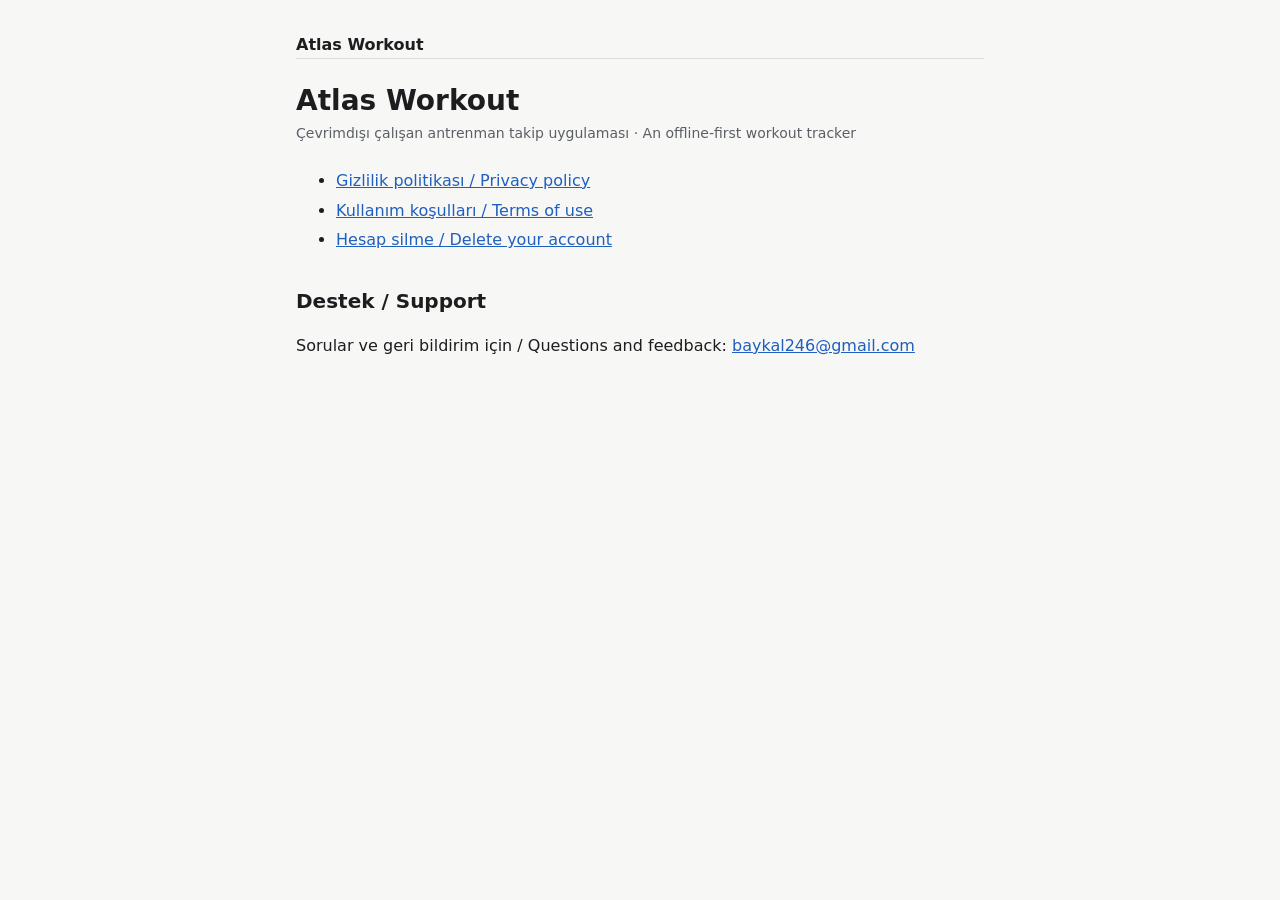
<file: site/index.html>
<!doctype html>
<html lang="tr">
<head>
  <meta charset="utf-8">
  <meta name="viewport" content="width=device-width, initial-scale=1">
  <title>Atlas Workout</title>
  <link rel="stylesheet" href="style.css">
</head>
<body>
<main>
  <header>
    <a class="brand" href="index.html">Atlas Workout</a>
  </header>
  <h1>Atlas Workout</h1>
  <p class="meta">Çevrimdışı çalışan antrenman takip uygulaması · An offline-first workout tracker</p>
  <ul>
    <li><a href="privacy.html">Gizlilik politikası / Privacy policy</a></li>
    <li><a href="terms.html">Kullanım koşulları / Terms of use</a></li>
    <li><a href="delete-account.html">Hesap silme / Delete your account</a></li>
  </ul>
  <h2>Destek / Support</h2>
  <p>Sorular ve geri bildirim için / Questions and feedback:
    <a href="mailto:baykal246@gmail.com">baykal246@gmail.com</a></p>
</main>
</body>
</html>
</file>
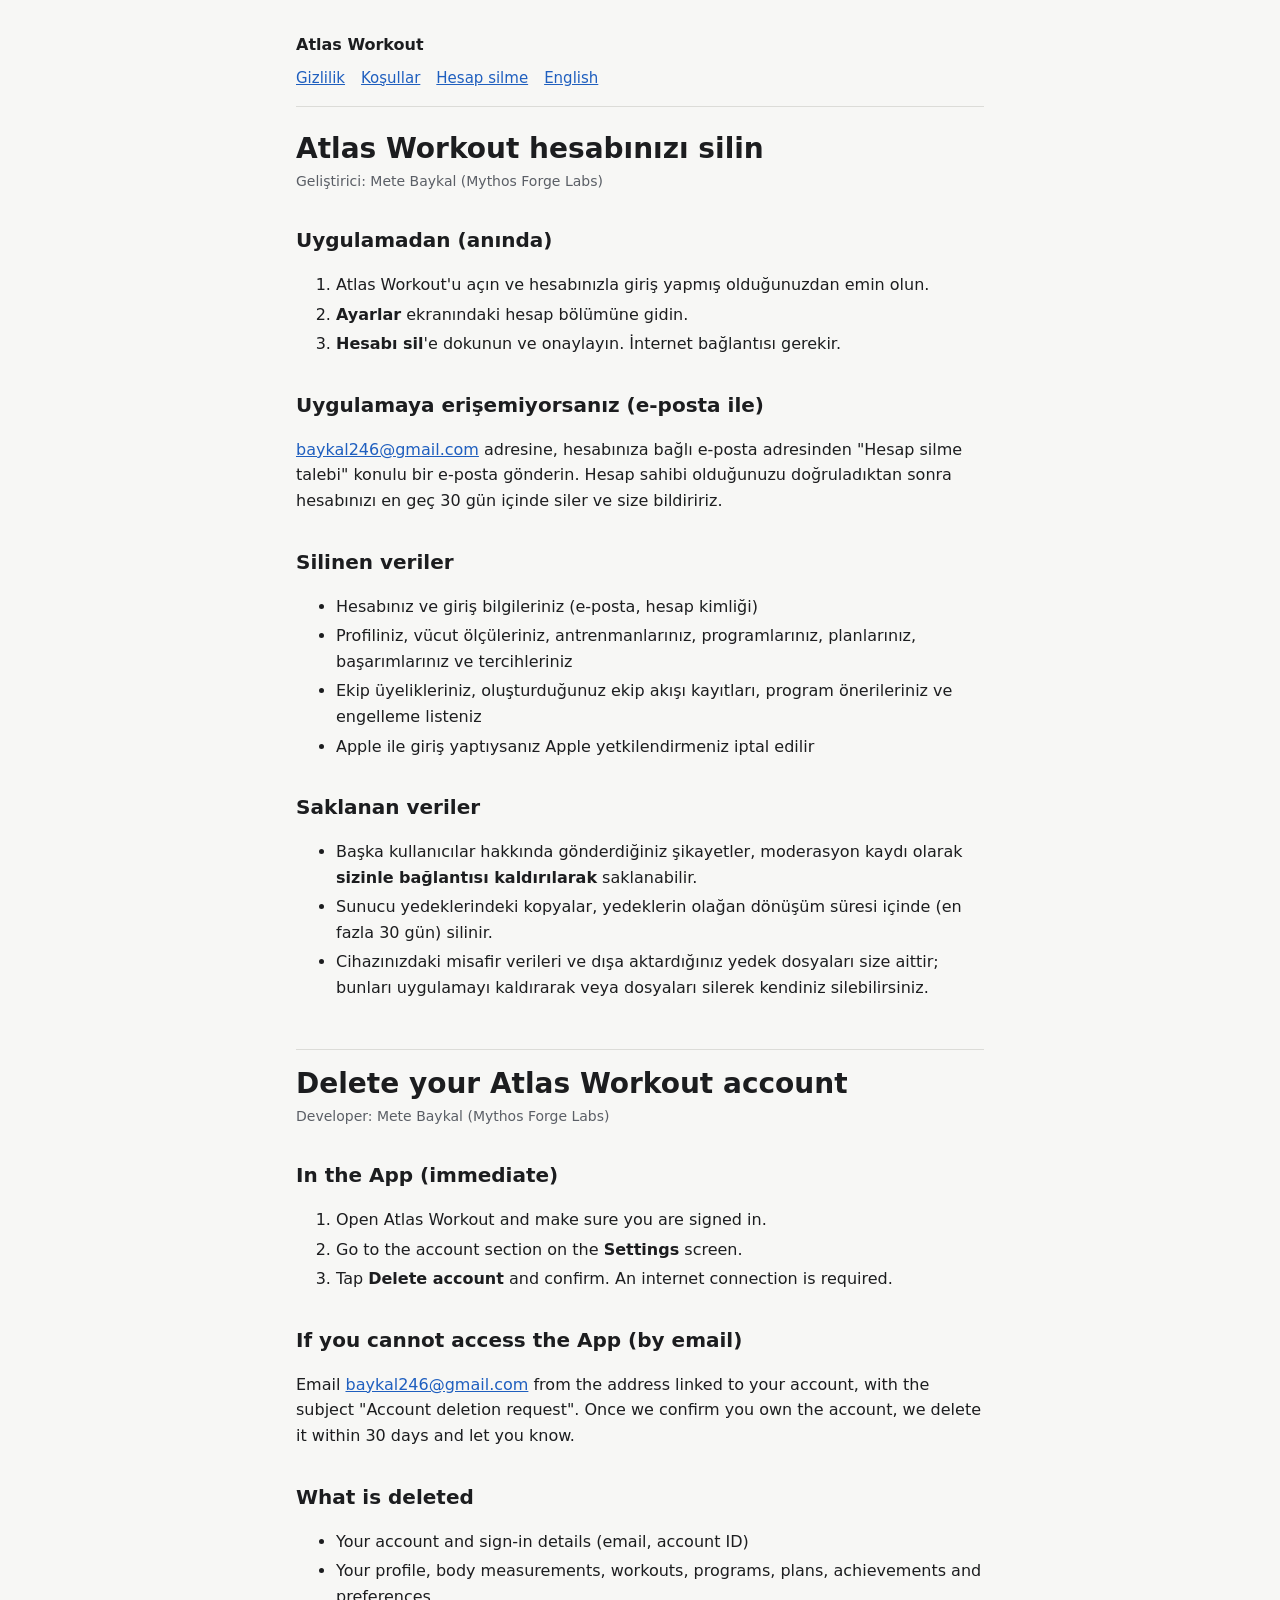
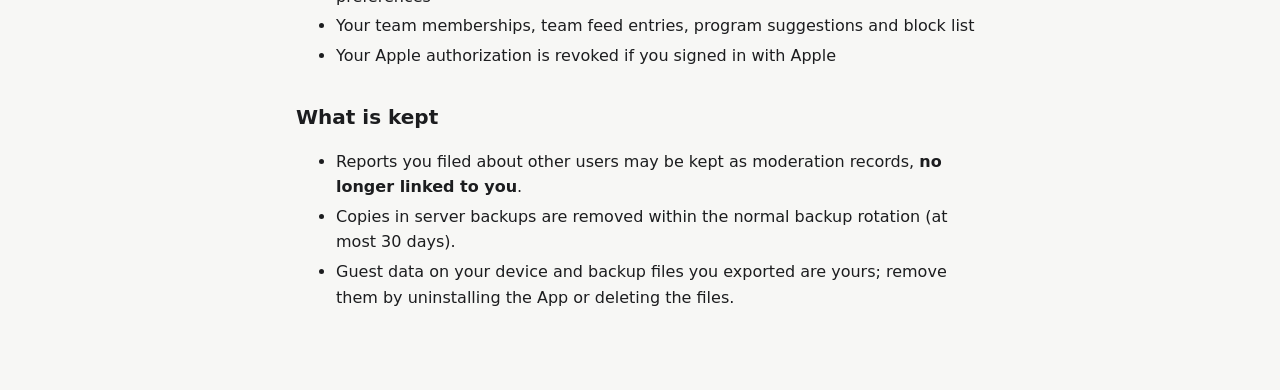
<file: site/delete-account.html>
<!doctype html>
<html lang="tr">
<head>
  <meta charset="utf-8">
  <meta name="viewport" content="width=device-width, initial-scale=1">
  <title>Hesap Silme · Atlas Workout</title>
  <link rel="stylesheet" href="style.css">
</head>
<body>
<main>
  <header>
    <a class="brand" href="index.html">Atlas Workout</a>
    <nav>
      <a href="privacy.html">Gizlilik</a>
      <a href="terms.html">Koşullar</a>
      <a href="delete-account.html">Hesap silme</a>
      <a href="#en">English</a>
    </nav>
  </header>

  <h1>Atlas Workout hesabınızı silin</h1>
  <p class="meta">Geliştirici: Mete Baykal (Mythos Forge Labs)</p>

  <h2>Uygulamadan (anında)</h2>
  <ol>
    <li>Atlas Workout'u açın ve hesabınızla giriş yapmış olduğunuzdan emin olun.</li>
    <li><strong>Ayarlar</strong> ekranındaki hesap bölümüne gidin.</li>
    <li><strong>Hesabı sil</strong>'e dokunun ve onaylayın. İnternet bağlantısı gerekir.</li>
  </ol>

  <h2>Uygulamaya erişemiyorsanız (e-posta ile)</h2>
  <p><a href="mailto:baykal246@gmail.com?subject=Hesap%20silme%20talebi">baykal246@gmail.com</a>
  adresine, hesabınıza bağlı e-posta adresinden "Hesap silme talebi" konulu
  bir e-posta gönderin. Hesap sahibi olduğunuzu doğruladıktan sonra
  hesabınızı en geç 30 gün içinde siler ve size bildiririz.</p>

  <h2>Silinen veriler</h2>
  <ul>
    <li>Hesabınız ve giriş bilgileriniz (e-posta, hesap kimliği)</li>
    <li>Profiliniz, vücut ölçüleriniz, antrenmanlarınız, programlarınız,
    planlarınız, başarımlarınız ve tercihleriniz</li>
    <li>Ekip üyelikleriniz, oluşturduğunuz ekip akışı kayıtları, program
    önerileriniz ve engelleme listeniz</li>
    <li>Apple ile giriş yaptıysanız Apple yetkilendirmeniz iptal edilir</li>
  </ul>

  <h2>Saklanan veriler</h2>
  <ul>
    <li>Başka kullanıcılar hakkında gönderdiğiniz şikayetler, moderasyon
    kaydı olarak <strong>sizinle bağlantısı kaldırılarak</strong> saklanabilir.</li>
    <li>Sunucu yedeklerindeki kopyalar, yedeklerin olağan dönüşüm süresi
    içinde (en fazla 30 gün) silinir.</li>
    <li>Cihazınızdaki misafir verileri ve dışa aktardığınız yedek dosyaları
    size aittir; bunları uygulamayı kaldırarak veya dosyaları silerek
    kendiniz silebilirsiniz.</li>
  </ul>

  <section class="lang" id="en" lang="en">
    <h1>Delete your Atlas Workout account</h1>
    <p class="meta">Developer: Mete Baykal (Mythos Forge Labs)</p>

    <h2>In the App (immediate)</h2>
    <ol>
      <li>Open Atlas Workout and make sure you are signed in.</li>
      <li>Go to the account section on the <strong>Settings</strong> screen.</li>
      <li>Tap <strong>Delete account</strong> and confirm. An internet
      connection is required.</li>
    </ol>

    <h2>If you cannot access the App (by email)</h2>
    <p>Email <a href="mailto:baykal246@gmail.com?subject=Account%20deletion%20request">baykal246@gmail.com</a>
    from the address linked to your account, with the subject "Account
    deletion request". Once we confirm you own the account, we delete it
    within 30 days and let you know.</p>

    <h2>What is deleted</h2>
    <ul>
      <li>Your account and sign-in details (email, account ID)</li>
      <li>Your profile, body measurements, workouts, programs, plans,
      achievements and preferences</li>
      <li>Your team memberships, team feed entries, program suggestions and
      block list</li>
      <li>Your Apple authorization is revoked if you signed in with Apple</li>
    </ul>

    <h2>What is kept</h2>
    <ul>
      <li>Reports you filed about other users may be kept as moderation
      records, <strong>no longer linked to you</strong>.</li>
      <li>Copies in server backups are removed within the normal backup
      rotation (at most 30 days).</li>
      <li>Guest data on your device and backup files you exported are yours;
      remove them by uninstalling the App or deleting the files.</li>
    </ul>
  </section>
</main>
</body>
</html>
</file>
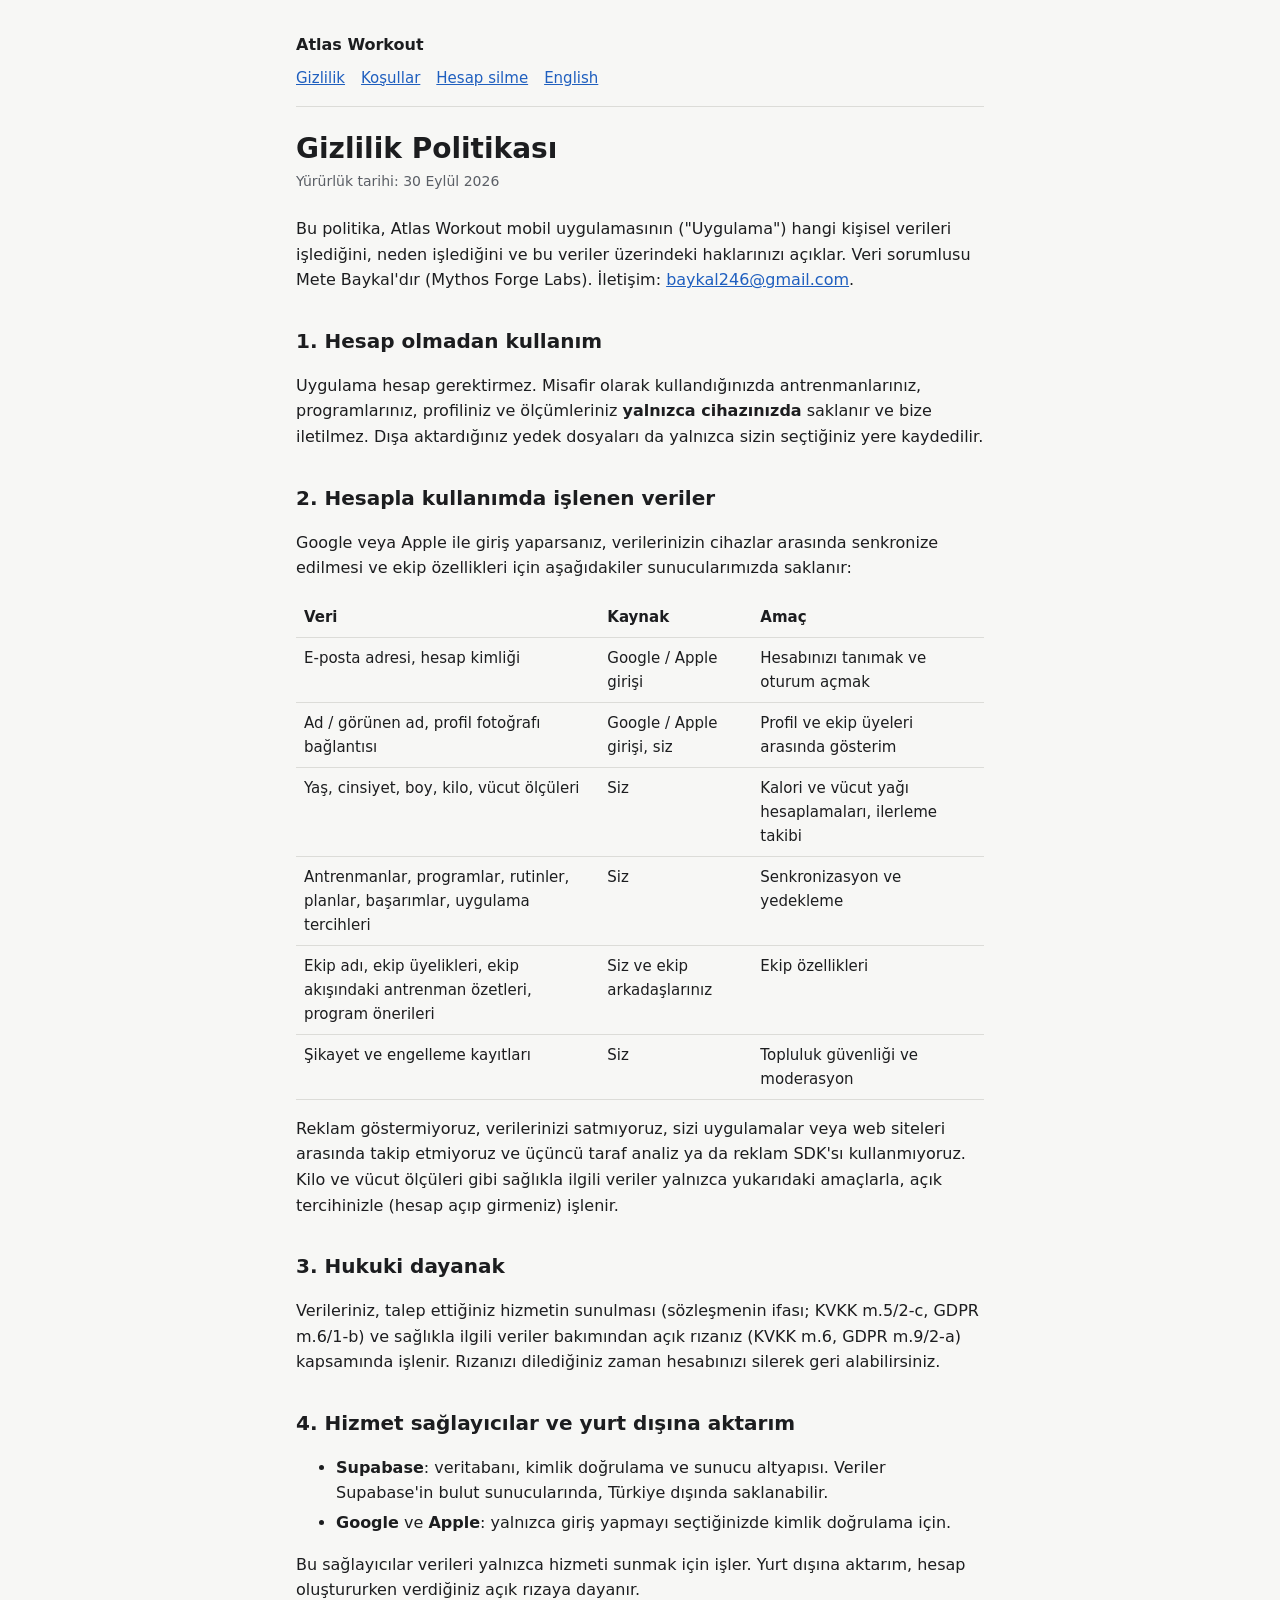
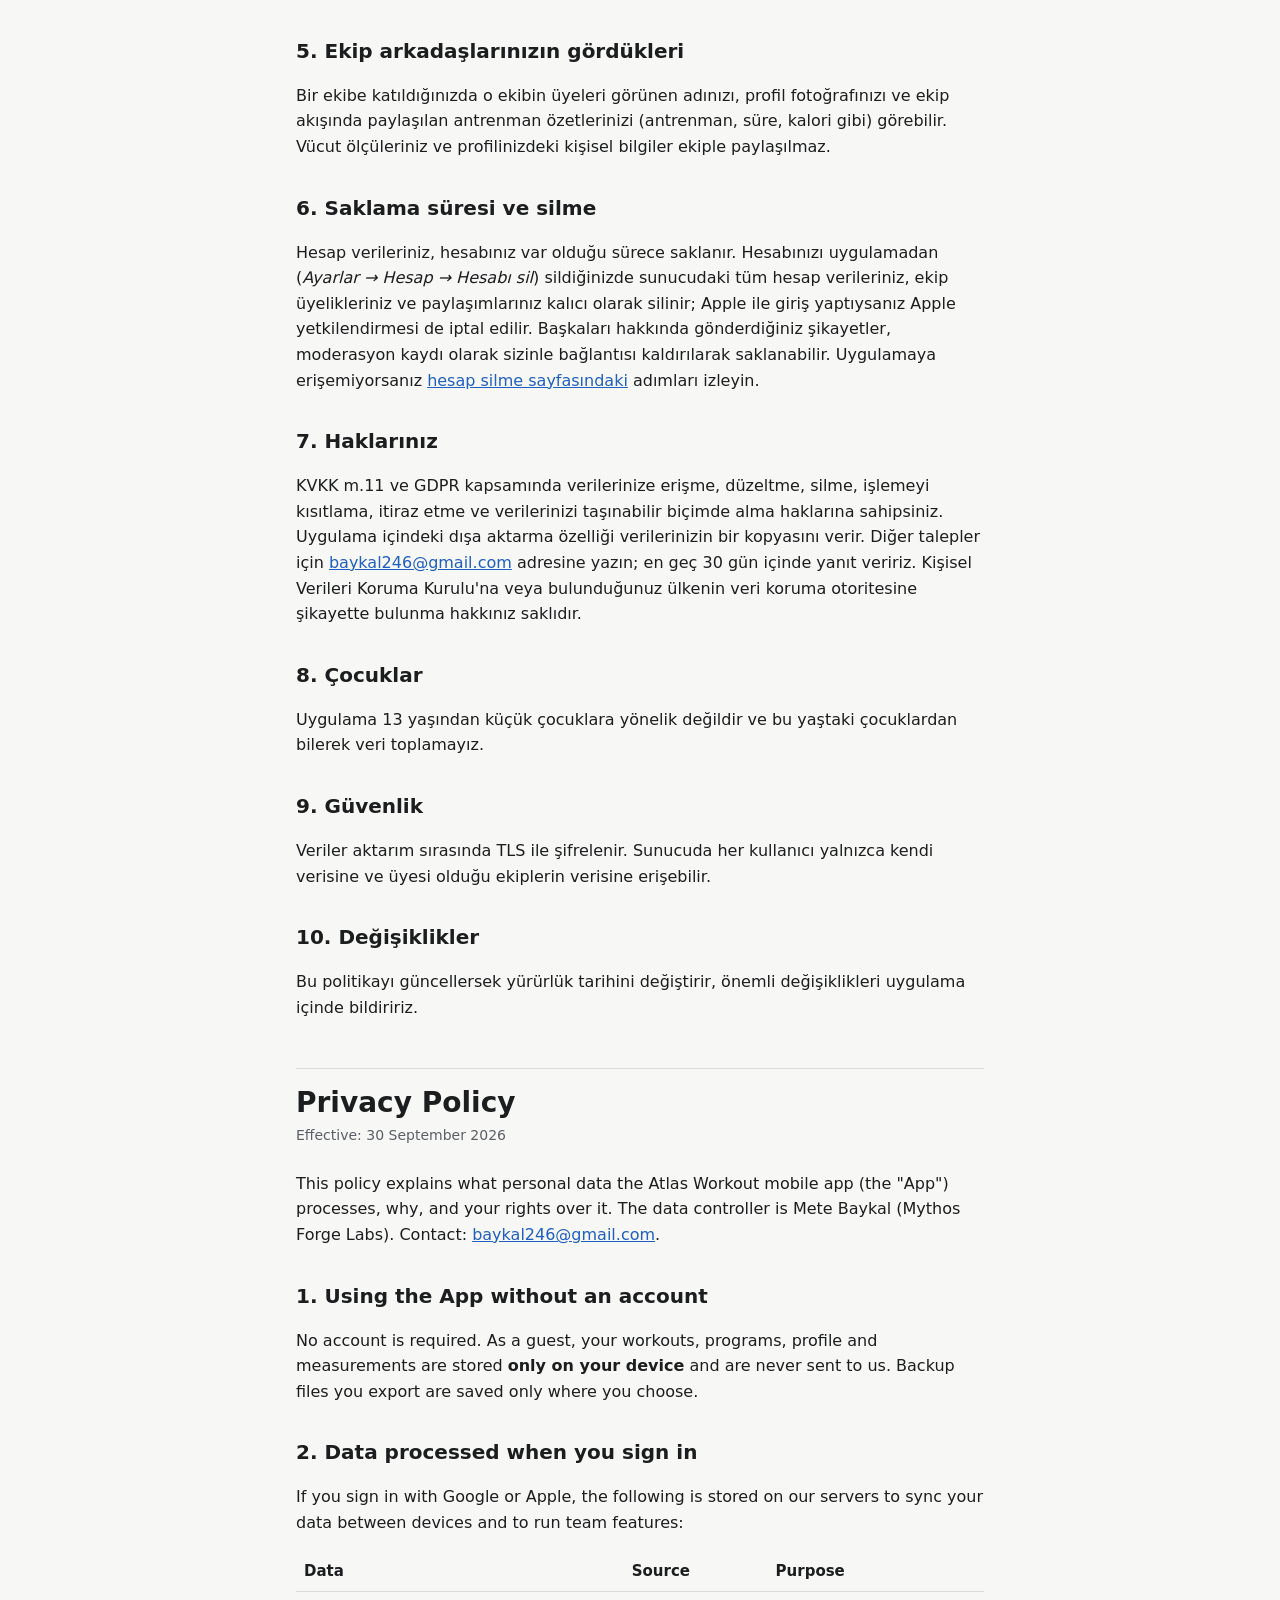
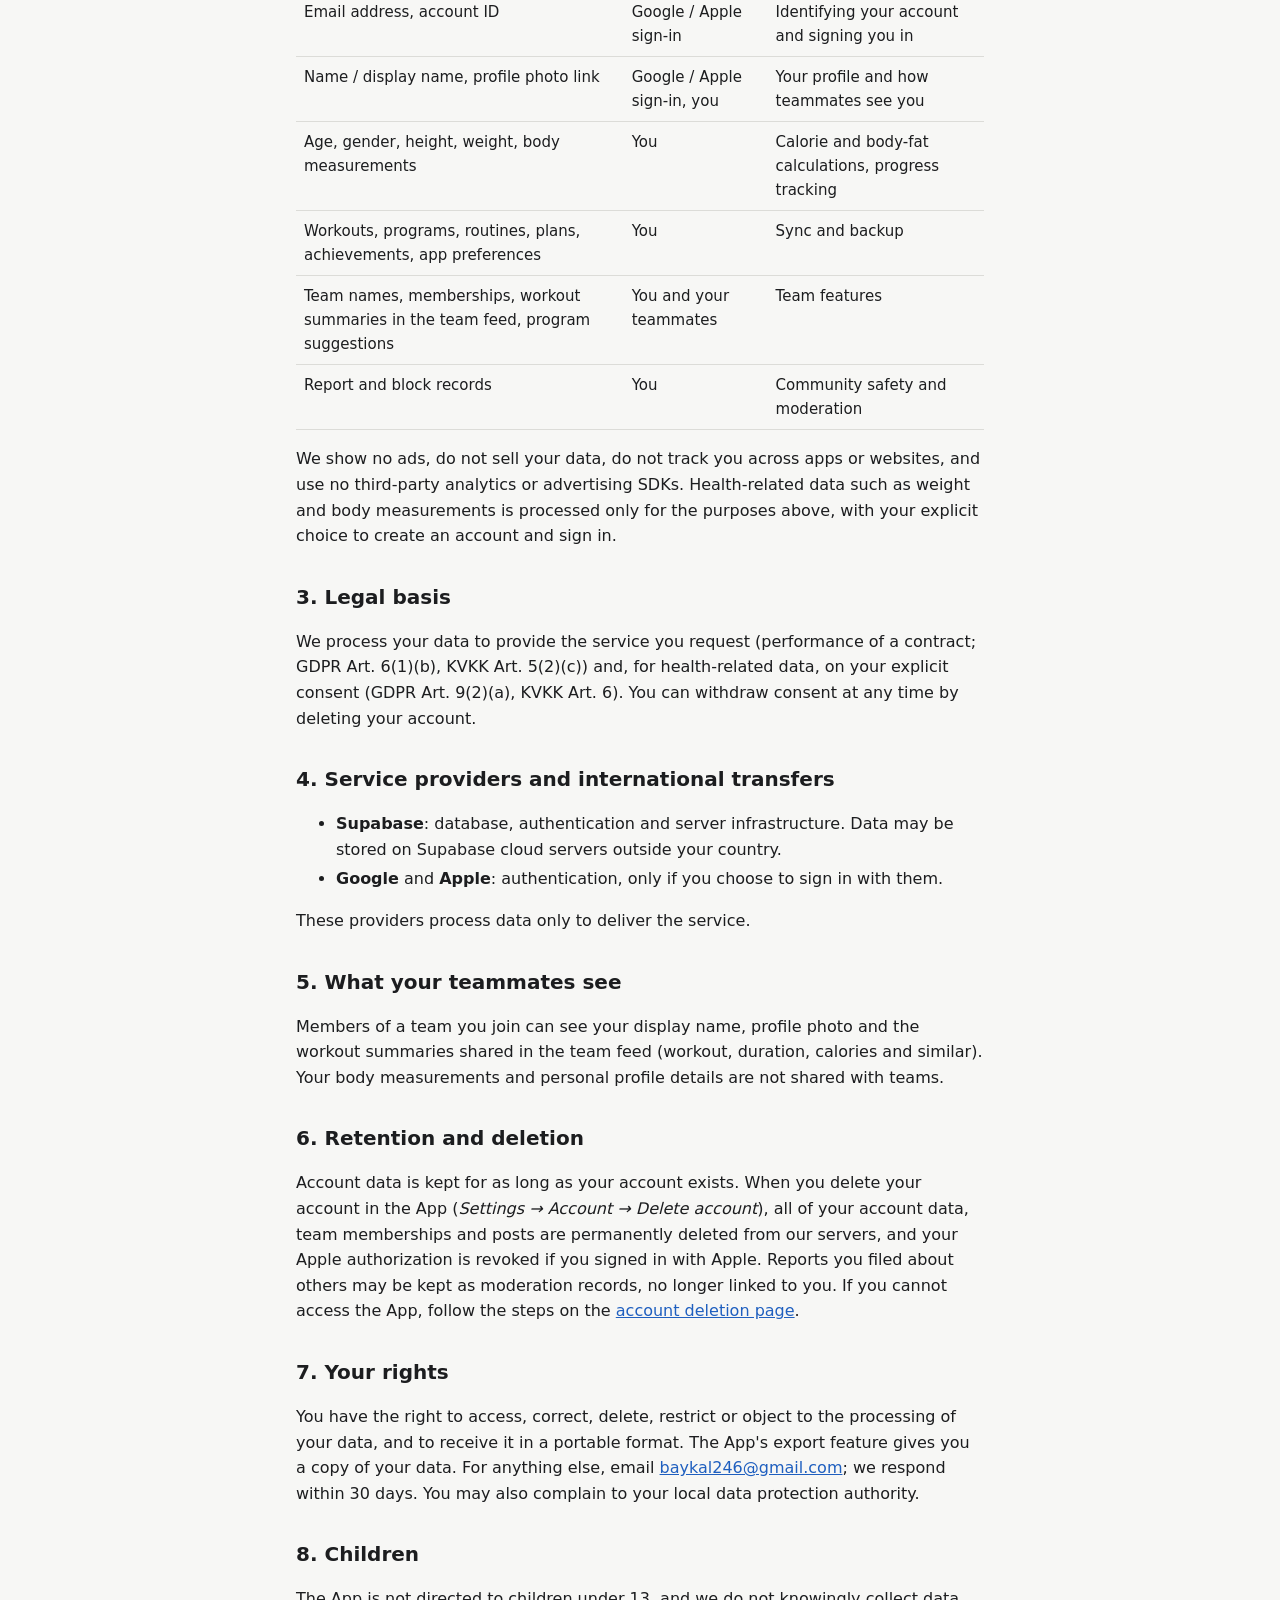
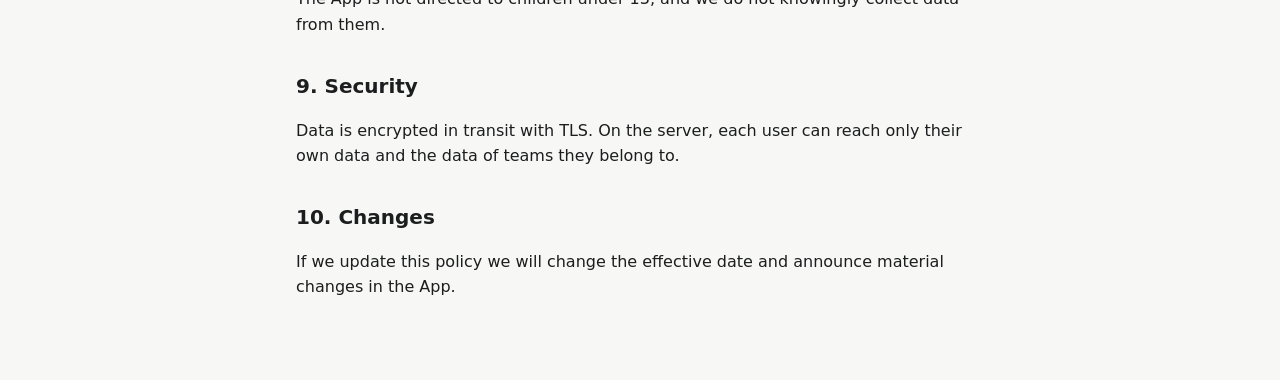
<file: site/privacy.html>
<!doctype html>
<html lang="tr">
<head>
  <meta charset="utf-8">
  <meta name="viewport" content="width=device-width, initial-scale=1">
  <title>Gizlilik Politikası · Atlas Workout</title>
  <link rel="stylesheet" href="style.css">
</head>
<body>
<main>
  <header>
    <a class="brand" href="index.html">Atlas Workout</a>
    <nav>
      <a href="privacy.html">Gizlilik</a>
      <a href="terms.html">Koşullar</a>
      <a href="delete-account.html">Hesap silme</a>
      <a href="#en">English</a>
    </nav>
  </header>

  <h1>Gizlilik Politikası</h1>
  <p class="meta">Yürürlük tarihi: 30 Eylül 2026</p>

  <p>Bu politika, Atlas Workout mobil uygulamasının ("Uygulama") hangi
  kişisel verileri işlediğini, neden işlediğini ve bu veriler üzerindeki
  haklarınızı açıklar. Veri sorumlusu Mete Baykal'dır (Mythos Forge Labs).
  İletişim: <a href="mailto:baykal246@gmail.com">baykal246@gmail.com</a>.</p>

  <h2>1. Hesap olmadan kullanım</h2>
  <p>Uygulama hesap gerektirmez. Misafir olarak kullandığınızda
  antrenmanlarınız, programlarınız, profiliniz ve ölçümleriniz
  <strong>yalnızca cihazınızda</strong> saklanır ve bize iletilmez.
  Dışa aktardığınız yedek dosyaları da yalnızca sizin seçtiğiniz yere
  kaydedilir.</p>

  <h2>2. Hesapla kullanımda işlenen veriler</h2>
  <p>Google veya Apple ile giriş yaparsanız, verilerinizin cihazlar arasında
  senkronize edilmesi ve ekip özellikleri için aşağıdakiler sunucularımızda
  saklanır:</p>
  <table>
    <tr><th>Veri</th><th>Kaynak</th><th>Amaç</th></tr>
    <tr><td>E-posta adresi, hesap kimliği</td><td>Google / Apple girişi</td><td>Hesabınızı tanımak ve oturum açmak</td></tr>
    <tr><td>Ad / görünen ad, profil fotoğrafı bağlantısı</td><td>Google / Apple girişi, siz</td><td>Profil ve ekip üyeleri arasında gösterim</td></tr>
    <tr><td>Yaş, cinsiyet, boy, kilo, vücut ölçüleri</td><td>Siz</td><td>Kalori ve vücut yağı hesaplamaları, ilerleme takibi</td></tr>
    <tr><td>Antrenmanlar, programlar, rutinler, planlar, başarımlar, uygulama tercihleri</td><td>Siz</td><td>Senkronizasyon ve yedekleme</td></tr>
    <tr><td>Ekip adı, ekip üyelikleri, ekip akışındaki antrenman özetleri, program önerileri</td><td>Siz ve ekip arkadaşlarınız</td><td>Ekip özellikleri</td></tr>
    <tr><td>Şikayet ve engelleme kayıtları</td><td>Siz</td><td>Topluluk güvenliği ve moderasyon</td></tr>
  </table>
  <p>Reklam göstermiyoruz, verilerinizi satmıyoruz, sizi uygulamalar veya
  web siteleri arasında takip etmiyoruz ve üçüncü taraf analiz ya da
  reklam SDK'sı kullanmıyoruz. Kilo ve vücut ölçüleri gibi sağlıkla ilgili
  veriler yalnızca yukarıdaki amaçlarla, açık tercihinizle (hesap açıp
  girmeniz) işlenir.</p>

  <h2>3. Hukuki dayanak</h2>
  <p>Verileriniz, talep ettiğiniz hizmetin sunulması (sözleşmenin ifası;
  KVKK m.5/2-c, GDPR m.6/1-b) ve sağlıkla ilgili veriler bakımından açık
  rızanız (KVKK m.6, GDPR m.9/2-a) kapsamında işlenir. Rızanızı dilediğiniz
  zaman hesabınızı silerek geri alabilirsiniz.</p>

  <h2>4. Hizmet sağlayıcılar ve yurt dışına aktarım</h2>
  <ul>
    <li><strong>Supabase</strong>: veritabanı, kimlik doğrulama ve sunucu
    altyapısı. Veriler Supabase'in bulut sunucularında, Türkiye dışında
    saklanabilir.</li>
    <li><strong>Google</strong> ve <strong>Apple</strong>: yalnızca giriş
    yapmayı seçtiğinizde kimlik doğrulama için.</li>
  </ul>
  <p>Bu sağlayıcılar verileri yalnızca hizmeti sunmak için işler. Yurt
  dışına aktarım, hesap oluştururken verdiğiniz açık rızaya dayanır.</p>

  <h2>5. Ekip arkadaşlarınızın gördükleri</h2>
  <p>Bir ekibe katıldığınızda o ekibin üyeleri görünen adınızı, profil
  fotoğrafınızı ve ekip akışında paylaşılan antrenman özetlerinizi
  (antrenman, süre, kalori gibi) görebilir. Vücut ölçüleriniz ve
  profilinizdeki kişisel bilgiler ekiple paylaşılmaz.</p>

  <h2>6. Saklama süresi ve silme</h2>
  <p>Hesap verileriniz, hesabınız var olduğu sürece saklanır. Hesabınızı
  uygulamadan (<em>Ayarlar → Hesap → Hesabı sil</em>) sildiğinizde
  sunucudaki tüm hesap verileriniz, ekip üyelikleriniz ve paylaşımlarınız
  kalıcı olarak silinir; Apple ile giriş yaptıysanız Apple yetkilendirmesi
  de iptal edilir. Başkaları hakkında gönderdiğiniz şikayetler, moderasyon
  kaydı olarak sizinle bağlantısı kaldırılarak saklanabilir. Uygulamaya
  erişemiyorsanız <a href="delete-account.html">hesap silme sayfasındaki</a>
  adımları izleyin.</p>

  <h2>7. Haklarınız</h2>
  <p>KVKK m.11 ve GDPR kapsamında verilerinize erişme, düzeltme, silme,
  işlemeyi kısıtlama, itiraz etme ve verilerinizi taşınabilir biçimde
  alma haklarına sahipsiniz. Uygulama içindeki dışa aktarma özelliği
  verilerinizin bir kopyasını verir. Diğer talepler için
  <a href="mailto:baykal246@gmail.com">baykal246@gmail.com</a> adresine yazın; en geç
  30 gün içinde yanıt veririz. Kişisel Verileri Koruma Kurulu'na veya
  bulunduğunuz ülkenin veri koruma otoritesine şikayette bulunma hakkınız
  saklıdır.</p>

  <h2>8. Çocuklar</h2>
  <p>Uygulama 13 yaşından küçük çocuklara yönelik değildir ve bu yaştaki
  çocuklardan bilerek veri toplamayız.</p>

  <h2>9. Güvenlik</h2>
  <p>Veriler aktarım sırasında TLS ile şifrelenir. Sunucuda her kullanıcı
  yalnızca kendi verisine ve üyesi olduğu ekiplerin verisine erişebilir.</p>

  <h2>10. Değişiklikler</h2>
  <p>Bu politikayı güncellersek yürürlük tarihini değiştirir, önemli
  değişiklikleri uygulama içinde bildiririz.</p>

  <section class="lang" id="en" lang="en">
    <h1>Privacy Policy</h1>
    <p class="meta">Effective: 30 September 2026</p>

    <p>This policy explains what personal data the Atlas Workout mobile app
    (the "App") processes, why, and your rights over it. The data controller
    is Mete Baykal (Mythos Forge Labs). Contact:
    <a href="mailto:baykal246@gmail.com">baykal246@gmail.com</a>.</p>

    <h2>1. Using the App without an account</h2>
    <p>No account is required. As a guest, your workouts, programs, profile
    and measurements are stored <strong>only on your device</strong> and are
    never sent to us. Backup files you export are saved only where you
    choose.</p>

    <h2>2. Data processed when you sign in</h2>
    <p>If you sign in with Google or Apple, the following is stored on our
    servers to sync your data between devices and to run team features:</p>
    <table>
      <tr><th>Data</th><th>Source</th><th>Purpose</th></tr>
      <tr><td>Email address, account ID</td><td>Google / Apple sign-in</td><td>Identifying your account and signing you in</td></tr>
      <tr><td>Name / display name, profile photo link</td><td>Google / Apple sign-in, you</td><td>Your profile and how teammates see you</td></tr>
      <tr><td>Age, gender, height, weight, body measurements</td><td>You</td><td>Calorie and body-fat calculations, progress tracking</td></tr>
      <tr><td>Workouts, programs, routines, plans, achievements, app preferences</td><td>You</td><td>Sync and backup</td></tr>
      <tr><td>Team names, memberships, workout summaries in the team feed, program suggestions</td><td>You and your teammates</td><td>Team features</td></tr>
      <tr><td>Report and block records</td><td>You</td><td>Community safety and moderation</td></tr>
    </table>
    <p>We show no ads, do not sell your data, do not track you across apps
    or websites, and use no third-party analytics or advertising SDKs.
    Health-related data such as weight and body measurements is processed
    only for the purposes above, with your explicit choice to create an
    account and sign in.</p>

    <h2>3. Legal basis</h2>
    <p>We process your data to provide the service you request (performance
    of a contract; GDPR Art. 6(1)(b), KVKK Art. 5(2)(c)) and, for
    health-related data, on your explicit consent (GDPR Art. 9(2)(a), KVKK
    Art. 6). You can withdraw consent at any time by deleting your
    account.</p>

    <h2>4. Service providers and international transfers</h2>
    <ul>
      <li><strong>Supabase</strong>: database, authentication and server
      infrastructure. Data may be stored on Supabase cloud servers outside
      your country.</li>
      <li><strong>Google</strong> and <strong>Apple</strong>: authentication,
      only if you choose to sign in with them.</li>
    </ul>
    <p>These providers process data only to deliver the service.</p>

    <h2>5. What your teammates see</h2>
    <p>Members of a team you join can see your display name, profile photo
    and the workout summaries shared in the team feed (workout, duration,
    calories and similar). Your body measurements and personal profile
    details are not shared with teams.</p>

    <h2>6. Retention and deletion</h2>
    <p>Account data is kept for as long as your account exists. When you
    delete your account in the App (<em>Settings → Account → Delete
    account</em>), all of your account data, team memberships and posts are
    permanently deleted from our servers, and your Apple authorization is
    revoked if you signed in with Apple. Reports you filed about others may
    be kept as moderation records, no longer linked to you. If you cannot
    access the App, follow the steps on the
    <a href="delete-account.html">account deletion page</a>.</p>

    <h2>7. Your rights</h2>
    <p>You have the right to access, correct, delete, restrict or object to
    the processing of your data, and to receive it in a portable format. The
    App's export feature gives you a copy of your data. For anything else,
    email <a href="mailto:baykal246@gmail.com">baykal246@gmail.com</a>; we respond within
    30 days. You may also complain to your local data protection
    authority.</p>

    <h2>8. Children</h2>
    <p>The App is not directed to children under 13, and we do not knowingly
    collect data from them.</p>

    <h2>9. Security</h2>
    <p>Data is encrypted in transit with TLS. On the server, each user can
    reach only their own data and the data of teams they belong to.</p>

    <h2>10. Changes</h2>
    <p>If we update this policy we will change the effective date and
    announce material changes in the App.</p>
  </section>
</main>
</body>
</html>
</file>
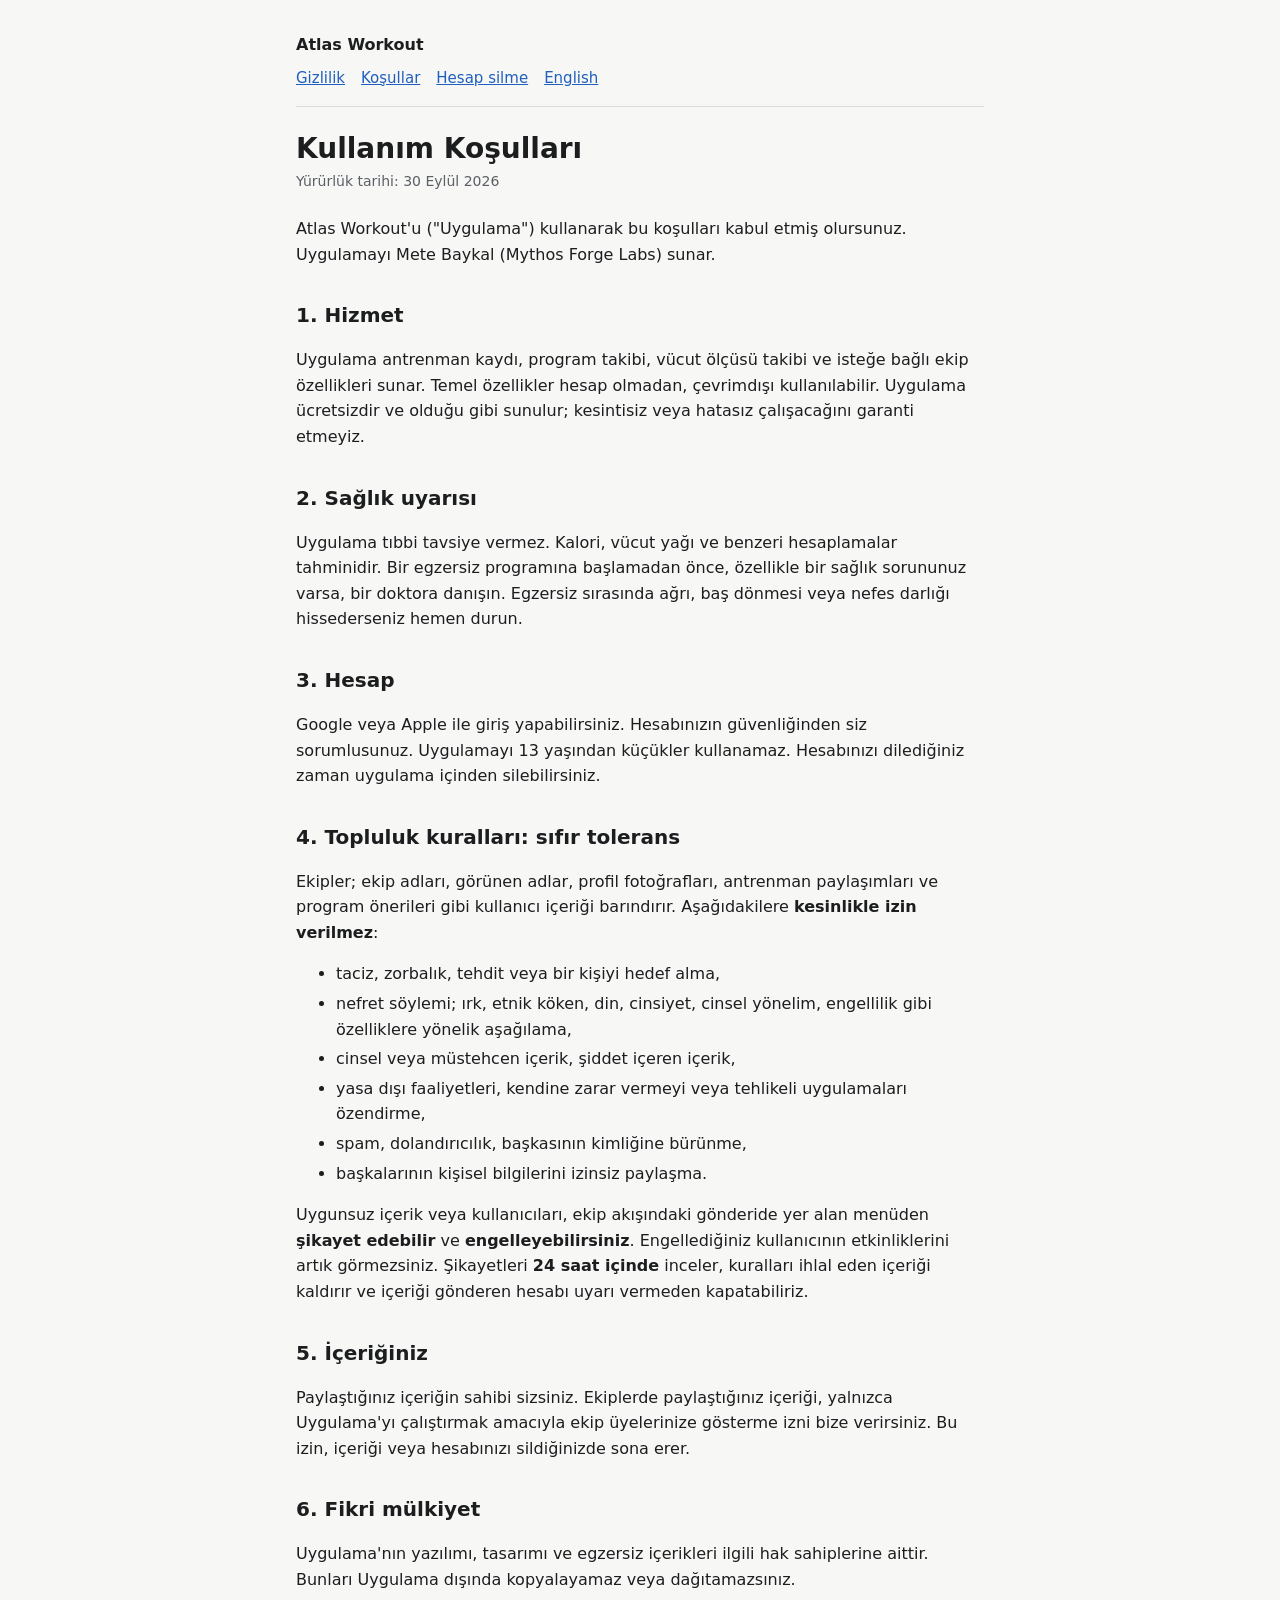
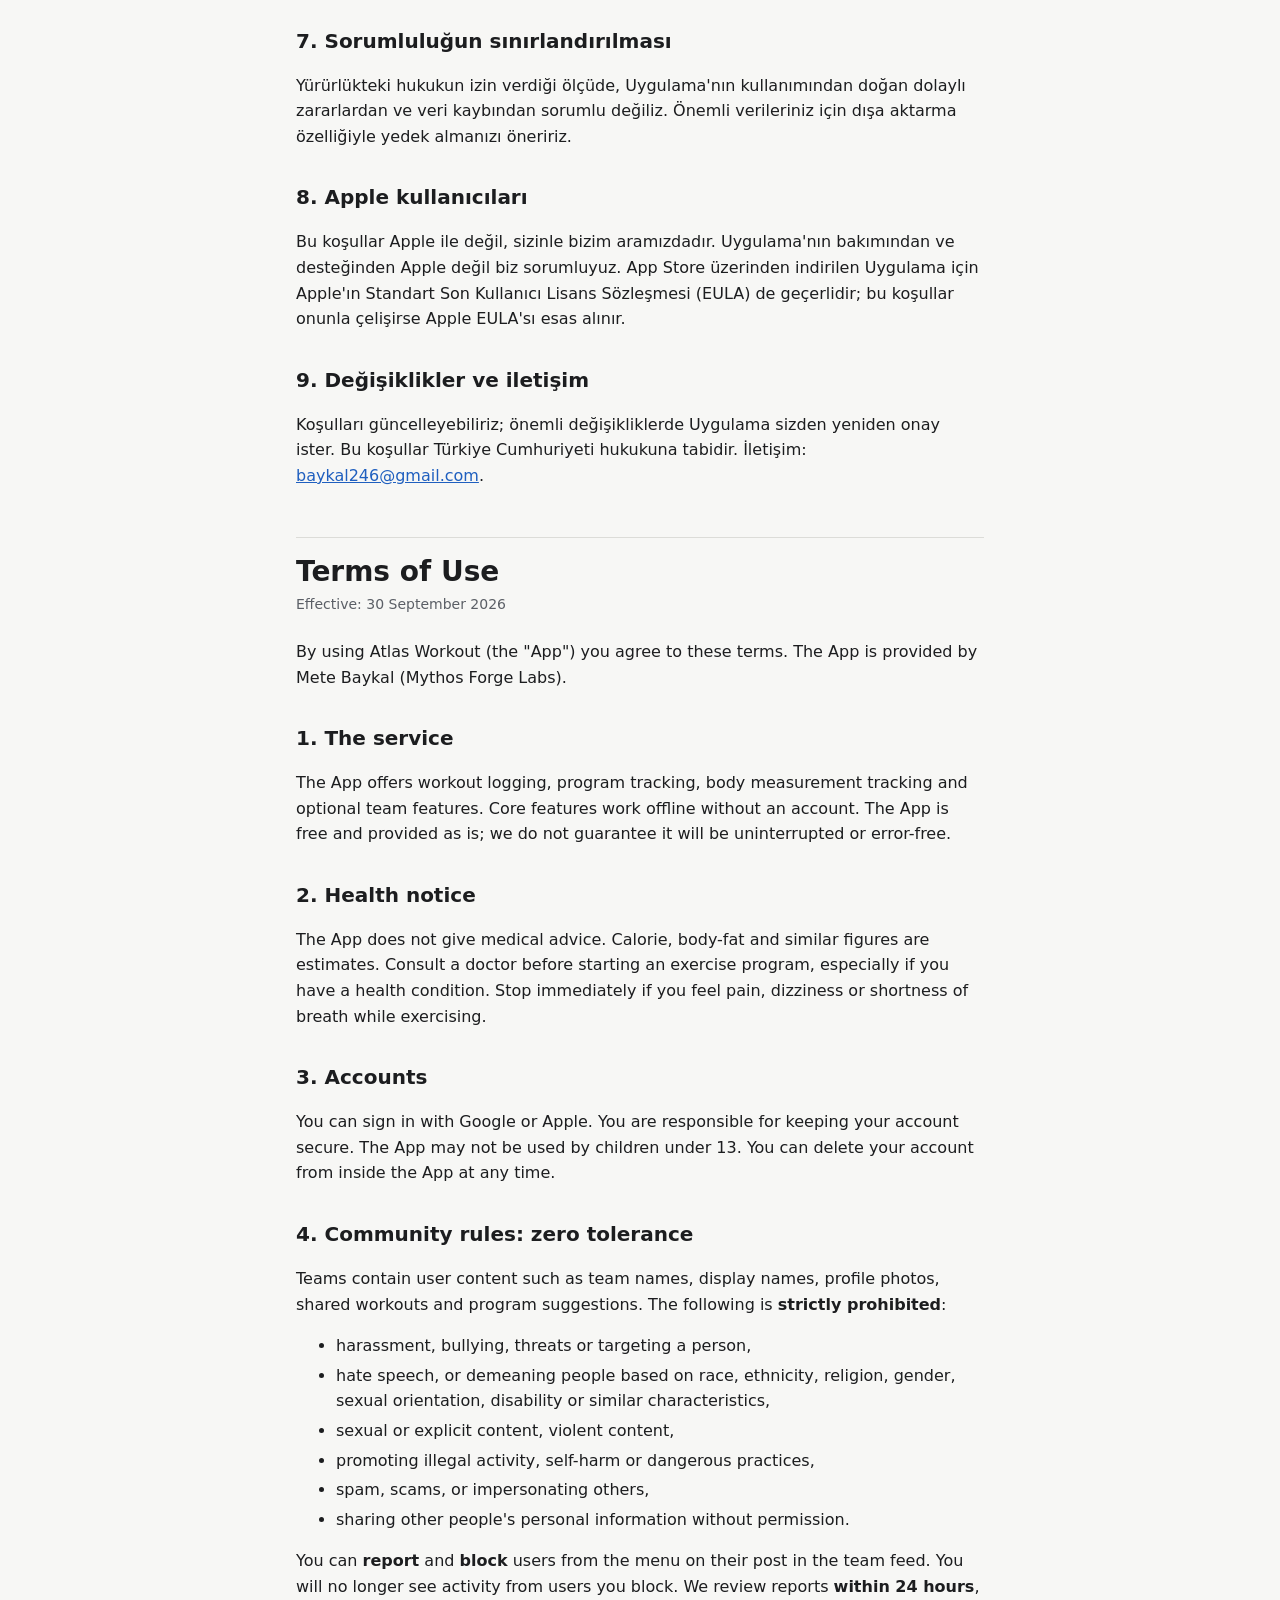
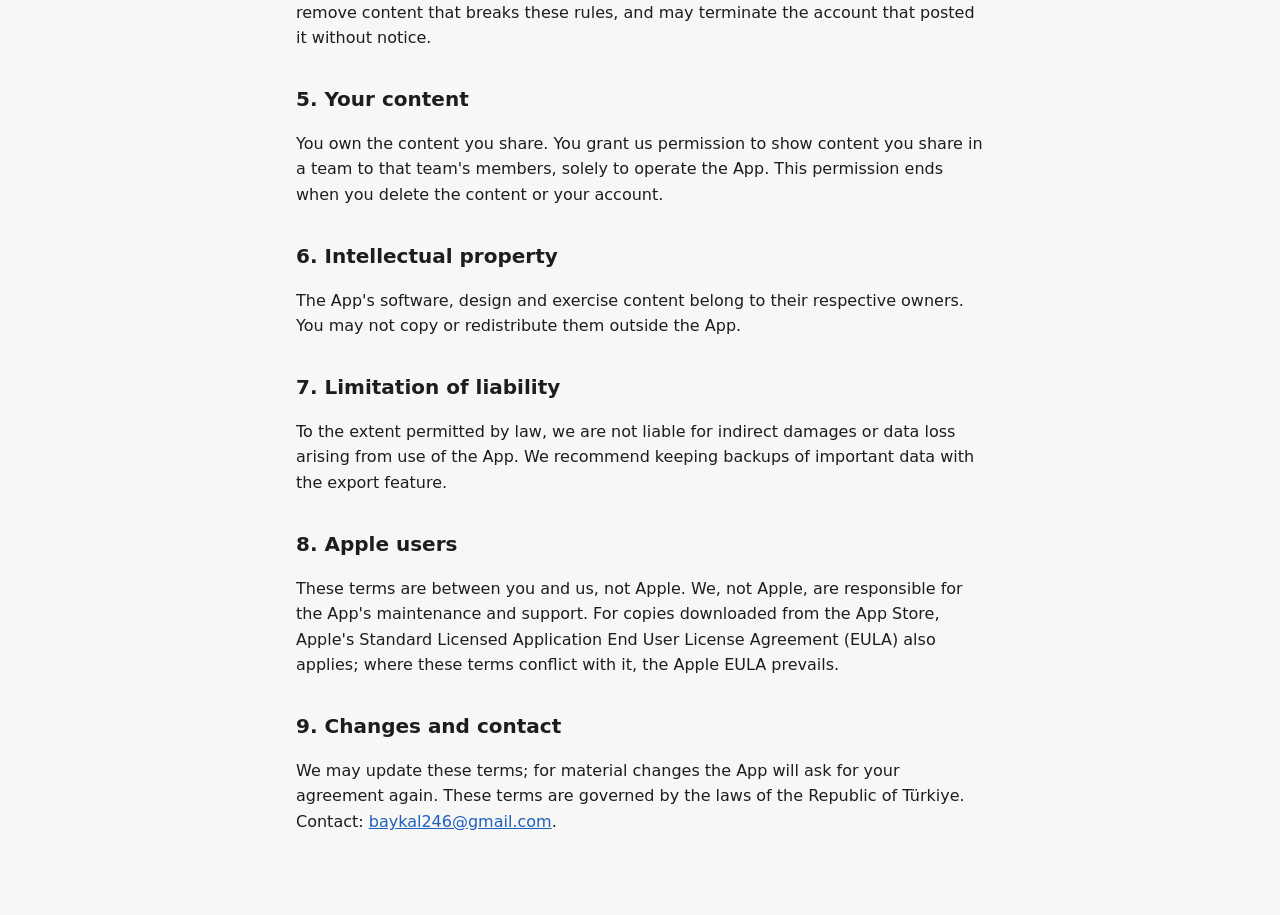
<file: site/terms.html>
<!doctype html>
<html lang="tr">
<head>
  <meta charset="utf-8">
  <meta name="viewport" content="width=device-width, initial-scale=1">
  <title>Kullanım Koşulları · Atlas Workout</title>
  <link rel="stylesheet" href="style.css">
</head>
<body>
<main>
  <header>
    <a class="brand" href="index.html">Atlas Workout</a>
    <nav>
      <a href="privacy.html">Gizlilik</a>
      <a href="terms.html">Koşullar</a>
      <a href="delete-account.html">Hesap silme</a>
      <a href="#en">English</a>
    </nav>
  </header>

  <h1>Kullanım Koşulları</h1>
  <p class="meta">Yürürlük tarihi: 30 Eylül 2026</p>

  <p>Atlas Workout'u ("Uygulama") kullanarak bu koşulları kabul etmiş
  olursunuz. Uygulamayı Mete Baykal (Mythos Forge Labs) sunar.</p>

  <h2>1. Hizmet</h2>
  <p>Uygulama antrenman kaydı, program takibi, vücut ölçüsü takibi ve
  isteğe bağlı ekip özellikleri sunar. Temel özellikler hesap olmadan,
  çevrimdışı kullanılabilir. Uygulama ücretsizdir ve olduğu gibi sunulur;
  kesintisiz veya hatasız çalışacağını garanti etmeyiz.</p>

  <h2>2. Sağlık uyarısı</h2>
  <p>Uygulama tıbbi tavsiye vermez. Kalori, vücut yağı ve benzeri
  hesaplamalar tahminidir. Bir egzersiz programına başlamadan önce,
  özellikle bir sağlık sorununuz varsa, bir doktora danışın. Egzersiz
  sırasında ağrı, baş dönmesi veya nefes darlığı hissederseniz hemen durun.</p>

  <h2>3. Hesap</h2>
  <p>Google veya Apple ile giriş yapabilirsiniz. Hesabınızın güvenliğinden
  siz sorumlusunuz. Uygulamayı 13 yaşından küçükler kullanamaz. Hesabınızı
  dilediğiniz zaman uygulama içinden silebilirsiniz.</p>

  <h2>4. Topluluk kuralları: sıfır tolerans</h2>
  <p>Ekipler; ekip adları, görünen adlar, profil fotoğrafları, antrenman
  paylaşımları ve program önerileri gibi kullanıcı içeriği barındırır.
  Aşağıdakilere <strong>kesinlikle izin verilmez</strong>:</p>
  <ul>
    <li>taciz, zorbalık, tehdit veya bir kişiyi hedef alma,</li>
    <li>nefret söylemi; ırk, etnik köken, din, cinsiyet, cinsel yönelim,
    engellilik gibi özelliklere yönelik aşağılama,</li>
    <li>cinsel veya müstehcen içerik, şiddet içeren içerik,</li>
    <li>yasa dışı faaliyetleri, kendine zarar vermeyi veya tehlikeli
    uygulamaları özendirme,</li>
    <li>spam, dolandırıcılık, başkasının kimliğine bürünme,</li>
    <li>başkalarının kişisel bilgilerini izinsiz paylaşma.</li>
  </ul>
  <p>Uygunsuz içerik veya kullanıcıları, ekip akışındaki gönderide yer alan
  menüden <strong>şikayet edebilir</strong> ve <strong>engelleyebilirsiniz</strong>.
  Engellediğiniz kullanıcının etkinliklerini artık görmezsiniz. Şikayetleri
  <strong>24 saat içinde</strong> inceler, kuralları ihlal eden içeriği
  kaldırır ve içeriği gönderen hesabı uyarı vermeden kapatabiliriz.</p>

  <h2>5. İçeriğiniz</h2>
  <p>Paylaştığınız içeriğin sahibi sizsiniz. Ekiplerde paylaştığınız
  içeriği, yalnızca Uygulama'yı çalıştırmak amacıyla ekip üyelerinize
  gösterme izni bize verirsiniz. Bu izin, içeriği veya hesabınızı
  sildiğinizde sona erer.</p>

  <h2>6. Fikri mülkiyet</h2>
  <p>Uygulama'nın yazılımı, tasarımı ve egzersiz içerikleri ilgili hak
  sahiplerine aittir. Bunları Uygulama dışında kopyalayamaz veya
  dağıtamazsınız.</p>

  <h2>7. Sorumluluğun sınırlandırılması</h2>
  <p>Yürürlükteki hukukun izin verdiği ölçüde, Uygulama'nın kullanımından
  doğan dolaylı zararlardan ve veri kaybından sorumlu değiliz. Önemli
  verileriniz için dışa aktarma özelliğiyle yedek almanızı öneririz.</p>

  <h2>8. Apple kullanıcıları</h2>
  <p>Bu koşullar Apple ile değil, sizinle bizim aramızdadır. Uygulama'nın
  bakımından ve desteğinden Apple değil biz sorumluyuz. App Store üzerinden
  indirilen Uygulama için Apple'ın Standart Son Kullanıcı Lisans Sözleşmesi
  (EULA) de geçerlidir; bu koşullar onunla çelişirse Apple EULA'sı esas
  alınır.</p>

  <h2>9. Değişiklikler ve iletişim</h2>
  <p>Koşulları güncelleyebiliriz; önemli değişikliklerde Uygulama sizden
  yeniden onay ister. Bu koşullar Türkiye Cumhuriyeti hukukuna tabidir.
  İletişim: <a href="mailto:baykal246@gmail.com">baykal246@gmail.com</a>.</p>

  <section class="lang" id="en" lang="en">
    <h1>Terms of Use</h1>
    <p class="meta">Effective: 30 September 2026</p>

    <p>By using Atlas Workout (the "App") you agree to these terms. The App
    is provided by Mete Baykal (Mythos Forge Labs).</p>

    <h2>1. The service</h2>
    <p>The App offers workout logging, program tracking, body measurement
    tracking and optional team features. Core features work offline without
    an account. The App is free and provided as is; we do not guarantee it
    will be uninterrupted or error-free.</p>

    <h2>2. Health notice</h2>
    <p>The App does not give medical advice. Calorie, body-fat and similar
    figures are estimates. Consult a doctor before starting an exercise
    program, especially if you have a health condition. Stop immediately if
    you feel pain, dizziness or shortness of breath while exercising.</p>

    <h2>3. Accounts</h2>
    <p>You can sign in with Google or Apple. You are responsible for keeping
    your account secure. The App may not be used by children under 13. You
    can delete your account from inside the App at any time.</p>

    <h2>4. Community rules: zero tolerance</h2>
    <p>Teams contain user content such as team names, display names, profile
    photos, shared workouts and program suggestions. The following is
    <strong>strictly prohibited</strong>:</p>
    <ul>
      <li>harassment, bullying, threats or targeting a person,</li>
      <li>hate speech, or demeaning people based on race, ethnicity,
      religion, gender, sexual orientation, disability or similar
      characteristics,</li>
      <li>sexual or explicit content, violent content,</li>
      <li>promoting illegal activity, self-harm or dangerous practices,</li>
      <li>spam, scams, or impersonating others,</li>
      <li>sharing other people's personal information without
      permission.</li>
    </ul>
    <p>You can <strong>report</strong> and <strong>block</strong> users from
    the menu on their post in the team feed. You will no longer see activity
    from users you block. We review reports <strong>within 24 hours</strong>,
    remove content that breaks these rules, and may terminate the account
    that posted it without notice.</p>

    <h2>5. Your content</h2>
    <p>You own the content you share. You grant us permission to show
    content you share in a team to that team's members, solely to operate
    the App. This permission ends when you delete the content or your
    account.</p>

    <h2>6. Intellectual property</h2>
    <p>The App's software, design and exercise content belong to their
    respective owners. You may not copy or redistribute them outside the
    App.</p>

    <h2>7. Limitation of liability</h2>
    <p>To the extent permitted by law, we are not liable for indirect damages
    or data loss arising from use of the App. We recommend keeping backups
    of important data with the export feature.</p>

    <h2>8. Apple users</h2>
    <p>These terms are between you and us, not Apple. We, not Apple, are
    responsible for the App's maintenance and support. For copies downloaded
    from the App Store, Apple's Standard Licensed Application End User
    License Agreement (EULA) also applies; where these terms conflict with
    it, the Apple EULA prevails.</p>

    <h2>9. Changes and contact</h2>
    <p>We may update these terms; for material changes the App will ask for
    your agreement again. These terms are governed by the laws of the
    Republic of Türkiye. Contact:
    <a href="mailto:baykal246@gmail.com">baykal246@gmail.com</a>.</p>
  </section>
</main>
</body>
</html>
</file>
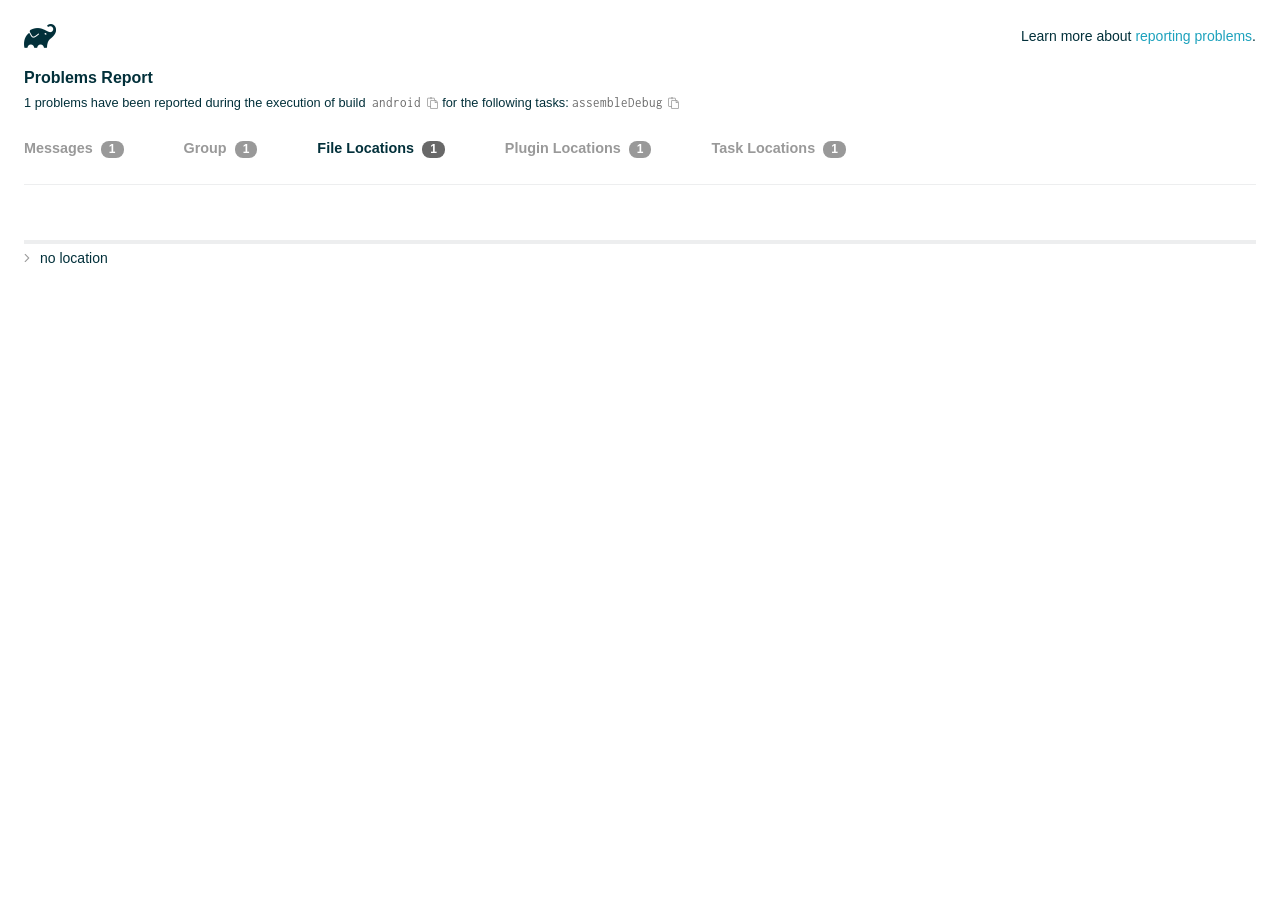
<file: android/build/reports/problems/problems-report.html>
<!DOCTYPE html>

<html lang="en">
<head>
    <!-- Required meta tags -->
    <meta charset="utf-8">
    <meta name="viewport" content="width=device-width, initial-scale=1, shrink-to-fit=no">

                    <style type="text/css">
                /*! normalize.css v7.0.0 | MIT License | github.com/necolas/normalize.css */
html {
    line-height: 1.15;
    -ms-text-size-adjust: 100%;
    -webkit-text-size-adjust: 100%
}

body {
    margin: 0
}

article, aside, footer, header, nav, section {
    display: block
}

h1 {
    font-size: 2em;
    margin: .67em 0
}

figcaption, figure, main {
    display: block
}

figure {
    margin: 1em 40px
}

hr {
    box-sizing: content-box;
    height: 0;
    overflow: visible
}

pre {
    font-family: monospace, monospace;
    font-size: 1em
}

a {
    background-color: transparent;
    -webkit-text-decoration-skip: objects
}

abbr[title] {
    border-bottom: none;
    text-decoration: underline;
    text-decoration: underline dotted
}

b, strong {
    font-weight: inherit
}

b, strong {
    font-weight: bolder
}

code, kbd, samp {
    font-family: monospace, monospace;
    font-size: 1em
}

dfn {
    font-style: italic
}

mark {
    background-color: #ff0;
    color: #000
}

small {
    font-size: 80%
}

sub, sup {
    font-size: 75%;
    line-height: 0;
    position: relative;
    vertical-align: baseline
}

sub {
    bottom: -.25em
}

sup {
    top: -.5em
}

audio, video {
    display: inline-block
}

audio:not([controls]) {
    display: none;
    height: 0
}

img {
    border-style: none
}

svg:not(:root) {
    overflow: hidden
}

button, input, optgroup, select, textarea {
    font-family: sans-serif;
    font-size: 100%;
    line-height: 1.15;
    margin: 0
}

button, input {
    overflow: visible
}

button, select {
    text-transform: none
}

[type=reset], [type=submit], button, html [type=button] {
    -webkit-appearance: button
}

[type=button]::-moz-focus-inner, [type=reset]::-moz-focus-inner, [type=submit]::-moz-focus-inner, button::-moz-focus-inner {
    border-style: none;
    padding: 0
}

[type=button]:-moz-focusring, [type=reset]:-moz-focusring, [type=submit]:-moz-focusring, button:-moz-focusring {
    outline: 1px dotted ButtonText
}

fieldset {
    padding: .35em .75em .625em
}

legend {
    box-sizing: border-box;
    color: inherit;
    display: table;
    max-width: 100%;
    padding: 0;
    white-space: normal
}

progress {
    display: inline-block;
    vertical-align: baseline
}

textarea {
    overflow: auto
}

[type=checkbox], [type=radio] {
    box-sizing: border-box;
    padding: 0
}

[type=number]::-webkit-inner-spin-button, [type=number]::-webkit-outer-spin-button {
    height: auto
}

[type=search] {
    -webkit-appearance: textfield;
    outline-offset: -2px
}

[type=search]::-webkit-search-cancel-button, [type=search]::-webkit-search-decoration {
    -webkit-appearance: none
}

::-webkit-file-upload-button {
    -webkit-appearance: button;
    font: inherit
}

details, menu {
    display: block
}

summary {
    display: list-item
}

canvas {
    display: inline-block
}

template {
    display: none
}

[hidden] {
    display: none
}

/* configuration cache styles */

.report-wrapper {
    margin: 0;
    padding: 0 24px;
}

.gradle-logo {
    width: 32px;
    height: 24px;
    background-image: url("[data-uri]");
    background-size: contain;
}

.header {
    display: flex;
    flex-wrap: wrap;
    position: fixed;
    top: 0;
    left: 0;
    width: 100%;
    padding: 24px 24px 0 24px;
    background-color: white;
    z-index: 1;
}

.learn-more {
    margin-left: auto;
    align-self: center;
    font-size: 0.875rem;
    font-weight: normal;
}

.title {
    display: flex;
    align-items: center;
    padding: 18px 0 24px 0;
    flex: 1 0 100%;
}

.content {
    font-size: 0.875rem;
    padding: 240px 0 48px;
    overflow-x: auto;
    white-space: nowrap;
}

.content ol:first-of-type {
    margin: 0;
}

.tree-btn {
    cursor: pointer;
    display: inline-block;
    width: 16px;
    height: 16px;
    background-size: contain;
    background-repeat: no-repeat;
    vertical-align: middle;
    margin-top: -0.2em;
}

.tree-btn.collapsed {
    background-image: url('data:image/svg+xml;utf8,<svg xmlns="http://www.w3.org/2000/svg" viewBox="0 0 192 512"><path d="M166.9 264.5l-117.8 116c-4.7 4.7-12.3 4.7-17 0l-7.1-7.1c-4.7-4.7-4.7-12.3 0-17L127.3 256 25.1 155.6c-4.7-4.7-4.7-12.3 0-17l7.1-7.1c4.7-4.7 12.3-4.7 17 0l117.8 116c4.6 4.7 4.6 12.3-.1 17z" fill="%23999999" stroke="%23999999"/></svg>');
}

.tree-btn.expanded {
    background-image: url('data:image/svg+xml;utf8,<svg xmlns="http://www.w3.org/2000/svg" viewBox="0 0 256 512"><path d="M119.5 326.9L3.5 209.1c-4.7-4.7-4.7-12.3 0-17l7.1-7.1c4.7-4.7 12.3-4.7 17 0L128 287.3l100.4-102.2c4.7-4.7 12.3-4.7 17 0l7.1 7.1c4.7 4.7 4.7 12.3 0 17L136.5 327c-4.7 4.6-12.3 4.6-17-.1z" fill="%23999999" stroke="%23999999"/></svg>');
}

ul .tree-btn {
    margin-right: 3px;
}

.leaf-icon {
    display: inline-block;
    width: 16px;
    height: 16px;
    background-image: url('data:image/svg+xml;utf8,<svg xmlns="http://www.w3.org/2000/svg" viewBox="0 0 256 512"><path d="M32 256 H224" stroke="%23999999" stroke-width="48" stroke-linecap="round"/></svg>');
    background-size: contain;
    background-repeat: no-repeat;
    vertical-align: middle;
    margin-top: -0.2em;
}

.invisible-text {
    user-select: all; /* Allow the text to be selectable */
    color: transparent; /* Hide the text */
    text-indent: -9999px; /* Move the text out of view */
    position: relative;
    white-space: pre; /* Preserve meaningful whitespace in the invisible text for copying */
}

.text-for-copy {
    display: inline-block;
}

.enum-icon {
    display: inline-block;
    width: 16px;
    height: 16px;
    background-image: url('data:image/svg+xml;utf8,<svg xmlns="http://www.w3.org/2000/svg" viewBox="0 0 1024 1024"><circle cx="512" cy="512" r="200" /></svg>');
    background-size: contain;
    background-repeat: no-repeat;
    vertical-align: middle;
    margin-inline-start: 0.5ex;
    margin-inline-end: 0.5ex;
    margin-top: -0.2em;
}

.error-icon {
    display: inline-block;
    width: 16px;
    height: 16px;
    background-image: url('data:image/svg+xml;utf8,<svg xmlns="http://www.w3.org/2000/svg" viewBox="0 0 320 512"><path d="M193.94 256L296.5 153.44l21.15-21.15c3.12-3.12 3.12-8.19 0-11.31l-22.63-22.63c-3.12-3.12-8.19-3.12-11.31 0L160 222.06 36.29 98.34c-3.12-3.12-8.19-3.12-11.31 0L2.34 120.97c-3.12 3.12-3.12 8.19 0 11.31L126.06 256 2.34 379.71c-3.12 3.12-3.12 8.19 0 11.31l22.63 22.63c3.12 3.12 8.19 3.12 11.31 0L160 289.94 262.56 392.5l21.15 21.15c3.12 3.12 8.19 3.12 11.31 0l22.63-22.63c3.12-3.12 3.12-8.19 0-11.31L193.94 256z" fill="%23FC461E" stroke="%23FC461E"/></svg>');
    background-size: contain;
    background-repeat: no-repeat;
    vertical-align: middle;
    margin-inline-start: 0.5ex;
    margin-inline-end: 0.5ex;
    margin-top: -0.2em;
}

.advice-icon {
    display: inline-block;
    width: 16px;
    height: 16px;
    background-image: url('data:image/svg+xml;utf8,<svg width="800px" height="800px" viewBox="-4.93 0 122.88 122.88" version="1.1" id="Layer_1" xmlns="http://www.w3.org/2000/svg" xmlns:xlink="http://www.w3.org/1999/xlink"  style="enable-background:new 0 0 113.01 122.88" xml:space="preserve"><g><path d="M44.13,102.06c-1.14,0.03-2.14-0.81-2.3-1.96c-0.17-1.2,0.64-2.31,1.82-2.54c-1.3-7.37-4.85-11.43-8.6-15.72 c-2.92-3.34-5.95-6.81-8.34-11.92c-2.35-5.03-3.64-10.23-3.6-15.63c0.05-5.4,1.42-10.96,4.4-16.71c0.02-0.04,0.04-0.07,0.06-0.11 l0,0c3.91-6.62,9.38-11.04,15.47-13.52c5.11-2.09,10.66-2.8,16.1-2.3c5.42,0.5,10.73,2.2,15.37,4.94 c5.9,3.49,10.75,8.67,13.42,15.21c1.44,3.54,2.42,7.49,2.54,11.82c0.12,4.31-0.62,8.96-2.61,13.88 c-2.66,6.59-6.18,10.68-9.47,14.51c-3.03,3.53-5.85,6.81-7.42,11.84c0.89,0.21,1.59,0.94,1.73,1.9c0.17,1.24-0.7,2.39-1.94,2.56 l-0.77,0.11c-0.14,1.09-0.23,2.26-0.27,3.51l0.25-0.04c1.24-0.17,2.39,0.7,2.56,1.94c0.17,1.24-0.7,2.39-1.94,2.56l-0.78,0.11 c0.01,0.15,0.02,0.3,0.03,0.45l0,0c0.07,0.88,0.08,1.73,0.03,2.54l0.13-0.02c1.25-0.15,2.38,0.74,2.54,1.98 c0.15,1.25-0.74,2.38-1.98,2.54l-1.68,0.21c-1.2,3.11-3.34,5.48-5.87,6.94c-1.74,1.01-3.67,1.59-5.61,1.71 c-1.97,0.12-3.96-0.25-5.78-1.13c-2.08-1.02-3.94-2.71-5.29-5.14c-0.65-0.33-1.13-0.97-1.23-1.75c-0.04-0.31-0.01-0.61,0.07-0.89 c-0.39-1.16-0.68-2.43-0.87-3.83l-0.07,0.01c-1.24,0.17-2.39-0.7-2.56-1.94c-0.17-1.24,0.7-2.39,1.94-2.56l0.54-0.08 C44.19,104.32,44.18,103.16,44.13,102.06L44.13,102.06z M2.18,58.86C1.01,58.89,0.04,57.98,0,56.81c-0.04-1.17,0.88-2.14,2.05-2.18 l8.7-0.3c1.17-0.04,2.14,0.88,2.18,2.05c0.04,1.17-0.88,2.14-2.05,2.18L2.18,58.86L2.18,58.86z M110.68,50.25 c1.16-0.12,2.2,0.73,2.32,1.89c0.12,1.16-0.73,2.2-1.89,2.32l-8.66,0.91c-1.16,0.12-2.2-0.73-2.32-1.89 c-0.12-1.16,0.73-2.2,1.89-2.32L110.68,50.25L110.68,50.25z M94.91,14.78c0.65-0.97,1.96-1.23,2.93-0.58 c0.97,0.65,1.23,1.96,0.58,2.93l-4.84,7.24c-0.65,0.97-1.96,1.23-2.93,0.58c-0.97-0.65-1.23-1.96-0.58-2.93L94.91,14.78 L94.91,14.78z M57.63,2.06c0.03-1.17,1-2.09,2.16-2.06c1.17,0.03,2.09,1,2.06,2.16l-0.22,8.7c-0.03,1.17-1,2.09-2.16,2.06 c-1.17-0.03-2.09-1-2.06-2.16L57.63,2.06L57.63,2.06z M13.88,15.53c-0.86-0.8-0.9-2.14-0.11-2.99c0.8-0.86,2.14-0.9,2.99-0.11 l6.37,5.94c0.86,0.8,0.9,2.14,0.11,2.99c-0.8,0.86-2.14,0.9-2.99,0.11L13.88,15.53L13.88,15.53z M47.88,96.95l18.49-2.63 c1.59-6.7,5.05-10.73,8.8-15.08c3.08-3.58,6.36-7.4,8.76-13.34c1.76-4.35,2.41-8.43,2.31-12.19c-0.1-3.75-0.96-7.21-2.24-10.34 c-2.3-5.63-6.51-10.11-11.65-13.15c-4.11-2.43-8.8-3.94-13.59-4.37c-4.77-0.44-9.64,0.19-14.13,2.02 c-5.26,2.15-9.99,5.97-13.39,11.72c-2.64,5.12-3.86,10.02-3.9,14.73c-0.04,4.74,1.11,9.33,3.2,13.8c2.13,4.56,4.97,7.8,7.69,10.92 C42.47,83.9,46.48,88.49,47.88,96.95L47.88,96.95z M65.62,99.02l-17.27,2.45c0.05,1.1,0.07,2.25,0.05,3.47l17.05-2.42 C65.47,101.29,65.52,100.12,65.62,99.02L65.62,99.02z M48.49,109.52c0.12,0.92,0.3,1.76,0.53,2.54l16.55-2.04 c0.11-0.86,0.13-1.77,0.05-2.74l0,0l0-0.02l-0.01-0.17L48.49,109.52L48.49,109.52z M51.37,116.36c0.64,0.67,1.35,1.19,2.1,1.55 c1.15,0.56,2.42,0.79,3.67,0.72c1.29-0.08,2.57-0.47,3.74-1.15c1.1-0.64,2.09-1.53,2.88-2.65L51.37,116.36L51.37,116.36z"/></g></svg>');
    background-size: contain;
    background-repeat: no-repeat;
    vertical-align: middle;
    margin-inline-start: 0.5ex;
    margin-inline-end: 0.5ex;
    margin-top: -0.2em;
}

.warning-icon {
    display: inline-block;
    width: 13px;
    height: 13px;
    background-image: url('data:image/svg+xml;utf8,<svg xmlns="http://www.w3.org/2000/svg" viewBox="0 0 576 512"><path d="M270.2 160h35.5c3.4 0 6.1 2.8 6 6.2l-7.5 196c-.1 3.2-2.8 5.8-6 5.8h-20.5c-3.2 0-5.9-2.5-6-5.8l-7.5-196c-.1-3.4 2.6-6.2 6-6.2zM288 388c-15.5 0-28 12.5-28 28s12.5 28 28 28 28-12.5 28-28-12.5-28-28-28zm281.5 52L329.6 24c-18.4-32-64.7-32-83.2 0L6.5 440c-18.4 31.9 4.6 72 41.6 72H528c36.8 0 60-40 41.5-72zM528 480H48c-12.3 0-20-13.3-13.9-24l240-416c6.1-10.6 21.6-10.7 27.7 0l240 416c6.2 10.6-1.5 24-13.8 24z" fill="%23DEAD22" stroke="%23DEAD22"/></svg>');
    background-size: contain;
    background-repeat: no-repeat;
    vertical-align: middle;
    margin-inline-start: 0.3ex;
    margin-inline-end: 1.1ex;
    margin-top: -0.1em;
}

.documentation-button {
    cursor: pointer;
    display: inline-block;
    width: 13px;
    height: 13px;
    background-image: url('data:image/svg+xml;utf8,<svg xmlns="http://www.w3.org/2000/svg" viewBox="0 0 512 512"><path d="M256 340c-15.464 0-28 12.536-28 28s12.536 28 28 28 28-12.536 28-28-12.536-28-28-28zm7.67-24h-16c-6.627 0-12-5.373-12-12v-.381c0-70.343 77.44-63.619 77.44-107.408 0-20.016-17.761-40.211-57.44-40.211-29.144 0-44.265 9.649-59.211 28.692-3.908 4.98-11.054 5.995-16.248 2.376l-13.134-9.15c-5.625-3.919-6.86-11.771-2.645-17.177C185.658 133.514 210.842 116 255.67 116c52.32 0 97.44 29.751 97.44 80.211 0 67.414-77.44 63.849-77.44 107.408V304c0 6.627-5.373 12-12 12zM256 40c118.621 0 216 96.075 216 216 0 119.291-96.61 216-216 216-119.244 0-216-96.562-216-216 0-119.203 96.602-216 216-216m0-32C119.043 8 8 119.083 8 256c0 136.997 111.043 248 248 248s248-111.003 248-248C504 119.083 392.957 8 256 8z" fill="%23999999" stroke="%23999999"/></svg>');
    background-size: contain;
    background-repeat: no-repeat;
    vertical-align: middle;
    margin-inline-start: 0.5ex;
    margin-inline-end: 0.5ex;
    margin-top: -0.2em;
}

.documentation-button::selection {
    color: transparent;
}

.documentation-button:hover {
    color: transparent;
}

.copy-button {
    cursor: pointer;
    display: inline-block;
    width: 12px;
    height: 12px;
    background-image: url('data:image/svg+xml;utf8,<svg xmlns="http://www.w3.org/2000/svg" viewBox="0 0 448 512"><path d="M433.941 193.941l-51.882-51.882A48 48 0 0 0 348.118 128H320V80c0-26.51-21.49-48-48-48h-66.752C198.643 13.377 180.858 0 160 0s-38.643 13.377-45.248 32H48C21.49 32 0 53.49 0 80v288c0 26.51 21.49 48 48 48h80v48c0 26.51 21.49 48 48 48h224c26.51 0 48-21.49 48-48V227.882a48 48 0 0 0-14.059-33.941zm-22.627 22.627a15.888 15.888 0 0 1 4.195 7.432H352v-63.509a15.88 15.88 0 0 1 7.431 4.195l51.883 51.882zM160 30c9.941 0 18 8.059 18 18s-8.059 18-18 18-18-8.059-18-18 8.059-18 18-18zM48 384c-8.822 0-16-7.178-16-16V80c0-8.822 7.178-16 16-16h66.752c6.605 18.623 24.389 32 45.248 32s38.643-13.377 45.248-32H272c8.822 0 16 7.178 16 16v48H176c-26.51 0-48 21.49-48 48v208H48zm352 96H176c-8.822 0-16-7.178-16-16V176c0-8.822 7.178-16 16-16h144v72c0 13.2 10.8 24 24 24h72v208c0 8.822-7.178 16-16 16z" fill="%23999999" stroke="%23999999"/></svg>');
    background-size: contain;
    background-repeat: no-repeat;
    vertical-align: middle;
    margin-inline-start: 0.5ex;
    margin-top: -0.2em;
}

.groups{
    display: flex;
    border-bottom: 1px solid #EDEEEF;
    flex: 1 0 100%;
}

.uncategorized {
    display: flex;
    border-top: 4px solid #EDEEEF;
    flex: 1 0 100%;
}

.group-selector {
    padding: 0 52px 24px 0;
    font-size: 0.9rem;
    font-weight: bold;
    color: #999999;
    cursor: pointer;
}

.group-selector__count {
    margin: 0 8px;
    border-radius: 8px;
    background-color: #999;
    color: #fff;
    padding: 1px 8px 2px;
    font-size: 0.75rem;
}

.group-selector--active {
    color: #02303A;
    cursor: auto;
}

.group-selector--active .group-selector__count {
    background-color: #686868;
}

.group-selector--disabled {
    cursor: not-allowed;
}

.accordion-header {
    cursor: pointer;
}

.container {
    padding-left: 0.5em;
    padding-right: 0.5em;
}

.stacktrace {
    border-radius: 4px;
    overflow-x: auto;
    padding: 0.5rem;
    margin-bottom: 0;
    min-width: 1000px;
}

/* Lato (bold, regular) */
@font-face {
    font-display: swap;
    font-family: Lato;
    font-weight: 500;
    font-style: normal;
    src: url("https://assets.gradle.com/lato/fonts/lato-semibold/lato-semibold.woff2") format("woff2"),
    url("https://assets.gradle.com/lato/fonts/lato-semibold/lato-semibold.woff") format("woff");
}

@font-face {
    font-display: swap;
    font-family: Lato;
    font-weight: bold;
    font-style: normal;
    src: url("https://assets.gradle.com/lato/fonts/lato-bold/lato-bold.woff2") format("woff2"),
    url("https://assets.gradle.com/lato/fonts/lato-bold/lato-bold.woff") format("woff");
}

* {
    -webkit-box-sizing: border-box;
    -moz-box-sizing: border-box;
    box-sizing: border-box;
}

html,
body {
    margin: 0;
    padding: 0;
}

html {
    font-family: "Lato", "Helvetica Neue", Arial, sans-serif;
    font-size: 16px;
    font-weight: 400;
    line-height: 1.5;
}

body {
    color: #02303A;
    background-color: #ffffff;
    -webkit-text-size-adjust: 100%;
    -ms-text-size-adjust: 100%;
    -webkit-font-smoothing: antialiased;
}


/* typography */
h1, h2, h3, h4, h5, h6 {
    color: #02303A;
    text-rendering: optimizeLegibility;
    margin: 0;
}

h1 {
    font-size: 1rem;
}

h2 {
    font-size: 0.9rem;
}

h3 {
    font-size: 1.125rem;
}

h4, h5, h6 {
    font-size: 0.875rem;
}

h1 code {
    font-weight: bold;
}

ul, ol, dl {
    list-style-position: outside;
    line-height: 1.6;
    padding: 0;
    margin: 0 0 0 20px;
    list-style-type: none;
}

li {
    line-height: 2;
}

a {
    color: #1DA2BD;
    text-decoration: none;
    transition: all 0.3s ease, visibility 0s;
}

a:hover {
    color: #35c1e4;
}

/* code */
code, pre {
    font-family: Inconsolata, Monaco, "Courier New", monospace;
    font-style: normal;
    font-variant-ligatures: normal;
    font-variant-caps: normal;
    font-variant-numeric: normal;
    font-variant-east-asian: normal;
    font-weight: normal;
    font-stretch: normal;
    color: #686868;
}

*:not(pre) > code {
    letter-spacing: 0;
    padding: 0.1em 0.5ex;
    text-rendering: optimizeSpeed;
    word-spacing: -0.15em;
    word-wrap: break-word;
}

pre {
    font-size: 0.75rem;
    line-height: 1.8;
    margin-top: 0;
    margin-bottom: 1.5em;
    padding: 1rem;
}

pre code {
    background-color: transparent;
    color: inherit;
    line-height: 1.8;
    font-size: 100%;
    padding: 0;
}

a code {
    color: #1BA8CB;
}

pre.code, pre.programlisting, pre.screen, pre.tt {
    background-color: #f7f7f8;
    border-radius: 4px;
    font-size: 1em;
    line-height: 1.45;
    margin-bottom: 1.25em;
    overflow-x: auto;
    padding: 1rem;
}

li em, p em {
    padding: 0 1px;
}

code em, tt em {
    text-decoration: none;
}

code + .copy-button {
    margin-inline-start: 0.2ex;
}

.java-exception {
    font-size: 0.75rem;
    padding-left: 24px;
}

.java-exception ul {
    margin: 0;
    line-height: inherit;
}

.java-exception code {
    white-space: pre;
}

.java-exception-part-toggle {
    user-select: none;
    cursor: pointer;
    border-radius: 2px;
    padding: 0.1em 0.2em;
    background: azure;
    color: #686868;
}

                </style>
    <!-- Inconsolata is used as a default monospace font in the report. -->
    <link rel="stylesheet" href="https://fonts.googleapis.com/css?family=Inconsolata:400,700" />

    <title>Gradle Configuration Cache</title>
</head>
<body>

<div id="playground"></div>

<div class="report" id="report">
    Loading...
</div>

<script type="text/javascript">
function configurationCacheProblems() { return (
// begin-report-data
{"diagnostics":[{"locations":[{"pluginId":"kotlin-android"}],"problem":[{"text":"Deprecated 'org.jetbrains.kotlin.android' plugin usage"}],"severity":"WARNING","problemDetails":[{"text":"The 'org.jetbrains.kotlin.android' plugin in project ':app' is no longer required for Kotlin support since AGP 9.0."}],"contextualLabel":"Deprecated 'org.jetbrains.kotlin.android' plugin usage","documentationLink":"https://kotl.in/gradle/agp-built-in-kotlin","problemId":[{"name":"kgp:deprecation","displayName":"Kotlin Gradle Plugin Deprecation"},{"name":"kotlin","displayName":"Kotlin"},{"name":"deprecated-kotlin-android-plugin","displayName":"Deprecated 'org.jetbrains.kotlin.android' plugin usage"}],"solutions":[[{"text":"Remove both `android.builtInKotlin=true` and `android.newDsl=false` from `gradle.properties`, then migrate to built-in Kotlin."}]]}],"problemsReport":{"totalProblemCount":1,"buildName":"android","requestedTasks":"assembleDebug","documentationLink":"https://docs.gradle.org/9.1.0/userguide/reporting_problems.html","documentationLinkCaption":"Problem report","summaries":[]}}
// end-report-data
);}
</script>
                <script type="text/javascript">
                !function(n,t){"object"==typeof exports&&"object"==typeof module?module.exports=t():"function"==typeof define&&define.amd?define([],t):"object"==typeof exports?exports["configuration-cache-report"]=t():n["configuration-cache-report"]=t()}(this,(()=>(({70:function(){void 0===ArrayBuffer.isView&&(ArrayBuffer.isView=function(n){return null!=n&&null!=n.__proto__&&n.__proto__.__proto__===Int8Array.prototype.__proto__}),void 0===Math.imul&&(Math.imul=function(n,t){return(4294901760&n)*(65535&t)+(65535&n)*(0|t)|0}),this["configuration-cache-report"]=function(n){"use strict";var t,r,i,e,u,o,f,s,c,a,h,l,_,v,d,g,w,b,p,m,k,q,y,B,C,x,j,P,I,S,z,T,E,L,N,A,M,F,D,O,R,H,$,G,U,V,Q,Z,Y,W,K,X,J,nn,tn,rn,en,un,on,fn,sn,cn,an,hn,ln,_n,vn,dn,gn,wn,bn,pn,mn,kn,qn,yn,Bn,Cn,xn,jn,Pn,In,Sn,zn,Tn,En,Ln,Nn,An,Mn=Math.imul,Fn=ArrayBuffer.isView;function Dn(n,t){if(!(t>=0))throw _u(ce("Requested element count "+t+" is less than zero."));return function(n,t){if(!(t>=0))throw _u(ce("Requested element count "+t+" is less than zero."));if(0===t)return Ct();if(t>=n.length)return function(n){switch(n.length){case 0:return Ct();case 1:return qr(n[0]);default:return function(n){return Hr(function(n){return new It(n,!1)}(n))}(n)}}(n);if(1===t)return qr(n[0]);var r=0,i=Rr(),e=0,u=n.length;n:for(;e<u;){var o=n[e];if(e=e+1|0,i.d(o),(r=r+1|0)===t)break n}return i}(n,rt(n.length-t|0,0))}function On(n,t,r,i,e,u,o){return t=t===A?", ":t,r=r===A?"":r,i=i===A?"":i,e=e===A?-1:e,u=u===A?"...":u,o=o===A?null:o,function(n,t,r,i,e,u,o,f){r=r===A?", ":r,i=i===A?"":i,e=e===A?"":e,u=u===A?-1:u,o=o===A?"...":o,f=f===A?null:f,t.e(i);var s=0,c=0,a=n.length;n:for(;c<a;){var h=n[c];if(c=c+1|0,(s=s+1|0)>1&&t.e(r),!(u<0||s<=u))break n;Jt(t,h,f)}return u>=0&&s>u&&t.e(o),t.e(e),t}(n,Bi(),t,r,i,e,u,o).toString()}function Rn(n){return n.length-1|0}function Hn(n,t){if(null==t){var r=0,i=n.length-1|0;if(r<=i)do{var e=r;if(r=r+1|0,null==n[e])return e}while(r<=i)}else{var u=0,o=n.length-1|0;if(u<=o)do{var f=u;if(u=u+1|0,le(t,n[f]))return f}while(u<=o)}return-1}function $n(n,t,r,i,e,u,o){return t=t===A?", ":t,r=r===A?"":r,i=i===A?"":i,e=e===A?-1:e,u=u===A?"...":u,o=o===A?null:o,Gn(n,Bi(),t,r,i,e,u,o).toString()}function Gn(n,t,r,i,e,u,o,f){r=r===A?", ":r,i=i===A?"":i,e=e===A?"":e,u=u===A?-1:u,o=o===A?"...":o,f=f===A?null:f,t.e(i);var s=0,c=n.f();n:for(;c.g();){var a=c.h();if((s=s+1|0)>1&&t.e(r),!(u<0||s<=u))break n;Jt(t,a,f)}return u>=0&&s>u&&t.e(o),t.e(e),t}function Un(n){if(n.i())throw xu("List is empty.");return n.j(0)}function Vn(n){return new tt(n)}function Qn(n){if(Ke(n,Di)){var t;switch(n.k()){case 0:t=Ct();break;case 1:t=qr(Ke(n,Fi)?n.j(0):n.f().h());break;default:t=Zn(n)}return t}return xt(Xn(n))}function Zn(n){return Hr(n)}function Yn(n){if(Ke(n,Di)&&n.k()<=1)return Qn(n);var t=Xn(n);return function(n){var t=(n.k()/2|0)-1|0;if(t<0)return br();var r=jt(n),i=0;if(i<=t)do{var e=i;i=i+1|0;var u=n.j(e);n.f4(e,n.j(r)),n.f4(r,u),r=r-1|0}while(e!==t)}(t),t}function Wn(n,t){if(!(t>=0))throw _u(ce("Requested element count "+t+" is less than zero."));return function(n,t){if(!(t>=0))throw _u(ce("Requested element count "+t+" is less than zero."));if(0===t)return Ct();if(Ke(n,Di)){if(t>=n.k())return Qn(n);if(1===t)return qr(function(n){if(Ke(n,Fi))return Un(n);var t=n.f();if(!t.g())throw xu("Collection is empty.");return t.h()}(n))}var r=0,i=Rr(),e=n.f();n:for(;e.g();){var u=e.h();if(i.d(u),(r=r+1|0)===t)break n}return xt(i)}(n,rt(n.k()-t|0,0))}function Kn(n,t){if(!(t>=0))throw _u(ce("Requested element count "+t+" is less than zero."));if(0===t)return Ct();var r=n.k();if(t>=r)return Qn(n);if(1===t)return qr(Jn(n));var i=Rr();if(Ke(n,bi)){var e=r-t|0;if(e<r)do{var u=e;e=e+1|0,i.d(n.j(u))}while(e<r)}else for(var o=n.l(r-t|0);o.g();){var f=o.h();i.d(f)}return i}function Xn(n){return Ke(n,Di)?Zn(n):nt(n,Or())}function Jn(n){if(n.i())throw xu("List is empty.");return n.j(jt(n))}function nt(n,t){for(var r=n.f();r.g();){var i=r.h();t.d(i)}return t}function tt(n){this.n_1=n}function rt(n,t){return n<t?t:n}function it(n,t){return n>t?t:n}function et(n,t){return Kt().q(n,t,-1)}function ut(n,t){return new Ft(n,t)}function ot(n){var t=n.f();if(!t.g())return Ct();var r=t.h();if(!t.g())return qr(r);var i=Or();for(i.d(r);t.g();)i.d(t.h());return i}function ft(n){this.r_1=n}function st(n,t){this.s_1=n,this.t_1=t}function ct(){}function at(n){this.x_1=n,this.w_1=0}function ht(n,t){this.a1_1=n,at.call(this,n),_t().b1(t,this.a1_1.k()),this.w_1=t}function lt(){t=this}function _t(){return null==t&&new lt,t}function vt(){_t(),ct.call(this)}function dt(n){this.h1_1=n}function gt(n,t){return t===n?"(this Map)":Vi(t)}function wt(n,t){var r;n:{for(var i=n.o().f();i.g();){var e=i.h();if(le(e.j1(),t)){r=e;break n}}r=null}return r}function bt(){r=this}function pt(){return null==r&&new bt,r}function mt(n){this.q1_1=n,ct.call(this)}function kt(){pt(),this.n1_1=null,this.o1_1=null}function qt(){i=this}function yt(){return null==i&&new qt,i}function Bt(n){return n.length>0?ou(n):Ct()}function Ct(){return null==e&&new Pt,e}function xt(n){switch(n.k()){case 0:return Ct();case 1:return qr(n.j(0));default:return n}}function jt(n){return n.k()-1|0}function Pt(){e=this,this.z1_1=new ke(-1478467534,-1720727600)}function It(n,t){this.b2_1=n,this.c2_1=t}function St(){u=this}function zt(){return null==u&&new St,u}function Tt(n,t){return Ke(n,Di)?n.k():t}function Et(n,t){if(Ke(t,Di))return n.m(t);for(var r=!1,i=t.f();i.g();){var e=i.h();n.d(e)&&(r=!0)}return r}function Lt(){}function Nt(n,t){this.h2_1=n,this.g2_1=n.i2_1.l(function(n,t){if(!(0<=t&&t<=n.k()))throw du("Position index "+t+" must be in range ["+Ve(0,n.k())+"].");return n.k()-t|0}(n,t))}function At(n){vt.call(this),this.i2_1=n}function Mt(n){this.k2_1=n,this.j2_1=n.l2_1.f()}function Ft(n,t){this.l2_1=n,this.m2_1=t}function Dt(n){for(;n.n2_1.g();){var t=n.n2_1.h();if(n.q2_1.t2_1(t)===n.q2_1.s2_1)return n.p2_1=t,n.o2_1=1,br()}n.o2_1=0}function Ot(n){this.q2_1=n,this.n2_1=n.r2_1.f(),this.o2_1=-1,this.p2_1=null}function Rt(n,t,r){t=t===A||t,this.r2_1=n,this.s2_1=t,this.t2_1=r}function Ht(){return null==o&&new $t,o}function $t(){o=this,this.u2_1=new ke(1993859828,793161749)}function Gt(n,t,r){return Ut(Ut(n,r)-Ut(t,r)|0,r)}function Ut(n,t){var r=n%t|0;return r>=0?r:r+t|0}function Vt(){f=this,this.p_1=new Zt(1,0)}function Qt(){return null==f&&new Vt,f}function Zt(n,t){Qt(),Xt.call(this,n,t,1)}function Yt(n,t,r){Lt.call(this),this.d3_1=r,this.e3_1=t,this.f3_1=this.d3_1>0?n<=t:n>=t,this.g3_1=this.f3_1?n:this.e3_1}function Wt(){s=this}function Kt(){return null==s&&new Wt,s}function Xt(n,t,r){if(Kt(),0===r)throw _u("Step must be non-zero.");if(r===mr().MIN_VALUE)throw _u("Step must be greater than Int.MIN_VALUE to avoid overflow on negation.");this.z2_1=n,this.a3_1=function(n,t,r){var i;if(r>0)i=n>=t?t:t-Gt(t,n,r)|0;else{if(!(r<0))throw _u("Step is zero.");i=n<=t?t:t+Gt(n,t,0|-r)|0}return i}(n,t,r),this.b3_1=r}function Jt(n,t,r){null!=r?n.e(r(t)):null==t||nu(t)?n.e(t):t instanceof Mi?n.i3(t.h3_1):n.e(Vi(t))}function nr(n,t,r){if(n===t)return!0;if(!(r=r!==A&&r))return!1;var i=xi(n),e=xi(t);return i===e||le(new Mi(ne(Li(i).toLowerCase(),0)),new Mi(ne(Li(e).toLowerCase(),0)))}function tr(n){return re(n)-1|0}function rr(n,t,r,i){return r=r===A?0:r,(i=i!==A&&i)||"string"!=typeof n?ir(n,t,r,re(n),i):n.indexOf(t,r)}function ir(n,t,r,i,e,u){var o=(u=u!==A&&u)?et(it(r,tr(n)),rt(i,0)):Ve(rt(r,0),it(i,re(n)));if("string"==typeof n&&"string"==typeof t){var f=o.z2_1,s=o.a3_1,c=o.b3_1;if(c>0&&f<=s||c<0&&s<=f)do{var a=f;if(f=f+c|0,Ti(t,0,n,a,re(t),e))return a}while(a!==s)}else{var h=o.z2_1,l=o.a3_1,_=o.b3_1;if(_>0&&h<=l||_<0&&l<=h)do{var v=h;if(h=h+_|0,fr(t,0,n,v,re(t),e))return v}while(v!==l)}return-1}function er(n){var t=0,r=re(n)-1|0,i=!1;n:for(;t<=r;){var e=ji(ne(n,i?r:t));if(i){if(!e)break n;r=r-1|0}else e?t=t+1|0:i=!0}return ie(n,t,r+1|0)}function ur(n,t){return ce(ie(n,t.y2(),t.c3()+1|0))}function or(n,t,r,i,e){r=r===A?0:r,i=i!==A&&i,sr(e=e===A?0:e);var u,o,f=ou(t);return new hr(n,r,e,(u=f,o=i,function(n,t){var r=function(n,t,r,i){if(!i&&1===t.k()){var e=function(n){if(Ke(n,Fi))return function(n){var t;switch(n.k()){case 0:throw xu("List is empty.");case 1:t=n.j(0);break;default:throw _u("List has more than one element.")}return t}(n);var t=n.f();if(!t.g())throw xu("Collection is empty.");var r=t.h();if(t.g())throw _u("Collection has more than one element.");return r}(t),u=rr(n,e,r);return u<0?null:_r(u,e)}var o=Ve(rt(r,0),re(n));if("string"==typeof n){var f=o.z2_1,s=o.a3_1,c=o.b3_1;if(c>0&&f<=s||c<0&&s<=f)do{var a,h=f;f=f+c|0;n:{for(var l=t.f();l.g();){var _=l.h();if(Ti(_,0,n,h,_.length,i)){a=_;break n}}a=null}if(null!=a)return _r(h,a)}while(h!==s)}else{var v=o.z2_1,d=o.a3_1,g=o.b3_1;if(g>0&&v<=d||g<0&&d<=v)do{var w,b=v;v=v+g|0;n:{for(var p=t.f();p.g();){var m=p.h();if(fr(m,0,n,b,m.length,i)){w=m;break n}}w=null}if(null!=w)return _r(b,w)}while(b!==d)}return null}(n,u,t,o);return null==r?null:_r(r.t3_1,r.u3_1.length)}))}function fr(n,t,r,i,e,u){if(i<0||t<0||t>(re(n)-e|0)||i>(re(r)-e|0))return!1;var o=0;if(o<e)do{var f=o;if(o=o+1|0,!nr(ne(n,t+f|0),ne(r,i+f|0),u))return!1}while(o<e);return!0}function sr(n){if(!(n>=0))throw _u(ce("Limit must be non-negative, but was "+n))}function cr(n){if(n.l3_1<0)n.j3_1=0,n.m3_1=null;else{var t;if(n.o3_1.r3_1>0?(n.n3_1=n.n3_1+1|0,t=n.n3_1>=n.o3_1.r3_1):t=!1,t||n.l3_1>re(n.o3_1.p3_1))n.m3_1=Ve(n.k3_1,tr(n.o3_1.p3_1)),n.l3_1=-1;else{var r=n.o3_1.s3_1(n.o3_1.p3_1,n.l3_1);if(null==r)n.m3_1=Ve(n.k3_1,tr(n.o3_1.p3_1)),n.l3_1=-1;else{var i=r.v3(),e=r.w3();n.m3_1=function(n,t){return t<=mr().MIN_VALUE?Qt().p_1:Ve(n,t-1|0)}(n.k3_1,i),n.k3_1=i+e|0,n.l3_1=n.k3_1+(0===e?1:0)|0}}n.j3_1=1}}function ar(n){this.o3_1=n,this.j3_1=-1,this.k3_1=function(n,t,r){if(0>r)throw _u("Cannot coerce value to an empty range: maximum "+r+" is less than minimum 0.");return n<0?0:n>r?r:n}(n.q3_1,0,re(n.p3_1)),this.l3_1=this.k3_1,this.m3_1=null,this.n3_1=0}function hr(n,t,r,i){this.p3_1=n,this.q3_1=t,this.r3_1=r,this.s3_1=i}function lr(n,t){this.t3_1=n,this.u3_1=t}function _r(n,t){return new lr(n,t)}function vr(){}function dr(){}function gr(){}function wr(){c=this}function br(){return null==c&&new wr,c}function pr(){a=this,this.MIN_VALUE=-2147483648,this.MAX_VALUE=2147483647,this.SIZE_BYTES=4,this.SIZE_BITS=32}function mr(){return null==a&&new pr,a}function kr(n){for(var t=[],r=n.f();r.g();)t.push(r.h());return t}function qr(n){return 0===(t=[n]).length?Or():Hr(new It(t,!0));var t}function yr(n){return n<0&&function(){throw Pu("Index overflow has happened.")}(),n}function Br(n){return void 0!==n.toArray?n.toArray():kr(n)}function Cr(n){return function(n,t){for(var r=0,i=n.length;r<i;){var e=n[r];r=r+1|0,t.d(e)}return t}(t=[n],(r=t.length,i=de(ve(ni)),function(n,t,r){Mr.call(r),ni.call(r),r.y5_1=function(n){return Kr(n,0,de(ve(Xr)))}(n)}(r,0,i),i));var t,r,i}function xr(){ct.call(this)}function jr(n){this.j4_1=n,this.h4_1=0,this.i4_1=-1}function Pr(n,t){this.n4_1=n,jr.call(this,n),_t().b1(t,this.n4_1.k()),this.h4_1=t}function Ir(){xr.call(this),this.o4_1=0}function Sr(n){this.r4_1=n}function zr(n){this.s4_1=n}function Tr(n,t){this.t4_1=n,this.u4_1=t}function Er(){Mr.call(this)}function Lr(n){this.x4_1=n,Mr.call(this)}function Nr(n){this.e5_1=n,xr.call(this)}function Ar(){kt.call(this),this.c5_1=null,this.d5_1=null}function Mr(){xr.call(this)}function Fr(){h=this;var n=Rr();n.c_1=!0,this.i5_1=n}function Dr(){return null==h&&new Fr,h}function Or(){return n=de(ve(Gr)),t=[],Gr.call(n,t),n;var n,t}function Rr(n){return t=de(ve(Gr)),r=[],Gr.call(t,r),t;var t,r}function Hr(n){return function(n,t){var r;return r=Br(n),Gr.call(t,r),t}(n,de(ve(Gr)))}function $r(n,t){return _t().e1(t,n.k()),t}function Gr(n){Dr(),Ir.call(this),this.b_1=n,this.c_1=!1}function Ur(n,t,r,i,e){if(r===i)return n;var u=(r+i|0)/2|0,o=Ur(n,t,r,u,e),f=Ur(n,t,u+1|0,i,e),s=o===t?n:t,c=r,a=u+1|0,h=r;if(h<=i)do{var l=h;if(h=h+1|0,c<=u&&a<=i){var _=o[c],v=f[a];e.compare(_,v)<=0?(s[l]=_,c=c+1|0):(s[l]=v,a=a+1|0)}else c<=u?(s[l]=o[c],c=c+1|0):(s[l]=f[a],a=a+1|0)}while(l!==i);return s}function Vr(n,t){return(3&n)-(3&t)|0}function Qr(){_=this}function Zr(n){this.n5_1=n,Er.call(this)}function Yr(n){return function(n,t){Ar.call(t),Xr.call(t),t.t5_1=n,t.u5_1=n.w5()}(new ui((null==_&&new Qr,_)),n),n}function Wr(){return Yr(de(ve(Xr)))}function Kr(n,t,r){if(Yr(r),!(n>=0))throw _u(ce("Negative initial capacity: "+n));if(!(t>=0))throw _u(ce("Non-positive load factor: "+t));return r}function Xr(){this.v5_1=null}function Jr(n,t){return Mr.call(t),ni.call(t),t.y5_1=n,t}function ni(){}function ti(n,t){var r=ii(n,n.h6_1.m5(t));if(null==r)return null;var i=r;if(null!=i&&Xe(i))return ri(i,n,t);var e=i;return n.h6_1.l5(e.j1(),t)?e:null}function ri(n,t,r){var i;n:{for(var e=0,u=n.length;e<u;){var o=n[e];if(e=e+1|0,t.h6_1.l5(o.j1(),r)){i=o;break n}}i=null}return i}function ii(n,t){var r=n.i6_1[t];return void 0===r?null:r}function ei(n){this.g6_1=n,this.z5_1=-1,this.a6_1=Object.keys(n.i6_1),this.b6_1=-1,this.c6_1=null,this.d6_1=!1,this.e6_1=-1,this.f6_1=null}function ui(n){this.h6_1=n,this.i6_1=this.k6(),this.j6_1=0}function oi(){}function fi(n){this.n6_1=n,this.l6_1=null,this.m6_1=null,this.m6_1=this.n6_1.y6_1.v6_1}function si(){v=this;var n,t=(_i(0,0,n=de(ve(vi))),n);t.x6_1=!0,this.e7_1=t}function ci(){return null==v&&new si,v}function ai(n,t,r){this.d7_1=n,Tr.call(this,t,r),this.b7_1=null,this.c7_1=null}function hi(n){this.y6_1=n,Er.call(this)}function li(){return Yr(n=de(ve(vi))),vi.call(n),n.w6_1=Wr(),n;var n}function _i(n,t,r){return Kr(n,t,r),vi.call(r),r.w6_1=Wr(),r}function vi(){ci(),this.v6_1=null,this.x6_1=!1}function di(){d=this;var n=gi(0),t=n.y5_1;(t instanceof vi?t:pe()).j5(),this.f7_1=n}function gi(n){return function(n,t){return function(n,t,r){Jr(function(n,t){return _i(n,t,de(ve(vi)))}(n,t),r),wi.call(r)}(n,0,t),t}(n,de(ve(wi)))}function wi(){null==d&&new di}function bi(){}function pi(){}function mi(n){pi.call(this),this.k7_1=n}function ki(){qi.call(this)}function qi(){pi.call(this),this.m7_1=""}function yi(){if(!w){w=!0;var n="undefined"!=typeof process&&process.versions&&!!process.versions.node;g=n?new mi(process.stdout):new ki}}function Bi(){return n=de(ve(Ci)),Ci.call(n,""),n;var n}function Ci(n){this.o7_1=void 0!==n?n:""}function xi(n){var t=Li(n).toUpperCase();return t.length>1?n:ne(t,0)}function ji(n){return function(n){return 9<=n&&n<=13||28<=n&&n<=32||160===n||n>4096&&(5760===n||8192<=n&&n<=8202||8232===n||8233===n||8239===n||8287===n||12288===n)}(n)}function Pi(){b=this,this.q7_1=new RegExp("[\\\\^$*+?.()|[\\]{}]","g"),this.r7_1=new RegExp("[\\\\$]","g"),this.s7_1=new RegExp("\\$","g")}function Ii(){return null==b&&new Pi,b}function Si(n,t){Ii(),this.v7_1=n,this.w7_1=function(n){if(Ke(n,Di)){var t;switch(n.k()){case 0:t=Ht();break;case 1:t=Cr(Ke(n,Fi)?n.j(0):n.f().h());break;default:t=nt(n,gi(n.k()))}return t}return function(n){switch(n.k()){case 0:return Ht();case 1:return Cr(n.f().h());default:return n}}(nt(n,(r=de(ve(wi)),Jr(li(),r),wi.call(r),r)));var r}(t),this.x7_1=new RegExp(n,$n(t,"","gu",A,A,A,zi)),this.y7_1=null,this.z7_1=null}function zi(n){return n.d8_1}function Ti(n,t,r,i,e,u){return fr(n,t,r,i,e,u=u!==A&&u)}function Ei(n,t){return n-t|0}function Li(n){return String.fromCharCode(n)}function Ni(){p=this,this.e8_1=0,this.f8_1=65535,this.g8_1=55296,this.h8_1=56319,this.i8_1=56320,this.j8_1=57343,this.k8_1=55296,this.l8_1=57343,this.m8_1=2,this.n8_1=16}function Ai(){return null==p&&new Ni,p}function Mi(n){Ai(),this.h3_1=n}function Fi(){}function Di(){}function Oi(){}function Ri(){}function Hi(){}function $i(){}function Gi(){m=this}function Ui(n,t){null==m&&new Gi,this.p8_1=n,this.q8_1=t}function Vi(n){var t=null==n?null:ce(n);return null==t?"null":t}function Qi(n){return new Zi(n)}function Zi(n){this.t8_1=n,this.s8_1=0}function Yi(){return Ji(),k}function Wi(){return Ji(),q}function Ki(){return Ji(),y}function Xi(){return Ji(),B}function Ji(){x||(x=!0,k=new ArrayBuffer(8),q=new Float64Array(Yi()),new Float32Array(Yi()),y=new Int32Array(Yi()),Wi()[0]=-1,B=0!==Ki()[0]?1:0,C=1-Xi()|0)}function ne(n,t){var r;if(te(n)){var i,e=n.charCodeAt(t);if(Ai(),e<0?i=!0:(Ai(),i=e>65535),i)throw _u("Invalid Char code: "+e);r=Ue(e)}else r=n.y3(t);return r}function te(n){return"string"==typeof n}function re(n){return te(n)?n.length:n.x3()}function ie(n,t,r){return te(n)?n.substring(t,r):n.z3(t,r)}function ee(n){return ce(n)}function ue(n,t){var r;switch(typeof n){case"number":r="number"==typeof t?oe(n,t):t instanceof ke?oe(n,t.w8()):fe(n,t);break;case"string":case"boolean":r=fe(n,t);break;default:r=function(n,t){return n.a4(t)}(n,t)}return r}function oe(n,t){var r;if(n<t)r=-1;else if(n>t)r=1;else if(n===t){var i;if(0!==n)i=0;else{var e=1/n;i=e===1/t?0:e<0?-1:1}r=i}else r=n!=n?t!=t?0:1:-1;return r}function fe(n,t){return n<t?-1:n>t?1:0}function se(n){if(!("kotlinHashCodeValue$"in n)){var t=4294967296*Math.random()|0,r=new Object;r.value=t,r.enumerable=!1,Object.defineProperty(n,"kotlinHashCodeValue$",r)}return n.kotlinHashCodeValue$}function ce(n){return null==n?"null":function(n){return!!Ye(n)||Fn(n)}(n)?"[...]":n.toString()}function ae(n){if(null==n)return 0;var t;switch(typeof n){case"object":t="function"==typeof n.hashCode?n.hashCode():se(n);break;case"function":t=se(n);break;case"number":t=function(n){return Ji(),(0|n)===n?Ge(n):(Wi()[0]=n,Mn(Ki()[(Ji(),C)],31)+Ki()[Xi()]|0)}(n);break;case"boolean":t=n?1:0;break;default:t=he(String(n))}return t}function he(n){var t=0,r=0,i=n.length-1|0;if(r<=i)do{var e=r;r=r+1|0;var u=n.charCodeAt(e);t=Mn(t,31)+u|0}while(e!==i);return t}function le(n,t){return null==n?null==t:null!=t&&("object"==typeof n&&"function"==typeof n.equals?n.equals(t):n!=n?t!=t:"number"==typeof n&&"number"==typeof t?n===t&&(0!==n||1/n==1/t):n===t)}function _e(n,t){null!=Error.captureStackTrace?Error.captureStackTrace(n,t):n.stack=(new Error).stack}function ve(n){return n.prototype}function de(n){return Object.create(n)}function ge(n,t,r){Error.call(n),function(n,t,r){var i=eu(Object.getPrototypeOf(n));if(!(1&i)){var e;if(null==t){var u;if(null!==t){var o=null==r?null:r.toString();u=null==o?A:o}else u=A;e=u}else e=t;n.message=e}2&i||(n.cause=r),n.name=Object.getPrototypeOf(n).constructor.name}(n,t,r)}function we(n){var t;return null==n?function(){throw Eu()}():t=n,t}function be(){throw Nu()}function pe(){throw Mu()}function me(){j=this,this.x8_1=new ke(0,-2147483648),this.y8_1=new ke(-1,2147483647),this.z8_1=8,this.a9_1=64}function ke(n,t){null==j&&new me,gr.call(this),this.u8_1=n,this.v8_1=t}function qe(){return $e(),P}function ye(){return $e(),I}function Be(){return $e(),S}function Ce(){return $e(),T}function xe(){return $e(),E}function je(n,t){if($e(),Te(n,t))return 0;var r=Ne(n),i=Ne(t);return r&&!i?-1:!r&&i?1:Ne(Ie(n,t))?-1:1}function Pe(n,t){$e();var r=n.v8_1>>>16|0,i=65535&n.v8_1,e=n.u8_1>>>16|0,u=65535&n.u8_1,o=t.v8_1>>>16|0,f=65535&t.v8_1,s=t.u8_1>>>16|0,c=0,a=0,h=0,l=0;return c=(c=c+((a=(a=a+((h=(h=h+((l=l+(u+(65535&t.u8_1)|0)|0)>>>16|0)|0)+(e+s|0)|0)>>>16|0)|0)+(i+f|0)|0)>>>16|0)|0)+(r+o|0)|0,new ke((h&=65535)<<16|(l&=65535),(c&=65535)<<16|(a&=65535))}function Ie(n,t){return $e(),Pe(n,t.e9())}function Se(n,t){if($e(),Ae(n))return qe();if(Ae(t))return qe();if(Te(n,Ce()))return Me(t)?Ce():qe();if(Te(t,Ce()))return Me(n)?Ce():qe();if(Ne(n))return Ne(t)?Se(Fe(n),Fe(t)):Fe(Se(Fe(n),t));if(Ne(t))return Fe(Se(n,Fe(t)));if(De(n,xe())&&De(t,xe()))return Oe(ze(n)*ze(t));var r=n.v8_1>>>16|0,i=65535&n.v8_1,e=n.u8_1>>>16|0,u=65535&n.u8_1,o=t.v8_1>>>16|0,f=65535&t.v8_1,s=t.u8_1>>>16|0,c=65535&t.u8_1,a=0,h=0,l=0,_=0;return l=l+((_=_+Mn(u,c)|0)>>>16|0)|0,_&=65535,h=(h=h+((l=l+Mn(e,c)|0)>>>16|0)|0)+((l=(l&=65535)+Mn(u,s)|0)>>>16|0)|0,l&=65535,a=(a=(a=a+((h=h+Mn(i,c)|0)>>>16|0)|0)+((h=(h&=65535)+Mn(e,s)|0)>>>16|0)|0)+((h=(h&=65535)+Mn(u,f)|0)>>>16|0)|0,h&=65535,a=a+(((Mn(r,c)+Mn(i,s)|0)+Mn(e,f)|0)+Mn(u,o)|0)|0,new ke(l<<16|_,(a&=65535)<<16|h)}function ze(n){return $e(),4294967296*n.v8_1+function(n){return $e(),n.u8_1>=0?n.u8_1:4294967296+n.u8_1}(n)}function Te(n,t){return $e(),n.v8_1===t.v8_1&&n.u8_1===t.u8_1}function Ee(n,t){if($e(),t<2||36<t)throw mu("radix out of range: "+t);if(Ae(n))return"0";if(Ne(n)){if(Te(n,Ce())){var r=Le(t),i=n.d9(r),e=Ie(Se(i,r),n).g9();return Ee(i,t)+e.toString(t)}return"-"+Ee(Fe(n),t)}for(var u=2===t?31:t<=10?9:t<=21?7:t<=35?6:5,o=Oe(Math.pow(t,u)),f=n,s="";;){var c=f.d9(o),a=Ie(f,Se(c,o)).g9().toString(t);if(Ae(f=c))return a+s;for(;a.length<u;)a="0"+a;s=a+s}}function Le(n){return $e(),new ke(n,n<0?-1:0)}function Ne(n){return $e(),n.v8_1<0}function Ae(n){return $e(),0===n.v8_1&&0===n.u8_1}function Me(n){return $e(),!(1&~n.u8_1)}function Fe(n){return $e(),n.e9()}function De(n,t){return $e(),je(n,t)<0}function Oe(n){if($e(),(t=n)!=t)return qe();if(n<=-0x8000000000000000)return Ce();if(n+1>=0x8000000000000000)return $e(),z;if(n<0)return Fe(Oe(-n));var t,r=4294967296;return new ke(n%r|0,n/r|0)}function Re(n,t){return $e(),je(n,t)>0}function He(n,t){return $e(),je(n,t)>=0}function $e(){L||(L=!0,P=Le(0),I=Le(1),S=Le(-1),z=new ke(-1,2147483647),T=new ke(0,-2147483648),E=Le(16777216))}function Ge(n){return n instanceof ke?n.g9():function(n){return n>2147483647?2147483647:n<-2147483648?-2147483648:0|n}(n)}function Ue(n){var t;return t=function(n){return n<<16>>16}(Ge(n)),function(n){return 65535&n}(t)}function Ve(n,t){return new Zt(n,t)}function Qe(n,t,r,i){return Ze("class",n,t,r,i,null)}function Ze(n,t,r,i,e,u){return{kind:n,simpleName:t,associatedObjectKey:r,associatedObjects:i,suspendArity:e,$kClass$:A,iid:u}}function Ye(n){return Array.isArray(n)}function We(n,t,r,i,e,u,o,f){null!=i&&(n.prototype=Object.create(i.prototype),n.prototype.constructor=n);var s=r(t,u,o,null==f?[]:f);n.$metadata$=s,null!=e&&((null!=s.iid?n:n.prototype).$imask$=function(n){for(var t=1,r=[],i=0,e=n.length;i<e;){var u=n[i];i=i+1|0;var o=t,f=u.prototype.$imask$,s=null==f?u.$imask$:f;null!=s&&(r.push(s),o=s.length);var c=u.$metadata$.iid,a=null==c?null:(l=void 0,v=1<<(31&(h=c)),(l=new Int32Array(1+(h>>5)|0))[_=h>>5]=l[_]|v,l);null!=a&&(r.push(a),o=Math.max(o,a.length)),o>t&&(t=o)}var h,l,_,v;return function(n,t){for(var r=0,i=new Int32Array(n);r<n;){for(var e=r,u=0,o=0,f=t.length;o<f;){var s=t[o];o=o+1|0,e<s.length&&(u|=s[e])}i[e]=u,r=r+1|0}return i}(t,r)}(e))}function Ke(n,t){return function(n,t){var r=n.$imask$;return null!=r&&function(n,t){var r=t>>5;if(r>n.length)return!1;var i=1<<(31&t);return!(0===(n[r]&i))}(r,t)}(n,t.$metadata$.iid)}function Xe(n){return!!Ye(n)&&!n.$type$}function Je(n){var t;switch(typeof n){case"string":case"number":case"boolean":case"function":t=!0;break;default:t=n instanceof Object}return t}function nu(n){return"string"==typeof n||Ke(n,vr)}function tu(n,t,r,i){return Ze("interface",n,t,r,i,(null==N&&(N=0),N=ru()+1|0,ru()))}function ru(){if(null!=N)return N;!function(){throw Du("lateinit property iid has not been initialized")}()}function iu(n,t,r,i){return Ze("object",n,t,r,i,null)}function eu(n){var t=n.constructor,r=null==t?null:t.$metadata$,i=null==r?null:r.errorInfo;if(null!=i)return i;var e,u=0;if(uu(n,"message")&&(u|=1),uu(n,"cause")&&(u|=2),3!==u){var o=(e=n,Object.getPrototypeOf(e));o!=Error.prototype&&(u|=eu(o))}return null!=r&&(r.errorInfo=u),u}function uu(n,t){return n.hasOwnProperty(t)}function ou(n){return new Gr(n)}function fu(n,t,r){for(var i=new Int32Array(r),e=0,u=0,o=0,f=0,s=n.length;f<s;){var c=ne(n,f);f=f+1|0;var a=t[c];if(u|=(31&a)<<o,a<32){var h=e;e=h+1|0,i[h]=u,u=0,o=0}else o=o+5|0}return i}function su(n,t){for(var r=0,i=n.length-1|0,e=-1,u=0;r<=i;)if(t>(u=n[e=(r+i|0)/2|0]))r=e+1|0;else{if(t===u)return e;i=e-1|0}return e-(t<u?1:0)|0}function cu(){M=this;var n="ABCDEFGHIJKLMNOPQRSTUVWXYZabcdefghijklmnopqrstuvwxyz0123456789+/",t=new Int32Array(128),r=0,i=re(n)-1|0;if(r<=i)do{var e=r;r=r+1|0,t[ne(n,e)]=e}while(r<=i);var u=fu("[base64]/DxENVNU+B9zCwBwBPPCkDPNnBPqDYY1R8B7FkFgTgwGgwUwmBgKwBuBScmEP/BPPPPPPrBP8B7F1B/ErBqC6B7BiBmBfQsBUwCw/KwqIwLwETPcPjQgJxFgBlBsD",t,222),o=new Int32Array(u.length),f=0,s=u.length-1|0;if(f<=s)do{var c=f;f=f+1|0,o[c]=0===c?u[c]:o[c-1|0]+u[c]|0}while(f<=s);this.h9_1=o,this.i9_1=fu("[base64]/BPPPPPPBPf4FrBjEhBpC3B5BKaWPrBOwCk/KsCuLqDHPbPxPsFtEaaqDL",t,222),this.j9_1=fu("[base64]//v+85BkwvoIsgoyI4yguI0whiwEowri4CoghsJowgqYowgm4DkwgsY/nwnzPowhmYkg6wI8yggZswikwHgxgmIoxgqYkwgk4DkxgmIkgoioBsgssoBgzgyI8g9gL8g9kI0wgwJoxgkoC0wgioFkw/[base64]//3q16B///q1qBH/qlqq9Bholqq9B1i00a1q10qD1op1HkwmigEigiy6Cptogq1Bixo1kDq7/j00B2qgoBWGFm1lz50B6s5q1+BGWhggzhwBFFhgk4//Bo2jigE8wguI8wguI8wgugUog1qoB4qjmIwwi2KgkYHHH4lBgiFWkgIWoghssMmz5smrBZ3q1y50B5sm7gzBtz1smzB5smz50BqzqtmzB5sgzqzBF2/9//5BowgoIwmnkzPkwgk4C8ys65BkgoqI0wgy6FghquZo2giY0ghiIsgh24B4ghsQ8QF/v1q1OFs0O8iCHHF1qggz/B8wg6Iznv+//B08QgohsjK0QGFk7hsQ4gB",t,222)}function au(){return null==M&&new cu,M}function hu(){F=this,this.k9_1=new Int32Array([170,186,688,704,736,837,890,7468,7544,7579,8305,8319,8336,8560,9424,11388,42652,42864,43e3,43868]),this.l9_1=new Int32Array([1,1,9,2,5,1,1,63,1,37,1,1,13,16,26,2,2,1,2,4])}function lu(){return null==F&&new hu,F}function _u(n){var t=function(n,t){return yu(n,t),vu.call(t),t}(n,de(ve(vu)));return _e(t,_u),t}function vu(){_e(this,vu)}function du(n){var t=function(n,t){return yu(n,t),gu.call(t),t}(n,de(ve(gu)));return _e(t,du),t}function gu(){_e(this,gu)}function wu(n){var t=function(n,t){return yu(n,t),bu.call(t),t}(n,de(ve(bu)));return _e(t,wu),t}function bu(){_e(this,bu)}function pu(n,t){return ge(t,n),ku.call(t),t}function mu(n){var t=pu(n,de(ve(ku)));return _e(t,mu),t}function ku(){_e(this,ku)}function qu(n){return function(n){ge(n),ku.call(n)}(n),Bu.call(n),n}function yu(n,t){return pu(n,t),Bu.call(t),t}function Bu(){_e(this,Bu)}function Cu(){var n,t=(qu(n=de(ve(ju))),ju.call(n),n);return _e(t,Cu),t}function xu(n){var t=function(n,t){return yu(n,t),ju.call(t),t}(n,de(ve(ju)));return _e(t,xu),t}function ju(){_e(this,ju)}function Pu(n){var t=function(n,t){return yu(n,t),Iu.call(t),t}(n,de(ve(Iu)));return _e(t,Pu),t}function Iu(){_e(this,Iu)}function Su(){var n,t=(qu(n=de(ve(Tu))),Tu.call(n),n);return _e(t,Su),t}function zu(n){var t=function(n,t){return yu(n,t),Tu.call(t),t}(n,de(ve(Tu)));return _e(t,zu),t}function Tu(){_e(this,Tu)}function Eu(){var n,t=(qu(n=de(ve(Lu))),Lu.call(n),n);return _e(t,Eu),t}function Lu(){_e(this,Lu)}function Nu(){var n,t=(qu(n=de(ve(Au))),Au.call(n),n);return _e(t,Nu),t}function Au(){_e(this,Au)}function Mu(){var n,t=(qu(n=de(ve(Fu))),Fu.call(n),n);return _e(t,Mu),t}function Fu(){_e(this,Fu)}function Du(n){var t=function(n,t){return yu(n,t),Ou.call(t),t}(n,de(ve(Ou)));return _e(t,Du),t}function Ou(){_e(this,Ou)}function Ru(n,t){var r,i=n.className;return(r="(^|.*\\s+)"+t+"($|\\s+.*)",function(n,t){return Si.call(t,n,Ht()),t}(r,de(ve(Si)))).a8(i)}function Hu(n,t){this.o9_1=n,this.p9_1=t}function $u(n){this.q9_1=n}function Gu(n,t,r){var i,e=Gf(),u=ro(),o=$f().ga(t),f=ro();if(0===re(r))i=Of();else{var s=n.ia_1,c=null==s?null:new $u(s).v9(r,"Copy reference to the clipboard");i=null==c?Of():c}return e.ja([u,o,f,i])}function Uu(n){n=n===A?null:n,this.ia_1=n}function Vu(n,t,r){to.call(this),this.ma_1=n,this.na_1=t,this.oa_1=r}function Qu(n,t){this.ra_1=n,this.sa_1=t}function Zu(n,t){to.call(this),this.va_1=n,this.wa_1=t}function Yu(n,t){to.call(this),this.xa_1=n,this.ya_1=t}function Wu(n){to.call(this),this.za_1=n}function Ku(n){to.call(this),this.ab_1=n}function Xu(n){to.call(this),this.bb_1=n}function Ju(n,t){to.call(this),this.cb_1=n,this.db_1=t}function no(n){to.call(this),this.eb_1=n}function to(){}function ro(){return so(),D}function io(){return so(),O}function eo(){return so(),R}function uo(){return so(),H}function oo(n){return so(),Gf().fb(us(fo),n)}function fo(n){return so(),n.gb(["invisible-text","text-for-copy"]),br()}function so(){$||($=!0,D=oo("`"),O=oo(" "),R=oo("("),H=oo(")"))}function co(n,t){to.call(this),this.hb_1=n,this.ib_1=t}function ao(n){to.call(this),this.jb_1=n}function ho(n,t){to.call(this),this.kb_1=n,this.lb_1=t}function lo(n){to.call(this),this.mb_1=n}function _o(n){to.call(this),this.nb_1=n}function vo(n){to.call(this),this.ob_1=n}function go(n,t,r){to.call(this),this.pb_1=n,this.qb_1=t,this.rb_1=r}function wo(n){to.call(this),this.sb_1=n}function bo(n){to.call(this),this.tb_1=n}function po(n){return n.xb_1.vb_1.k()}function mo(){if(Z)return br();Z=!0,G=new jo("Inputs",0,"Build configuration inputs"),U=new jo("ByMessage",1,"Problems grouped by message"),V=new jo("ByLocation",2,"Problems grouped by location"),Q=new jo("IncompatibleTasks",3,"Incompatible tasks")}function ko(n){Fc.call(this),this.yb_1=n}function qo(n){Fc.call(this),this.ac_1=n}function yo(n){Fc.call(this),this.bc_1=n}function Bo(n){Fc.call(this),this.cc_1=n}function Co(n){Po.call(this),this.dc_1=n}function xo(n,t,r,i,e,u,o,f){this.ec_1=n,this.fc_1=t,this.gc_1=r,this.hc_1=i,this.ic_1=e,this.jc_1=u,this.kc_1=o,this.lc_1=f}function jo(n,t,r){Ui.call(this,n,t),this.qc_1=r}function Po(){Oc.call(this)}function Io(n,t){var r=Hf(),i=us(Oo),e=Hf().y9(us(Ro),[]),u=function(n,t){var r,i=Hf(),e=us(Vo),u=Gf().ga("Learn more about the "),o=Yf();return i.y9(e,[u,o.fb(us((r=t,function(n){return n.bd(r.tc_1),br()})),t.sc_1),Gf().ga(".")])}(0,t.gc_1),o=Hf().y9(us(Ho),[zo(0,t)]),f=Hf();return r.y9(i,[e,u,o,f.y9(us($o),[No(0,Qo(),t.lc_1,po(t.jc_1)),No(0,Zo(),t.lc_1,po(t.hc_1)),No(0,Yo(),t.lc_1,po(t.ic_1)),No(0,Wo(),t.lc_1,po(t.kc_1))])])}function So(n,t){var r,i,e=Hf(),u=us(Go);switch(t.lc_1.q8_1){case 0:r=Mo(0,t.jc_1,((i=function(n){return new yo(n)}).callableName="<init>",i));break;case 3:r=Mo(0,t.kc_1,function(){var n=function(n){return new Bo(n)};return n.callableName="<init>",n}());break;case 1:r=Mo(0,t.hc_1,function(){var n=function(n){return new qo(n)};return n.callableName="<init>",n}());break;case 2:r=Mo(0,t.ic_1,function(){var n=function(n){return new ko(n)};return n.callableName="<init>",n}());break;default:be()}return e.y9(u,[r])}function zo(n,t){return Hf().ja([Lo(0,t),To(0,t)])}function To(n,t){for(var r=Hf(),i=t.fc_1,e=Or(),u=0,o=i.f();o.g();){var f=o.h(),s=u;u=s+1|0,Et(e,0===yr(s)?qr(Eo(Xo(),f)):Bt([Wf().ja([]),Eo(Xo(),f)]))}return r.ha(e)}function Eo(n,t){return Uf().ja([Uc(t)])}function Lo(n,t){return Rf().ja([$c().ka(t.ec_1)])}function No(n,t,r,i){var e,u,o;return Hf().y9(us((e=i,u=t,o=r,function(n){return n.t9("group-selector"),0===e?(n.t9("group-selector--disabled"),br()):u.equals(o)?(n.t9("group-selector--active"),br()):(n.u9(function(n){return function(t){return new Co(n)}}(u)),br()),br()})),[Gf().rc(t.qc_1,[Ao(0,i)])])}function Ao(n,t){return Gf().y9(us(Uo),[io(),eo(),Gf().ga(""+t),uo()])}function Mo(n,t,r){return function(n,t,r){var i,e=Hf(),u=Vf();return e.ja([u.ha(Ps(t,(i=r,function(n){var t,r=n.cd().ub_1;return r instanceof Zu?Kc(i,(Xo(),(t=function(n){return Fo(0,n)}).callableName="viewNode",t),n,r.va_1,r.wa_1,Rc()):r instanceof Yu?Kc(i,function(){var n=function(n){return Fo(0,n)};return n.callableName="viewNode",n}(Xo()),n,r.xa_1,r.ya_1,Hc()):r instanceof co?Kc(i,function(){var n=function(n){return Fo(0,n)};return n.callableName="viewNode",n}(Xo()),n,r.hb_1,r.ib_1,A,Ao(Xo(),n.cd().vb_1.k())):r instanceof Vu?Wc(i,n,r):Kc(i,function(){var n=function(n){return Fo(0,n)};return n.callableName="viewNode",n}(Xo()),n,r)})))])}(0,t.xb_1.uc().vc(),r)}function Fo(n,t){var r;return t instanceof ao?Vc((r=t,function(n){return n.ed("project "),n.fd(r.jb_1),br()})):t instanceof go?Vc(function(n){return function(t){return t.ed(n.pb_1+" "),t.fd(n.qb_1),t.ed(" of "),t.fd(n.rb_1),br()}}(t)):t instanceof vo?Vc(function(n){return function(t){return t.ed("system property "),t.fd(n.ob_1),br()}}(t)):t instanceof ho?Vc(function(n){return function(t){return t.ed("task "),t.fd(n.kb_1),t.ed(" of type "),t.fd(n.lb_1),br()}}(t)):t instanceof _o?Vc(function(n){return function(t){return t.ed("bean of type "),t.fd(n.nb_1),br()}}(t)):t instanceof wo?Vc(function(n){return function(t){return t.ed(n.sb_1),br()}}(t)):t instanceof bo?Vc(function(n){return function(t){return t.ed("class "),t.fd(n.tb_1),br()}}(t)):t instanceof no?Vc(function(n){return function(t){return t.ed(n.eb_1),br()}}(t)):t instanceof Wu?Uc(t.za_1):t instanceof Ju?Jo(t):Gf().ga(ce(t))}function Do(n){return n.t9("report-wrapper"),br()}function Oo(n){return n.t9("header"),br()}function Ro(n){return n.t9("gradle-logo"),br()}function Ho(n){return n.t9("title"),br()}function $o(n){return n.t9("groups"),br()}function Go(n){return n.t9("content"),br()}function Uo(n){return n.t9("group-selector__count"),br()}function Vo(n){return n.t9("learn-more"),br()}function Qo(){return mo(),G}function Zo(){return mo(),U}function Yo(){return mo(),V}function Wo(){return mo(),Q}function Ko(){Y=this}function Xo(){return null==Y&&new Ko,Y}function Jo(n){var t;return Yf().fb(us((t=n,function(n){return n.t9("documentation-button"),n.bd(t.cb_1),br()})),n.db_1)}function nf(n,t,r){this.kd_1=n,this.ld_1=t,this.md_1=r}function tf(n,t,r){this.nd_1=n,this.od_1=t,this.pd_1=r}function rf(n,t){for(var r=mf(n),i=t.trace,e=Rr(i.length),u=0,o=i.length;u<o;){var f,s=i[u];u=u+1|0,f=of(s),e.d(f)}return new nf(t,r,e)}function ef(n,t){var r,i=null==(r=t.kd_1.error)?null:ff(r);null==i||n.d(i)}function uf(n){return function(n,t,r){var i=null==n.error?null:new Zu(t,r);return null==i?new Yu(t,r):i}(n.kd_1,new Wu(n.ld_1),af(n.kd_1))}function of(n){var t;switch(n.kind){case"Project":t=new ao(n.path);break;case"Task":t=new ho(n.path,n.type);break;case"TaskPath":t=new lo(n.path);break;case"Bean":t=new _o(n.type);break;case"Field":t=new go("field",n.name,n.declaringType);break;case"InputProperty":t=new go("input property",n.name,n.task);break;case"OutputProperty":t=new go("output property",n.name,n.task);break;case"SystemProperty":t=new vo(n.name);break;case"PropertyUsage":t=new go("property",n.name,n.from);break;case"BuildLogic":t=new wo(n.location);break;case"BuildLogicClass":t=new bo(n.type);break;default:t=new no("Gradle runtime")}return t}function ff(n){var t=n.parts;if(null==t){var r=n.summary;return null==r?null:new Wu(mf(r))}for(var i=n.summary,e=null==i?null:mf(i),u=Or(),o=Qi(t);o.g();){var f=cf(o.h());null==f||u.d(f)}for(var s=$n(u,"\n"),c=Or(),a=Qi(t);a.g();){var h=sf(a.h());null==h||c.d(h)}return new Vu(e,s,c)}function sf(n){var t=cf(n);if(null==t)return null;var r,i,e=ot(new Rt(function(n,t,r,i){var e;return ut(or(n,["\r\n","\n","\r"],A,r=r!==A&&r,i=i===A?0:i),(e=n,function(n){return ur(e,n)}))}(t),!0,bf));return new Qu(e,(r=!(null==n.internalText),i=e.k(),r&&i>1?Cs():null))}function cf(n){var t=n.text;return null==t?n.internalText:t}function af(n){var t=n.documentationLink;return null==t?null:new Ju(t,"")}function hf(n,t){return new ds(lf(n,Ef().sd(t),Cs()))}function lf(n,t,r){return new js(n,function(n,t){var r,i=ut(Vn(n.o()),Nf);return ot(ut(new st(i,new _f(pf)),(r=t,function(n){return lf(n.v3(),n.w3().wd_1,r)})))}(t,1===Lf(t)?xs():Cs()),0===Lf(t)?Cs():r)}function _f(n){this.td_1=n}function vf(n){var t=Or(),r=n.ld_1,i=Un(r.ca_1).fa_1,e=ce(er(nu(i)?i:pe())),u=r.vd(function(n,t){var r;if(!(t>=0))throw _u(ce("Requested element count "+t+" is less than zero."));if(0===t)return Qn(n);if(Ke(n,Di)){var i=n.k()-t|0;if(i<=0)return Ct();if(1===i)return qr(function(n){if(Ke(n,Fi))return Jn(n);var t=n.f();if(!t.g())throw xu("Collection is empty.");for(var r=t.h();t.g();)r=t.h();return r}(n));if(r=Rr(),Ke(n,Fi)){if(Ke(n,bi)){var e=t,u=n.k();if(e<u)do{var o=e;e=e+1|0,r.d(n.j(o))}while(e<u)}else for(var f=n.l(t);f.g();){var s=f.h();r.d(s)}return r}}else r=Or();for(var c=0,a=n.f();a.g();){var h=a.h();c>=t?r.d(h):c=c+1|0}return xt(r)}(r.ca_1,1));return t.d(new co(new no(e),af(n.kd_1))),t.d(new Wu(u)),t.m(n.md_1),t.j5()}function df(n){var t=Or(),r=n.ld_1,i=r.vd(r.ca_1);return t.d(new Yu(new Wu(i),af(n.kd_1))),t.j5()}function gf(n){var t=Or();return t.d(uf(n)),t.m(n.md_1),ef(t,n),t.j5()}function wf(n){var t=Or();return t.m(new At(n.md_1)),t.d(uf(n)),ef(t,n),t.j5()}function bf(n){return re(n)>0}function pf(n,t){return function(n,t){return n===t?0:null==n?-1:null==t?1:ue(null!=n&&("string"==(i=typeof(r=n))||"boolean"===i||function(n){return"number"==typeof n||n instanceof ke}(r)||Ke(r,dr))?n:pe(),t);var r,i}(Vi(n.v3()),Vi(t.v3()))}function mf(n){var t;return Sf().qd((t=n,function(n){for(var r=t,i=0,e=r.length;i<e;){var u=r[i];i=i+1|0;var o=u.text;null==o||n.ed(o);var f=u.name;null==f||(n.fd(f),br())}return br()}))}function kf(n,t){return(0!==(r=n)?r.toString():"No")+" "+qf(t,n)+" "+yf(n)+" found";var r}function qf(n,t){return t<2?n:n+"s"}function yf(n){return n<=1?"was":"were"}function Bf(n,t){this.sc_1=n,this.tc_1=t}function Cf(n){jf.call(this),this.fa_1=n}function xf(n,t){jf.call(this),this.da_1=n,this.ea_1=t}function jf(){}function Pf(){this.dd_1=Or()}function If(){W=this}function Sf(){return null==W&&new If,W}function zf(n){Sf(),this.ca_1=n}function Tf(){K=this}function Ef(){return null==K&&new Tf,K}function Lf(n){return n.k()}function Nf(n){var t=n.j1(),r=n.i1();return _r(t,new Af(Ke(r,Ri)?r:pe()))}function Af(n){Ef(),this.wd_1=n}function Mf(n,t,r){var i;Df(t,n,r),i="Component mounted at #"+n.id+".",yi(),(yi(),g).j7(i)}function Ff(n){var t=document.getElementById(n);if(null==t)throw wu("'"+n+"' element missing");return t}function Df(n,t,r){var i,e,u;i=n.z9(r),e=t,u=function(n,t,r){return function(i){return Df(n,r,n.ba(i,t)),br()}}(n,r,t),_s(),e.innerHTML="",hs(e,i,u)}function Of(){return _s(),X}function Rf(){return _s(),J}function Hf(){return _s(),nn}function $f(){return _s(),tn}function Gf(){return _s(),rn}function Uf(){return _s(),en}function Vf(){return _s(),un}function Qf(){return _s(),on}function Zf(){return _s(),fn}function Yf(){return _s(),sn}function Wf(){return _s(),cn}function Kf(n){this.x9_1=n}function Xf(){an=this}function Jf(){return null==an&&new Xf,an}function ns(){hn=this,es.call(this)}function ts(){return null==hn&&new ns,hn}function rs(n,t,r,i){t=t===A?Ct():t,r=r===A?null:r,i=i===A?Ct():i,es.call(this),this.be_1=n,this.ce_1=t,this.de_1=r,this.ee_1=i}function is(){}function es(){Jf()}function us(n){_s();var t,r=Or();return n(new os((t=r,function(n){return t.d(n),br()}))),r}function os(n){this.r9_1=n}function fs(n,t){as.call(this),this.fe_1=n,this.ge_1=t}function ss(n){as.call(this),this.he_1=n}function cs(n,t){as.call(this),this.ie_1=n,this.je_1=t}function as(){}function hs(n,t,r){if(_s(),t instanceof rs)!function(n,t,r){var i=function(n,t,r){var i=n.createElement(t);return r(i),i}(we(n.ownerDocument),t,r);n.appendChild(i)}(n,t.be_1,(e=t,u=r,function(n){for(var t=e.ce_1.f();t.g();)ls(n,t.h(),u);var r=e.de_1;null==r||function(n,t){n.appendChild(we(n.ownerDocument).createTextNode(t))}(n,r);for(var i=e.ee_1.f();i.g();)hs(n,i.h(),u);return br()}));else if(t instanceof is){var i=t instanceof is?t:pe();hs(n,i.ke_1,function(n,t){return function(r){return n(t.le_1(r)),br()}}(r,i))}else if(le(t,ts()))return br();var e,u}function ls(n,t,r){var i,e;_s(),t instanceof cs?n.setAttribute(t.ie_1,t.je_1):t instanceof ss?function(n,t){for(var r=Or(),i=0,e=t.length;i<e;){var u=t[i];i=i+1|0,Ru(n,u)||r.d(u)}var o=r;if(!o.i()){var f=n.className,s=ce(er(nu(f)?f:pe())),c=Bi();c.p7(s),0!==re(s)&&c.p7(" "),Gn(o,c," "),n.className=c.toString()}}(n,[t.he_1]):t instanceof fs&&n.addEventListener(t.fe_1,(i=r,e=t,function(n){return n.stopPropagation(),i(e.ge_1(n)),br()}))}function _s(){ln||(ln=!0,X=ts(),new Kf("hr"),J=new Kf("h1"),new Kf("h2"),nn=new Kf("div"),new Kf("pre"),tn=new Kf("code"),rn=new Kf("span"),en=new Kf("small"),un=new Kf("ol"),on=new Kf("ul"),fn=new Kf("li"),sn=new Kf("a"),cn=new Kf("br"),new Kf("p"))}function vs(n){gs.call(this),this.ne_1=n}function ds(n){this.xb_1=n}function gs(){}function ws(n){return n.me(A,A,n.wb_1.ad())}function bs(){_n=this}function ps(){return null==_n&&new bs,_n}function ms(){if(gn)return br();gn=!0,vn=new ys("Collapsed",0),dn=new ys("Expanded",1)}function ks(n){Bs.call(this),this.ve_1=n}function qs(n,t,r){Bs.call(this),this.se_1=n,this.te_1=t,this.ue_1=r}function ys(n,t){Ui.call(this,n,t)}function Bs(){}function Cs(){return ms(),vn}function xs(){return ms(),dn}function js(n,t,r){t=t===A?Ct():t,r=r===A?Cs():r,this.ub_1=n,this.vb_1=t,this.wb_1=r}function Ps(n,t){return ot(ut(n,(r=t,function(n){return function(n,t){var r,i=n.cd(),e=Zf(),u=t(n),o=i.vb_1;r=null==(i.wb_1.equals(xs())&&!o.i()?o:null)?null:function(n,t){return Qf().ha(function(n,t){return Ps(n.vc(),t)}(n,t))}(n,t);var f=r;return e.ja([u,null==f?Of():f])}(n,r)})));var r}function Is(){if(xn)return br();xn=!0,kn=new Ss("ByMessage",0,"Messages"),qn=new Ss("ByGroup",1,"Group"),yn=new Ss("ByFileLocation",2,"File Locations"),Bn=new Ss("ByPluginLocation",3,"Plugin Locations"),Cn=new Ss("ByTaskLocation",4,"Task Locations")}function Ss(n,t,r){Ui.call(this,n,t),this.cf_1=r}function zs(n,t){this.df_1=n,this.ef_1=t}function Ts(n,t){this.ff_1=n,this.gf_1=t}function Es(n,t,r){ec();for(var i=Or(),e=li(),u=0,o=n.length;u<o;){var f=n[u];u=u+1|0;var s=f.locations;null==s||0===s.length?i.d(Os(f)):r(f,e)||i.d(Os(f))}var c=function(n,t,r){ec();for(var i=n.w1(),e=Rr(Tt(i,10)),u=i.f();u.g();){var o;o=u.h().t3_1,e.d(o)}var f=Zn(e);return t.i()||f.d(new js(new oc(Sf().rd("no location"),!0),t)),r>0&&f.d(Ns(r)),f}(e,i,t);return new ds(new js(new uc("text"),c))}function Ls(n){return ec(),t=n,function(n,r){var i,e=n.locations;if(null==e)i=null;else{for(var u=Or(),o=Qi(e);o.g();){var f=o.h();null!=t(f)&&u.d(f)}i=u}var s,c=i;if(null==c||c.i())s=!1;else{for(var a=c.f();a.g();){var h=a.h();As(r,we(t(h)),n,h)}s=!0}return s};var t}function Ns(n){return ec(),new js(new Wu(Sf().rd(n+" more problem"+(n>1?"s have":" has")+" been skipped")))}function As(n,t,r,i){ec();var e,u,o=n.v1(t);if(null==o){var f=Or(),s=_r(new js(new oc(Sf().qd((u=t,function(n){return n.fd(u),br()}))),f,xs()),f);n.h5(t,s),e=s}else e=o;e.u3_1.d(Os(r,i))}function Ms(n,t,r,i){var e,u;if(t=t===A?Or():t,r=r===A?li():r,i===A){var o=(ec(),mn);u=o+1|0,ec(),mn=u,e=o}else e=i;i=e,this.hf_1=n,this.if_1=t,this.jf_1=r,this.kf_1=i}function Fs(n,t){if(ec(),t.i())return null;for(var r,i=n,e=null,u=t.f();u.g();){var o=u.h();r=e;var f,s=i,c=o.ef_1+" ("+o.df_1+")",a=s.v1(c);if(null==a){var h=Or(),l=new Ms(new js(new oc(Sf().qd(Ys(o))),h,xs()),h);s.h5(c,l),f=l}else f=a;e=f,null==r||we(r).if_1.u(we(e).hf_1)||we(r).if_1.d(we(e).hf_1),i=we(e).jf_1}return e}function Ds(n,t){if(ec(),n.k()===t.length){var r;n:{var i=function(n,t){var r=t.length,i=Tt(n,10),e=Rr(Math.min(i,r)),u=0,o=n.f();t:for(;o.g();){var f,s=o.h();if(u>=r)break t;var c=u;u=c+1|0,f=_r(s,t[c]),e.d(f)}return e}(n,t);if(Ke(i,Di)&&i.i())r=!0;else{for(var e=i.f();e.g();){var u=e.h();if(u.t3_1.df_1!==u.u3_1.name||u.t3_1.ef_1!==u.u3_1.displayName){r=!1;break n}}r=!0}}return r}return!1}function Os(n,t,r){t=t===A?null:t,r=r!==A&&r,ec();var i=function(n,t,r){t=t===A?null:t,r=r!==A&&r,ec();var i=$s(function(n,t){return ec(),n&&null!=t.contextualLabel?we(t.contextualLabel):Rs(t)}(r,n),t).j5();return Hs(n,new Wu(i))}(n,t,r),e=function(n,t,r){r=r!==A&&r,ec();var i,e=n.problemDetails;if(null==e)i=null;else{var u,o=e[0].text,f=null==o?null:function(n,t,r,i){if(r=r!==A&&r,i=i===A?0:i,1===t.length){var e=t[0];if(0!==re(e))return function(n,t,r,i){sr(i);var e=0,u=rr(n,t,e,r);if(-1===u||1===i)return qr(ce(n));var o,f=i>0,s=Rr(f&&it(i,10));n:do{var c;if(c=ce(ie(n,e,u)),s.d(c),e=u+t.length|0,f&&s.k()===(i-1|0))break n;u=rr(n,t,e,r)}while(-1!==u);return o=ce(ie(n,e,re(n))),s.d(o),s}(n,e,r,i)}for(var u=function(n){return new ft(n)}(or(n,t,A,r,i)),o=Rr(Tt(u,10)),f=u.f();f.g();){var s;s=ur(n,f.h()),o.d(s)}return o}(o,["\n"]);if(null==f)u=null;else{for(var s=Rr(Tt(f,10)),c=f.f();c.g();){var a,h=c.h();a=Us(n)?Sf().qd(Ks(h)):Sf().rd(h),s.d(a)}u=s}var l,_=u;if(null==_)l=null;else{for(var v=Rr(Tt(_,10)),d=_.f();d.g();){var g;g=new js(new Wu(d.h())),v.d(g)}l=v}var w=null==l?null:Zn(l);i=null==w?Or():w}var b=i,p=null==b?Or():b;r||null==n.contextualLabel||p.d(new js(new Wu(Sf().rd(we(n.contextualLabel)))));var m=function(n){ec();var t=n.solutions;if(null==t||0===t.length)return null;for(var r=new Xu(Sf().rd("Solutions")),i=we(n.solutions),e=Rr(i.length),u=0,o=i.length;u<o;){var f,s=i[u];u=u+1|0,f=new js(new Ku(mf(s))),e.d(f)}return new js(r,e)}(n);null==m||p.d(m);var k,q=n.error,y=null==q?null:ff(q);if(null==y||p.d(new js(y)),t){var B=n.locations;k=!(null==B||0===B.length)}else k=!1;return k&&p.d(function(n){ec();var t,r=n.locations;if(null==r)t=null;else{for(var i=Rr(r.length),e=Qi(r);e.g();){var u,o=e.h();u=new js(new Wu(Sf().qd(Xs(o)))),i.d(u)}t=i}var f=t;return new js(new no("Locations"),null==f?Ct():f)}(n)),p}(n,null==t,r);return new js(i,e)}function Rs(n){return ec(),function(n){if(0===n.length)throw xu("Array is empty.");return n[Rn(n)]}(n.problemId).displayName}function Hs(n,t){var r;switch(ec(),n.severity){case"WARNING":var i=n.documentationLink;r=new Yu(t,null==i?null:new Ju(i,""));break;case"ERROR":var e=n.documentationLink;r=new Zu(t,null==e?null:new Ju(e,""));break;case"ADVICE":var u=n.documentationLink;r=new fc(t,null==u?null:new Ju(u,""));break;default:console.error("no severity "+n.severity),r=t}return r}function $s(n,t){t=t===A?null:t,ec();var r,i=new Pf;if(i.ed(n),null==t);else if(null!=t.line){var e=Gs(t);i.xd(e+(r=t,ec(),null==r.line||null==r.length?"":"-"+r.length),""+t.path+e),br()}else null!=t.taskPath?(i.fd(we(t.taskPath)),br()):null!=t.pluginId&&(i.fd(we(t.pluginId)),br());return i}function Gs(n){var t;if(ec(),null==n.line)t=null;else{var r,i=":"+n.line,e=n.column;t=i+(null==(r=null==e?null:":"+e)?"":r)}return null==t?"":t}function Us(n){var t;ec();var r,i=n.problemId;n:{for(var e=0,u=i.length;e<u;){var o=i[e];if(e=e+1|0,"compilation"===o.name){r=o;break n}}r=null}if(null!=r){var f,s=n.problemId;n:{for(var c=0,a=s.length;c<a;){var h=s[c];if(c=c+1|0,"java"===h.name){f=h;break n}}f=null}t=!(null==f)}else t=!1;return t}function Vs(n){return ec(),n.path}function Qs(n){return ec(),n.pluginId}function Zs(n){return ec(),n.taskPath}function Ys(n){return function(t){return t.ed(n.ef_1),t.fd(n.df_1),br()}}function Ws(n){return ec(),n.name}function Ks(n){return function(t){return t.xd(function(n,t,r,i){i=i!==A&&i;var e=new RegExp(Ii().t7(" "),i?"gui":"gu"),u=Ii().u7(" ");return n.replace(e,u)}(n),""),br()}}function Xs(n){return function(t){var r;return t.ed("- "),t.fd((r=n,ec(),null!=r.path?""+r.path+Gs(r):null!=r.taskPath?we(r.taskPath):null!=r.pluginId?we(r.pluginId):"<undefined>")),br()}}function Js(){return Is(),kn}function nc(){return Is(),qn}function tc(){return Is(),yn}function rc(){return Is(),Bn}function ic(){return Is(),Cn}function ec(){jn||(jn=!0,wn=Ls(Vs),bn=Ls(Qs),pn=Ls(Zs),mn=0)}function uc(n){sc.call(this),this.lf_1=n}function oc(n,t){t=t!==A&&t,sc.call(this),this.mf_1=n,this.nf_1=t}function fc(n,t){t=t===A?null:t,to.call(this),this.of_1=n,this.pf_1=t}function sc(){to.call(this)}function cc(n){Fc.call(this),this.qf_1=n}function ac(n){Fc.call(this),this.rf_1=n}function hc(n){Fc.call(this),this.sf_1=n}function lc(n){Fc.call(this),this.tf_1=n}function _c(n){Fc.call(this),this.uf_1=n}function vc(n){gc.call(this),this.vf_1=n}function dc(n,t,r,i,e,u,o,f,s,c){this.wf_1=n,this.xf_1=t,this.yf_1=r,this.zf_1=i,this.ag_1=e,this.bg_1=u,this.cg_1=o,this.dg_1=f,this.eg_1=s,this.fg_1=c}function gc(){Oc.call(this)}function wc(n,t){var r=Or();po(t.zf_1)>0&&r.d(yc(0,Js(),t.fg_1,t.eg_1)),po(t.ag_1)>0&&r.d(yc(0,nc(),t.fg_1,t.eg_1)),po(t.bg_1)>0&&r.d(yc(0,tc(),t.fg_1,t.eg_1)),po(t.cg_1)>0&&r.d(yc(0,rc(),t.fg_1,t.eg_1)),po(t.dg_1)>0&&r.d(yc(0,ic(),t.fg_1,t.eg_1));var i=Hf(),e=us(jc),u=Hf().y9(us(Pc),[]),o=function(n,t){var r,i=Hf(),e=us(Ec),u=Gf().ga("Learn more about "),o=Yf();return i.y9(e,[u,o.fb(us((r=t,function(n){return n.bd(r.tc_1),br()})),t.sc_1),Gf().ga(".")])}(0,t.yf_1),f=Hf().y9(us(Ic),[pc(0,t)]),s=Hf();return i.y9(e,[u,o,f,s.zd(us(Sc),r)])}function bc(n,t){var r,i,e=Hf(),u=us(zc);switch(t.fg_1.q8_1){case 0:r=Bc(0,t.zf_1,((i=function(n){return new cc(n)}).callableName="<init>",i));break;case 1:r=Bc(0,t.ag_1,function(){var n=function(n){return new ac(n)};return n.callableName="<init>",n}());break;case 2:r=Bc(0,t.bg_1,function(){var n=function(n){return new hc(n)};return n.callableName="<init>",n}());break;case 3:r=Bc(0,t.cg_1,function(){var n=function(n){return new lc(n)};return n.callableName="<init>",n}());break;case 4:r=Bc(0,t.dg_1,function(){var n=function(n){return new _c(n)};return n.callableName="<init>",n}());break;default:be()}return e.y9(u,[r])}function pc(n,t){return Hf().ja([qc(0,t),mc(0,t)])}function mc(n,t){for(var r=Hf(),i=t.xf_1,e=Or(),u=0,o=i.f();o.g();){var f=o.h(),s=u;u=s+1|0,Et(e,0===yr(s)?qr(kc(Nc(),f)):Bt([Wf().ja([]),kc(Nc(),f)]))}return r.ha(e)}function kc(n,t){return Uf().ja([Uc(t)])}function qc(n,t){return Rf().ja([$c().ka(t.wf_1)])}function yc(n,t,r,i){var e,u,o,f;return Hf().y9(us((e=i,u=t,o=r,function(n){return n.t9("group-selector"),0===e?(n.t9("group-selector--disabled"),br()):u.equals(o)?(n.t9("group-selector--active"),br()):(n.u9(function(n){return function(t){return new vc(n)}}(u)),br()),br()})),[Gf().rc(t.cf_1,[(f=i,Gf().y9(us(Tc),[io(),eo(),Gf().ga(""+f),uo()]))])])}function Bc(n,t,r){return function(n,t,r){var i,e=Hf(),u=Vf();return e.ja([u.ha(Ps(t,(i=r,function(n){return function(n,t,r,i){var e,u;return t instanceof uc?Uc(Sf().rd(t.lf_1)):t instanceof oc?Hf().y9(us((u=t,function(n){return u.nf_1&&(n.t9("uncategorized"),br()),br()})),[Hf().ja([Qc(r,i),Uc(t.mf_1)])]):t instanceof Vu?Wc(i,r,t):t instanceof Wu?Uc(t.za_1):t instanceof Ku?Hf().ja([(sa(),Tn),Uc(t.ab_1)]):t instanceof Xu?Hf().ja([Qc(r,i),Uc(t.bb_1)]):t instanceof Zu?Kc(i,((e=function(n){return Cc(0,n)}).callableName="viewIt",e),r,t.va_1,t.wa_1,Rc()):t instanceof fc?Kc(i,function(){var n=function(n){return Cc(0,n)};return n.callableName="viewIt",n}(),r,t.of_1,t.pf_1,(sa(),Sn)):t instanceof Yu?Kc(i,function(){var n=function(n){return Cc(0,n)};return n.callableName="viewIt",n}(),r,t.xa_1,t.ya_1,Hc()):t instanceof no?Hf().ja([Qc(r,i),Uc(Sf().rd(t.eb_1))]):Gf().ga("Unknown node type viewNode: "+t)}(Nc(),n.cd().ub_1,n,i)})))])}(0,t.xb_1.uc().vc(),r)}function Cc(n,t){var r;if(t instanceof Ju)r=Jo(t);else if(t instanceof no)r=Uc(Sf().rd(t.eb_1));else if(t instanceof Wu)r=Uc(t.za_1);else{var i="Unknown node type viewIt: "+t;console.error(i),r=Gf().ga(i)}return r}function xc(n){return n.t9("report-wrapper"),br()}function jc(n){return n.t9("header"),br()}function Pc(n){return n.t9("gradle-logo"),br()}function Ic(n){return n.t9("title"),br()}function Sc(n){return n.t9("groups"),br()}function zc(n){return n.t9("content"),br()}function Tc(n){return n.t9("group-selector__count"),br()}function Ec(n){return n.t9("learn-more"),br()}function Lc(){Pn=this,document.title="Gradle - Problems Report"}function Nc(){return null==Pn&&new Lc,Pn}function Ac(n,t,r){return n.pe(t.zb().oe(),r)}function Mc(n){Oc.call(this),this.hd_1=n}function Fc(){Oc.call(this)}function Dc(n,t){Oc.call(this),this.wc_1=n,this.xc_1=t}function Oc(){}function Rc(){return sa(),In}function Hc(){return sa(),zn}function $c(){return sa(),En}function Gc(){return sa(),Ln}function Uc(n){return sa(),Gc().ka(n)}function Vc(n){return sa(),Gc().ka(Sf().qd(n))}function Qc(n,t){return sa(),n.cd().ye()?Xc(n,t):function(n){return sa(),Gf().fb(us(oa),Jc(n))}(n)}function Zc(n,t,r,i){var e,u,o;return sa(),Gf().fb(us((e=r,u=t,o=i,function(n){return n.t9("java-exception-part-toggle"),n.u9(function(n,t){return function(r){return new Dc(n,t())}}(u,o)),n.s9("Click to "+function(n){var t;switch(sa(),n.q8_1){case 0:t="show";break;case 1:t="hide";break;default:be()}return t}(e)),br()})),"("+n+" internal "+qf("line",n)+" "+function(n){var t;switch(sa(),n.q8_1){case 0:t="hidden";break;case 1:t="shown";break;default:be()}return t}(r)+")")}function Yc(n,t){t=t===A?Of():t,sa();for(var r=Qf(),i=Rr(Tt(n,10)),e=0,u=n.f();u.g();){var o,f=e;e=f+1|0,s=u.h(),c=(c=0===yr(f)?t:Of())===A?Of():c,sa(),o=Zf().ja([$f().ga(s),c]),i.d(o)}var s,c;return r.ha(i)}function Wc(n,t,r){sa();var i,e,u,o=Hf(),f=Xc(t,n),s=Gf().ga("Exception"),c=Gf().ja([(sa(),Nn).v9(r.na_1,"Copy exception to the clipboard")]),a=null==r.ma_1?null:Gf().ga(" "),h=null==a?Of():a,l=r.ma_1,_=null==l?null:Uc(l),v=null==_?Of():_;switch(t.cd().wb_1.q8_1){case 0:i=Of();break;case 1:i=function(n,t){sa();for(var r=Hf(),i=us(fa),e=n.oa_1,u=Rr(Tt(e,10)),o=0,f=e.f();f.g();){var s,c=f.h(),a=o;o=a+1|0;var h,l=yr(a);if(null!=c.sa_1){var _,v=Zc(c.ra_1.k(),l,c.sa_1,t),d=c.sa_1;switch(null==d?-1:d.q8_1){case 0:_=Yc(Kn(c.ra_1,1),v);break;case 1:_=Yc(c.ra_1,v);break;default:be()}h=_}else h=Yc(c.ra_1);s=h,u.d(s)}return r.zd(i,u)}(r,(e=n,u=t,function(){return e(new vs(u))}));break;default:be()}return o.ja([f,s,c,h,v,i])}function Kc(n,t,r,i,e,u,o){e=e===A?null:e,u=u===A?Of():u,o=o===A?Of():o,sa();var f=Hf(),s=Qc(r,n),c=t(i),a=null==e?null:t(e);return f.ja([s,u,c,null==a?Of():a,o])}function Xc(n,t){var r,i;return sa(),Gf().fb(us((r=n,i=t,function(n){return n.gb(["invisible-text","tree-btn"]),r.cd().wb_1===Cs()&&(n.t9("collapsed"),br()),r.cd().wb_1===xs()&&(n.t9("expanded"),br()),n.s9("Click to "+function(n){var t;switch(sa(),n.q8_1){case 0:t="expand";break;case 1:t="collapse";break;default:be()}return t}(r.cd().wb_1)),n.u9(function(n,t){return function(r){return n(new vs(t))}}(i,r)),br()})),Jc(n))}function Jc(n){return sa(),function(n,t){var r;if(!(t>=0))throw _u(ce("Count 'n' must be non-negative, but was "+t+"."));switch(t){case 0:r="";break;case 1:r=ce(n);break;default:var i="";if(0!==re(n))for(var e=ce(n),u=t;1&~u||(i+=e),0!=(u=u>>>1|0);)e+=e;return i}return r}("    ",n.we()-1|0)+"- "}function na(n){return sa(),n.gb(["invisible-text","error-icon"]),br()}function ta(n){return sa(),n.gb(["invisible-text","advice-icon"]),br()}function ra(n){return sa(),n.gb(["invisible-text","warning-icon"]),br()}function ia(n){return sa(),n.gb(["invisible-text","enum-icon"]),br()}function ea(n){return sa(),new Mc(n)}function ua(n){return sa(),new Mc(n)}function oa(n){return sa(),n.gb(["invisible-text","leaf-icon"]),br()}function fa(n){return sa(),n.t9("java-exception"),br()}function sa(){if(!An){An=!0;var n=Gf();In=n.fb(us(na),"[error] ");var t=Gf();Sn=t.fb(us(ta),"[advice] ");var r=Gf();zn=r.fb(us(ra),"[warn]  ");var i=Gf();Tn=i.fb(us(ia),"[enum]  "),En=new Uu,Ln=new Uu(ea),Nn=new $u(ua)}}return We(tt,A,Qe),We(ft,A,Qe),We(st,A,Qe),We(Di,"Collection",tu),We(ct,"AbstractCollection",Qe,A,[Di]),We(at,"IteratorImpl",Qe),We(ht,"ListIteratorImpl",Qe,at),We(lt,"Companion",iu),We(Fi,"List",tu,A,[Di]),We(vt,"AbstractList",Qe,ct,[ct,Fi]),We(dt,A,Qe),We(bt,"Companion",iu),We(mt,A,Qe,ct),We(Ri,"Map",tu),We(kt,"AbstractMap",Qe,A,[Ri]),We(qt,"Companion",iu),We(bi,"RandomAccess",tu),We(Pt,"EmptyList",iu,A,[Fi,bi]),We(It,"ArrayAsCollection",Qe,A,[Di]),We(St,"EmptyIterator",iu),We(Lt,"IntIterator",Qe),We(Nt,A,Qe),We(At,"ReversedListReadOnly",Qe,vt),We(Mt,A,Qe),We(Ft,"TransformingSequence",Qe),We(Ot,A,Qe),We(Rt,"FilteringSequence",Qe),We($i,"Set",tu,A,[Di]),We($t,"EmptySet",iu,A,[$i]),We(Vt,"Companion",iu),We(Xt,"IntProgression",Qe),We(Zt,"IntRange",Qe,Xt),We(Yt,"IntProgressionIterator",Qe,Lt),We(Wt,"Companion",iu),We(ar,A,Qe),We(hr,"DelimitedRangesSequence",Qe),We(lr,"Pair",Qe),We(vr,"CharSequence",tu),We(dr,"Comparable",tu),We(gr,"Number",Qe),We(wr,"Unit",iu),We(pr,"IntCompanionObject",iu),We(xr,"AbstractMutableCollection",Qe,ct,[ct,Di]),We(jr,"IteratorImpl",Qe),We(Pr,"ListIteratorImpl",Qe,jr),We(Ir,"AbstractMutableList",Qe,xr,[xr,Fi,Di]),We(Sr,A,Qe),We(zr,A,Qe),We(Oi,"Entry",tu),We(Hi,"MutableEntry",tu,A,[Oi]),We(Tr,"SimpleEntry",Qe,A,[Hi]),We(Mr,"AbstractMutableSet",Qe,xr,[xr,$i,Di]),We(Er,"AbstractEntrySet",Qe,Mr),We(Lr,A,Qe,Mr),We(Nr,A,Qe,xr),We(Ar,"AbstractMutableMap",Qe,kt,[kt,Ri]),We(Fr,"Companion",iu),We(Gr,"ArrayList",Qe,Ir,[Ir,Fi,Di,bi]),We(Qr,"HashCode",iu),We(Zr,"EntrySet",Qe,Er),We(Xr,"HashMap",Qe,Ar,[Ar,Ri]),We(ni,"HashSet",Qe,Mr,[Mr,$i,Di]),We(ei,A,Qe),We(oi,"InternalMap",tu),We(ui,"InternalHashCodeMap",Qe,A,[oi]),We(fi,"EntryIterator",Qe),We(si,"Companion",iu),We(ai,"ChainEntry",Qe,Tr),We(hi,"EntrySet",Qe,Er),We(vi,"LinkedHashMap",Qe,Xr,[Xr,Ri]),We(di,"Companion",iu),We(wi,"LinkedHashSet",Qe,ni,[ni,$i,Di]),We(pi,"BaseOutput",Qe),We(mi,"NodeJsOutput",Qe,pi),We(qi,"BufferedOutput",Qe,pi),We(ki,"BufferedOutputToConsoleLog",Qe,qi),We(Ci,"StringBuilder",Qe,A,[vr]),We(Pi,"Companion",iu),We(Si,"Regex",Qe),We(Ni,"Companion",iu),We(Mi,"Char",Qe,A,[dr]),We(Gi,"Companion",iu),We(Ui,"Enum",Qe,A,[dr]),We(Zi,A,Qe),We(me,"Companion",iu),We(ke,"Long",Qe,gr,[gr,dr]),We(cu,"Letter",iu),We(hu,"OtherLowercase",iu),We(ku,"Exception",Qe,Error),We(Bu,"RuntimeException",Qe,ku),We(vu,"IllegalArgumentException",Qe,Bu),We(gu,"IndexOutOfBoundsException",Qe,Bu),We(bu,"IllegalStateException",Qe,Bu),We(ju,"NoSuchElementException",Qe,Bu),We(Iu,"ArithmeticException",Qe,Bu),We(Tu,"UnsupportedOperationException",Qe,Bu),We(Lu,"NullPointerException",Qe,Bu),We(Au,"NoWhenBranchMatchedException",Qe,Bu),We(Fu,"ClassCastException",Qe,Bu),We(Ou,"UninitializedPropertyAccessException",Qe,Bu),We(Hu,"Model",Qe),We($u,"CopyButtonComponent",Qe),We(Uu,"PrettyTextComponent",Qe),We(to,"ProblemNode",Qe),We(Vu,"Exception",Qe,to),We(Qu,"StackTracePart",Qe),We(Zu,"Error",Qe,to),We(Yu,"Warning",Qe,to),We(Wu,"Message",Qe,to),We(Ku,"ListElement",Qe,to),We(Xu,"TreeNode",Qe,to),We(Ju,"Link",Qe,to),We(no,"Label",Qe,to),We(co,"Info",Qe,to),We(ao,"Project",Qe,to),We(ho,"Task",Qe,to),We(lo,"TaskPath",Qe,to),We(_o,"Bean",Qe,to),We(vo,"SystemProperty",Qe,to),We(go,"Property",Qe,to),We(wo,"BuildLogic",Qe,to),We(bo,"BuildLogicClass",Qe,to),We(Oc,"BaseIntent",Qe),We(Fc,"TreeIntent",Qe,Oc),We(ko,"TaskTreeIntent",Qe,Fc),We(qo,"MessageTreeIntent",Qe,Fc),We(yo,"InputTreeIntent",Qe,Fc),We(Bo,"IncompatibleTaskTreeIntent",Qe,Fc),We(Po,"Intent",Qe,Oc),We(Co,"SetTab",Qe,Po),We(xo,"Model",Qe),We(jo,"Tab",Qe,Ui),We(Ko,"ConfigurationCacheReportPage",iu),We(nf,"ImportedProblem",Qe),We(tf,"ImportedDiagnostics",Qe),We(_f,"sam$kotlin_Comparator$0",Qe),We(Bf,"LearnMore",Qe),We(jf,"Fragment",Qe),We(Cf,"Text",Qe,jf),We(xf,"Reference",Qe,jf),We(Pf,"Builder",Qe),We(If,"Companion",iu),We(zf,"PrettyText",Qe),We(Tf,"Companion",iu),We(Af,"Trie",Qe),We(Kf,"ViewFactory",Qe),We(Xf,"Companion",iu),We(es,"View",Qe),We(ns,"Empty",iu,es),We(rs,"Element",Qe,es),We(is,"MappedView",Qe,es),We(os,"Attributes",Qe),We(as,"Attribute",Qe),We(fs,"OnEvent",Qe,as),We(ss,"ClassName",Qe,as),We(cs,"Named",Qe,as),We(gs,"Intent",Qe),We(vs,"Toggle",Qe,gs),We(ds,"Model",Qe),We(bs,"TreeView",iu),We(Bs,"Focus",Qe),We(ks,"Original",Qe,Bs),We(qs,"Child",Qe,Bs),We(ys,"ViewState",Qe,Ui),We(js,"Tree",Qe),We(Ss,"Tab",Qe,Ui),We(zs,"ProblemIdElement",Qe),We(Ts,"ProblemSummary",Qe),We(Ms,"ProblemNodeGroup",Qe),We(sc,"ProblemApiNode",Qe,to),We(uc,"Text",Qe,sc),We(oc,"ProblemIdNode",Qe,sc),We(fc,"Advice",Qe,to),We(cc,"MessageTreeIntent",Qe,Fc),We(ac,"ProblemIdTreeIntent",Qe,Fc),We(hc,"FileLocationTreeIntent",Qe,Fc),We(lc,"PluginLocationTreeIntent",Qe,Fc),We(_c,"TaskLocationTreeIntent",Qe,Fc),We(gc,"Intent",Qe,Oc),We(vc,"SetTab",Qe,gc),We(dc,"Model",Qe),We(Lc,"ProblemsReportPage",iu),We(Mc,"Copy",Qe,Oc),We(Dc,"ToggleStackTracePart",Qe,Oc),ve(tt).f=function(){return this.n_1.f()},ve(ft).f=function(){return this.r_1.f()},ve(st).f=function(){var n,t,r=function(n,t){for(var r=n.f();r.g();){var i=r.h();t.d(i)}return t}(this.s_1,Or());return n=r,t=this.t_1,function(n,t){if(n.k()<=1)return br();var r=Br(n);!function(n,t){if(function(){if(null!=l)return l;l=!1;var n=[],t=0;if(t<600)do{var r=t;t=t+1|0,n.push(r)}while(t<600);var i=Vr;n.sort(i);var e=1,u=n.length;if(e<u)do{var o=e;e=e+1|0;var f=n[o-1|0],s=n[o];if((3&f)==(3&s)&&f>=s)return!1}while(e<u);return l=!0,!0}()){var r=(i=t,function(n,t){return i.compare(n,t)});n.sort(r)}else!function(n,t,r,i){var e=n.length,u=function(n){var t=0,r=n.length-1|0;if(t<=r)do{var i=t;t=t+1|0,n[i]=null}while(i!==r);return n}(Array(e)),o=Ur(n,u,0,r,i);if(o!==n){var f=0;if(f<=r)do{var s=f;f=f+1|0,n[s]=o[s]}while(s!==r)}}(n,0,Rn(n),t);var i}(r,t);var i=0,e=r.length;if(i<e)do{var u=i;i=i+1|0,n.f4(u,r[u])}while(i<e)}(n,t),r.f()},ve(ct).u=function(n){var t;n:if(Ke(this,Di)&&this.i())t=!1;else{for(var r=this.f();r.g();)if(le(r.h(),n)){t=!0;break n}t=!1}return t},ve(ct).v=function(n){var t;n:if(Ke(n,Di)&&n.i())t=!0;else{for(var r=n.f();r.g();){var i=r.h();if(!this.u(i)){t=!1;break n}}t=!0}return t},ve(ct).i=function(){return 0===this.k()},ve(ct).toString=function(){return $n(this,", ","[","]",A,A,(n=this,function(t){return t===n?"(this Collection)":Vi(t)}));var n},ve(ct).toArray=function(){return kr(this)},ve(at).g=function(){return this.w_1<this.x_1.k()},ve(at).h=function(){if(!this.g())throw Cu();var n=this.w_1;return this.w_1=n+1|0,this.x_1.j(n)},ve(ht).c1=function(){return this.w_1>0},ve(ht).d1=function(){if(!this.c1())throw Cu();return this.w_1=this.w_1-1|0,this.a1_1.j(this.w_1)},ve(lt).e1=function(n,t){if(n<0||n>=t)throw du("index: "+n+", size: "+t)},ve(lt).b1=function(n,t){if(n<0||n>t)throw du("index: "+n+", size: "+t)},ve(lt).f1=function(n){for(var t=1,r=n.f();r.g();){var i=r.h(),e=Mn(31,t),u=null==i?null:ae(i);t=e+(null==u?0:u)|0}return t},ve(lt).g1=function(n,t){if(n.k()!==t.k())return!1;for(var r=t.f(),i=n.f();i.g();)if(!le(i.h(),r.h()))return!1;return!0},ve(vt).f=function(){return new at(this)},ve(vt).l=function(n){return new ht(this,n)},ve(vt).equals=function(n){return n===this||!(null==n||!Ke(n,Fi))&&_t().g1(this,n)},ve(vt).hashCode=function(){return _t().f1(this)},ve(dt).g=function(){return this.h1_1.g()},ve(dt).h=function(){return this.h1_1.h().i1()},ve(bt).k1=function(n){var t=n.j1(),r=null==t?null:ae(t),i=null==r?0:r,e=n.i1(),u=null==e?null:ae(e);return i^(null==u?0:u)},ve(bt).l1=function(n){return Vi(n.j1())+"="+Vi(n.i1())},ve(bt).m1=function(n,t){return!(null==t||!Ke(t,Oi))&&!!le(n.j1(),t.j1())&&le(n.i1(),t.i1())},ve(mt).r1=function(n){return this.q1_1.s1(n)},ve(mt).u=function(n){return!(null!=n&&!Je(n))&&this.r1(null==n||Je(n)?n:pe())},ve(mt).f=function(){return new dt(this.q1_1.o().f())},ve(mt).k=function(){return this.q1_1.k()},ve(kt).t1=function(n){return!(null==wt(this,n))},ve(kt).s1=function(n){var t;n:{var r=this.o();if(Ke(r,Di)&&r.i())t=!1;else{for(var i=r.f();i.g();)if(le(i.h().i1(),n)){t=!0;break n}t=!1}}return t},ve(kt).u1=function(n){if(null==n||!Ke(n,Oi))return!1;var t=n.j1(),r=n.i1(),i=(Ke(this,Ri)?this:pe()).v1(t);return!(!le(r,i)||null==i&&!(Ke(this,Ri)?this:pe()).t1(t))},ve(kt).equals=function(n){if(n===this)return!0;if(null==n||!Ke(n,Ri))return!1;if(this.k()!==n.k())return!1;var t;n:{var r=n.o();if(Ke(r,Di)&&r.i())t=!0;else{for(var i=r.f();i.g();){var e=i.h();if(!this.u1(e)){t=!1;break n}}t=!0}}return t},ve(kt).v1=function(n){var t=wt(this,n);return null==t?null:t.i1()},ve(kt).hashCode=function(){return ae(this.o())},ve(kt).i=function(){return 0===this.k()},ve(kt).k=function(){return this.o().k()},ve(kt).toString=function(){var n;return $n(this.o(),", ","{","}",A,A,(n=this,function(t){return n.p1(t)}))},ve(kt).p1=function(n){return gt(this,n.j1())+"="+gt(this,n.i1())},ve(kt).w1=function(){return null==this.o1_1&&(this.o1_1=new mt(this)),we(this.o1_1)},ve(qt).x1=function(n){for(var t=0,r=n.f();r.g();){var i=r.h(),e=t,u=null==i?null:ae(i);t=e+(null==u?0:u)|0}return t},ve(qt).y1=function(n,t){return n.k()===t.k()&&n.v(t)},ve(Pt).equals=function(n){return!(null==n||!Ke(n,Fi))&&n.i()},ve(Pt).hashCode=function(){return 1},ve(Pt).toString=function(){return"[]"},ve(Pt).k=function(){return 0},ve(Pt).i=function(){return!0},ve(Pt).a2=function(n){return n.i()},ve(Pt).v=function(n){return this.a2(n)},ve(Pt).j=function(n){throw du("Empty list doesn't contain element at index "+n+".")},ve(Pt).f=function(){return zt()},ve(Pt).l=function(n){if(0!==n)throw du("Index: "+n);return zt()},ve(It).k=function(){return this.b2_1.length},ve(It).i=function(){return 0===this.b2_1.length},ve(It).d2=function(n){return function(n,t){return Hn(n,t)>=0}(this.b2_1,n)},ve(It).e2=function(n){var t;n:if(Ke(n,Di)&&n.i())t=!0;else{for(var r=n.f();r.g();){var i=r.h();if(!this.d2(i)){t=!1;break n}}t=!0}return t},ve(It).v=function(n){return this.e2(n)},ve(It).f=function(){return Qi(this.b2_1)},ve(St).g=function(){return!1},ve(St).c1=function(){return!1},ve(St).h=function(){throw Cu()},ve(St).d1=function(){throw Cu()},ve(Lt).h=function(){return this.f2()},ve(Nt).g=function(){return this.g2_1.c1()},ve(Nt).c1=function(){return this.g2_1.g()},ve(Nt).h=function(){return this.g2_1.d1()},ve(Nt).d1=function(){return this.g2_1.h()},ve(At).k=function(){return this.i2_1.k()},ve(At).j=function(n){return this.i2_1.j(function(n,t){if(!(0<=t&&t<=jt(n)))throw du("Element index "+t+" must be in range ["+Ve(0,jt(n))+"].");return jt(n)-t|0}(this,n))},ve(At).f=function(){return this.l(0)},ve(At).l=function(n){return new Nt(this,n)},ve(Mt).h=function(){return this.k2_1.m2_1(this.j2_1.h())},ve(Mt).g=function(){return this.j2_1.g()},ve(Ft).f=function(){return new Mt(this)},ve(Ot).h=function(){if(-1===this.o2_1&&Dt(this),0===this.o2_1)throw Cu();var n=this.p2_1;return this.p2_1=null,this.o2_1=-1,null==n||Je(n)?n:pe()},ve(Ot).g=function(){return-1===this.o2_1&&Dt(this),1===this.o2_1},ve(Rt).f=function(){return new Ot(this)},ve($t).equals=function(n){return!(null==n||!Ke(n,$i))&&n.i()},ve($t).hashCode=function(){return 0},ve($t).toString=function(){return"[]"},ve($t).k=function(){return 0},ve($t).i=function(){return!0},ve($t).a2=function(n){return n.i()},ve($t).v=function(n){return this.a2(n)},ve($t).f=function(){return zt()},ve(Zt).y2=function(){return this.z2_1},ve(Zt).c3=function(){return this.a3_1},ve(Zt).i=function(){return this.z2_1>this.a3_1},ve(Zt).equals=function(n){return n instanceof Zt&&(!(!this.i()||!n.i())||this.z2_1===n.z2_1&&this.a3_1===n.a3_1)},ve(Zt).hashCode=function(){return this.i()?-1:Mn(31,this.z2_1)+this.a3_1|0},ve(Zt).toString=function(){return this.z2_1+".."+this.a3_1},ve(Yt).g=function(){return this.f3_1},ve(Yt).f2=function(){var n=this.g3_1;if(n===this.e3_1){if(!this.f3_1)throw Cu();this.f3_1=!1}else this.g3_1=this.g3_1+this.d3_1|0;return n},ve(Wt).q=function(n,t,r){return new Xt(n,t,r)},ve(Xt).f=function(){return new Yt(this.z2_1,this.a3_1,this.b3_1)},ve(Xt).i=function(){return this.b3_1>0?this.z2_1>this.a3_1:this.z2_1<this.a3_1},ve(Xt).equals=function(n){return n instanceof Xt&&(!(!this.i()||!n.i())||this.z2_1===n.z2_1&&this.a3_1===n.a3_1&&this.b3_1===n.b3_1)},ve(Xt).hashCode=function(){return this.i()?-1:Mn(31,Mn(31,this.z2_1)+this.a3_1|0)+this.b3_1|0},ve(Xt).toString=function(){return this.b3_1>0?this.z2_1+".."+this.a3_1+" step "+this.b3_1:this.z2_1+" downTo "+this.a3_1+" step "+(0|-this.b3_1)},ve(ar).h=function(){if(-1===this.j3_1&&cr(this),0===this.j3_1)throw Cu();var n=this.m3_1,t=n instanceof Zt?n:pe();return this.m3_1=null,this.j3_1=-1,t},ve(ar).g=function(){return-1===this.j3_1&&cr(this),1===this.j3_1},ve(hr).f=function(){return new ar(this)},ve(lr).toString=function(){return"("+this.t3_1+", "+this.u3_1+")"},ve(lr).v3=function(){return this.t3_1},ve(lr).w3=function(){return this.u3_1},ve(lr).hashCode=function(){var n=null==this.t3_1?0:ae(this.t3_1);return Mn(n,31)+(null==this.u3_1?0:ae(this.u3_1))|0},ve(lr).equals=function(n){if(this===n)return!0;if(!(n instanceof lr))return!1;var t=n instanceof lr?n:pe();return!!le(this.t3_1,t.t3_1)&&!!le(this.u3_1,t.u3_1)},ve(wr).toString=function(){return"kotlin.Unit"},ve(pr).b4=function(){return this.MIN_VALUE},ve(pr).c4=function(){return this.MAX_VALUE},ve(pr).d4=function(){return this.SIZE_BYTES},ve(pr).e4=function(){return this.SIZE_BITS},ve(xr).m=function(n){this.g4();for(var t=!1,r=n.f();r.g();){var i=r.h();this.d(i)&&(t=!0)}return t},ve(xr).toJSON=function(){return this.toArray()},ve(xr).g4=function(){},ve(jr).g=function(){return this.h4_1<this.j4_1.k()},ve(jr).h=function(){if(!this.g())throw Cu();var n=this.h4_1;return this.h4_1=n+1|0,this.i4_1=n,this.j4_1.j(this.i4_1)},ve(Pr).c1=function(){return this.h4_1>0},ve(Pr).d1=function(){if(!this.c1())throw Cu();return this.h4_1=this.h4_1-1|0,this.i4_1=this.h4_1,this.n4_1.j(this.i4_1)},ve(Ir).d=function(n){return this.g4(),this.p4(this.k(),n),!0},ve(Ir).f=function(){return new jr(this)},ve(Ir).u=function(n){return this.q4(n)>=0},ve(Ir).q4=function(n){var t=0,r=jt(this);if(t<=r)do{var i=t;if(t=t+1|0,le(this.j(i),n))return i}while(i!==r);return-1},ve(Ir).l=function(n){return new Pr(this,n)},ve(Ir).equals=function(n){return n===this||!(null==n||!Ke(n,Fi))&&_t().g1(this,n)},ve(Ir).hashCode=function(){return _t().f1(this)},ve(Sr).g=function(){return this.r4_1.g()},ve(Sr).h=function(){return this.r4_1.h().j1()},ve(zr).g=function(){return this.s4_1.g()},ve(zr).h=function(){return this.s4_1.h().i1()},ve(Tr).j1=function(){return this.t4_1},ve(Tr).i1=function(){return this.u4_1},ve(Tr).v4=function(n){var t=this.u4_1;return this.u4_1=n,t},ve(Tr).hashCode=function(){return pt().k1(this)},ve(Tr).toString=function(){return pt().l1(this)},ve(Tr).equals=function(n){return pt().m1(this,n)},ve(Er).u=function(n){return this.w4(n)},ve(Lr).y4=function(n){throw zu("Add is not supported on keys")},ve(Lr).d=function(n){return this.y4(null==n||Je(n)?n:pe())},ve(Lr).z4=function(n){return this.x4_1.t1(n)},ve(Lr).u=function(n){return!(null!=n&&!Je(n))&&this.z4(null==n||Je(n)?n:pe())},ve(Lr).f=function(){return new Sr(this.x4_1.o().f())},ve(Lr).k=function(){return this.x4_1.k()},ve(Lr).g4=function(){return this.x4_1.g4()},ve(Nr).f5=function(n){throw zu("Add is not supported on values")},ve(Nr).d=function(n){return this.f5(null==n||Je(n)?n:pe())},ve(Nr).r1=function(n){return this.e5_1.s1(n)},ve(Nr).u=function(n){return!(null!=n&&!Je(n))&&this.r1(null==n||Je(n)?n:pe())},ve(Nr).f=function(){return new zr(this.e5_1.o().f())},ve(Nr).k=function(){return this.e5_1.k()},ve(Nr).g4=function(){return this.e5_1.g4()},ve(Ar).g5=function(){return null==this.c5_1&&(this.c5_1=new Lr(this)),we(this.c5_1)},ve(Ar).w1=function(){return null==this.d5_1&&(this.d5_1=new Nr(this)),we(this.d5_1)},ve(Ar).g4=function(){},ve(Mr).equals=function(n){return n===this||!(null==n||!Ke(n,$i))&&yt().y1(this,n)},ve(Mr).hashCode=function(){return yt().x1(this)},ve(Gr).j5=function(){return this.g4(),this.c_1=!0,this.k()>0?this:Dr().i5_1},ve(Gr).k=function(){return this.b_1.length},ve(Gr).j=function(n){var t=this.b_1[$r(this,n)];return null==t||Je(t)?t:pe()},ve(Gr).f4=function(n,t){this.g4(),$r(this,n);var r=this.b_1[n];this.b_1[n]=t;var i=r;return null==i||Je(i)?i:pe()},ve(Gr).d=function(n){return this.g4(),this.b_1.push(n),this.o4_1=this.o4_1+1|0,!0},ve(Gr).p4=function(n,t){this.g4(),this.b_1.splice(function(n,t){return _t().b1(t,n.k()),t}(this,n),0,t),this.o4_1=this.o4_1+1|0},ve(Gr).m=function(n){if(this.g4(),n.i())return!1;for(var t,r,i,e=(t=this,r=n.k(),i=t.k(),t.b_1.length=t.k()+r|0,i),u=0,o=n.f();o.g();){var f=o.h(),s=u;u=s+1|0;var c=yr(s);this.b_1[e+c|0]=f}return this.o4_1=this.o4_1+1|0,!0},ve(Gr).q4=function(n){return Hn(this.b_1,n)},ve(Gr).toString=function(){return On(this.b_1,", ","[","]",A,A,ee)},ve(Gr).k5=function(){return[].slice.call(this.b_1)},ve(Gr).toArray=function(){return this.k5()},ve(Gr).g4=function(){if(this.c_1)throw Su()},ve(Qr).l5=function(n,t){return le(n,t)},ve(Qr).m5=function(n){var t=null==n?null:ae(n);return null==t?0:t},ve(Zr).o5=function(n){throw zu("Add is not supported on entries")},ve(Zr).d=function(n){return this.o5(null!=n&&Ke(n,Hi)?n:pe())},ve(Zr).w4=function(n){return this.n5_1.u1(n)},ve(Zr).f=function(){return this.n5_1.t5_1.f()},ve(Zr).k=function(){return this.n5_1.k()},ve(Xr).t1=function(n){return this.t5_1.z4(n)},ve(Xr).s1=function(n){var t;n:{var r=this.t5_1;if(Ke(r,Di)&&r.i())t=!1;else{for(var i=r.f();i.g();){var e=i.h();if(this.u5_1.l5(e.i1(),n)){t=!0;break n}}t=!1}}return t},ve(Xr).o=function(){return null==this.v5_1&&(this.v5_1=this.x5()),we(this.v5_1)},ve(Xr).x5=function(){return new Zr(this)},ve(Xr).v1=function(n){return this.t5_1.v1(n)},ve(Xr).h5=function(n,t){return this.t5_1.h5(n,t)},ve(Xr).k=function(){return this.t5_1.k()},ve(ni).d=function(n){return null==this.y5_1.h5(n,this)},ve(ni).u=function(n){return this.y5_1.t1(n)},ve(ni).i=function(){return this.y5_1.i()},ve(ni).f=function(){return this.y5_1.g5().f()},ve(ni).k=function(){return this.y5_1.k()},ve(ei).g=function(){return-1===this.z5_1&&(this.z5_1=function(n){if(null!=n.c6_1&&n.d6_1){var t=n.c6_1.length;if(n.e6_1=n.e6_1+1|0,n.e6_1<t)return 0}if(n.b6_1=n.b6_1+1|0,n.b6_1<n.a6_1.length){n.c6_1=n.g6_1.i6_1[n.a6_1[n.b6_1]];var r=n,i=n.c6_1;return r.d6_1=null!=i&&Xe(i),n.e6_1=0,0}return n.c6_1=null,1}(this)),0===this.z5_1},ve(ei).h=function(){if(!this.g())throw Cu();var n=this.d6_1?this.c6_1[this.e6_1]:this.c6_1;return this.f6_1=n,this.z5_1=-1,n},ve(ui).w5=function(){return this.h6_1},ve(ui).k=function(){return this.j6_1},ve(ui).h5=function(n,t){var r=this.h6_1.m5(n),i=ii(this,r);if(null==i)this.i6_1[r]=new Tr(n,t);else{if(null==i||!Xe(i)){var e,u=i;return this.h6_1.l5(u.j1(),n)?u.v4(t):(e=[u,new Tr(n,t)],this.i6_1[r]=e,this.j6_1=this.j6_1+1|0,null)}var o=i,f=ri(o,this,n);if(null!=f)return f.v4(t);o.push(new Tr(n,t))}return this.j6_1=this.j6_1+1|0,null},ve(ui).z4=function(n){return!(null==ti(this,n))},ve(ui).v1=function(n){var t=ti(this,n);return null==t?null:t.i1()},ve(ui).f=function(){return new ei(this)},ve(fi).g=function(){return!(null===this.m6_1)},ve(fi).h=function(){if(!this.g())throw Cu();var n=we(this.m6_1);this.l6_1=n;var t,r=n.b7_1;return t=r!==this.n6_1.y6_1.v6_1?r:null,this.m6_1=t,n},ve(ai).v4=function(n){return this.d7_1.g4(),ve(Tr).v4.call(this,n)},ve(hi).o5=function(n){throw zu("Add is not supported on entries")},ve(hi).d=function(n){return this.o5(null!=n&&Ke(n,Hi)?n:pe())},ve(hi).w4=function(n){return this.y6_1.u1(n)},ve(hi).f=function(){return new fi(this)},ve(hi).k=function(){return this.y6_1.k()},ve(hi).g4=function(){return this.y6_1.g4()},ve(vi).j5=function(){var n;if(this.g4(),this.x6_1=!0,this.k()>0)n=this;else{var t=ci().e7_1;n=Ke(t,Ri)?t:pe()}return n},ve(vi).t1=function(n){return this.w6_1.t1(n)},ve(vi).s1=function(n){var t=this.v6_1;if(null==t)return!1;var r=t;do{if(le(r.i1(),n))return!0;r=we(r.b7_1)}while(r!==this.v6_1);return!1},ve(vi).x5=function(){return new hi(this)},ve(vi).v1=function(n){var t=this.w6_1.v1(n);return null==t?null:t.i1()},ve(vi).h5=function(n,t){this.g4();var r=this.w6_1.v1(n);if(null==r){var i=new ai(this,n,t);return this.w6_1.h5(n,i),function(n,t){if(null!=n.b7_1||null!=n.c7_1)throw wu(ce("Check failed."));var r=t.v6_1;if(null==r)t.v6_1=n,n.b7_1=n,n.c7_1=n;else{var i=r.c7_1;if(null==i)throw wu(ce("Required value was null."));var e=i;n.c7_1=e,n.b7_1=r,r.c7_1=n,e.b7_1=n}}(i,this),null}return r.v4(t)},ve(vi).k=function(){return this.w6_1.k()},ve(vi).g4=function(){if(this.x6_1)throw Su()},ve(wi).g4=function(){return this.y5_1.g4()},ve(pi).h7=function(){this.i7("\n")},ve(pi).j7=function(n){this.i7(n),this.h7()},ve(mi).i7=function(n){var t=String(n);this.k7_1.write(t)},ve(ki).i7=function(n){var t=String(n),r=t.lastIndexOf("\n",0);if(r>=0){var i=this.m7_1;this.m7_1=i+t.substring(0,r),this.n7();var e=r+1|0;t=t.substring(e)}this.m7_1=this.m7_1+t},ve(ki).n7=function(){console.log(this.m7_1),this.m7_1=""},ve(qi).i7=function(n){var t=this.m7_1;this.m7_1=t+String(n)},ve(Ci).x3=function(){return this.o7_1.length},ve(Ci).y3=function(n){var t=this.o7_1;if(!(n>=0&&n<=tr(t)))throw du("index: "+n+", length: "+this.x3()+"}");return ne(t,n)},ve(Ci).z3=function(n,t){return this.o7_1.substring(n,t)},ve(Ci).i3=function(n){return this.o7_1=this.o7_1+new Mi(n),this},ve(Ci).e=function(n){return this.o7_1=this.o7_1+Vi(n),this},ve(Ci).p7=function(n){var t=this.o7_1;return this.o7_1=t+(null==n?"null":n),this},ve(Ci).toString=function(){return this.o7_1},ve(Pi).t7=function(n){var t=this.q7_1;return n.replace(t,"\\$&")},ve(Pi).u7=function(n){var t=this.s7_1;return n.replace(t,"$$$$")},ve(Si).a8=function(n){this.x7_1.lastIndex=0;var t=this.x7_1.exec(ce(n));return null!=t&&0===t.index&&this.x7_1.lastIndex===re(n)},ve(Si).toString=function(){return this.x7_1.toString()},ve(Mi).o8=function(n){return Ei(this.h3_1,n)},ve(Mi).a4=function(n){return function(n,t){return Ei(n.h3_1,t instanceof Mi?t.h3_1:pe())}(this,n)},ve(Mi).equals=function(n){return function(n,t){return t instanceof Mi&&n===t.h3_1}(this.h3_1,n)},ve(Mi).hashCode=function(){return this.h3_1},ve(Mi).toString=function(){return Li(this.h3_1)},ve(Ui).r8=function(n){return ue(this.q8_1,n.q8_1)},ve(Ui).a4=function(n){return this.r8(n instanceof Ui?n:pe())},ve(Ui).equals=function(n){return this===n},ve(Ui).hashCode=function(){return se(this)},ve(Ui).toString=function(){return this.p8_1},ve(Zi).g=function(){return!(this.s8_1===this.t8_1.length)},ve(Zi).h=function(){if(this.s8_1===this.t8_1.length)throw xu(""+this.s8_1);var n=this.s8_1;return this.s8_1=n+1|0,this.t8_1[n]},ve(ke).b9=function(n){return je(this,n)},ve(ke).a4=function(n){return this.b9(n instanceof ke?n:pe())},ve(ke).c9=function(n){return Pe(this,n)},ve(ke).d9=function(n){return function(n,t){if($e(),Ae(t))throw mu("division by zero");if(Ae(n))return qe();if(Te(n,Ce())){if(Te(t,ye())||Te(t,Be()))return Ce();if(Te(t,Ce()))return ye();var r=function(n){$e();return new ke(n.u8_1>>>1|n.v8_1<<31,n.v8_1>>1)}(n),i=function(n){$e();return new ke(n.u8_1<<1,n.v8_1<<1|n.u8_1>>>31)}(r.d9(t));return Te(i,qe())?Ne(t)?ye():Be():Pe(i,Ie(n,Se(t,i)).d9(t))}if(Te(t,Ce()))return qe();if(Ne(n))return Ne(t)?Fe(n).d9(Fe(t)):Fe(Fe(n).d9(t));if(Ne(t))return Fe(n.d9(Fe(t)));for(var e=qe(),u=n;He(u,t);){for(var o=ze(u)/ze(t),f=Math.max(1,Math.floor(o)),s=Math.ceil(Math.log(f)/Math.LN2),c=s<=48?1:Math.pow(2,s-48),a=Oe(f),h=Se(a,t);Ne(h)||Re(h,u);)h=Se(a=Oe(f-=c),t);Ae(a)&&(a=ye()),e=Pe(e,a),u=Ie(u,h)}return e}(this,n)},ve(ke).e9=function(){return this.f9().c9(new ke(1,0))},ve(ke).f9=function(){return new ke(~this.u8_1,~this.v8_1)},ve(ke).g9=function(){return this.u8_1},ve(ke).w8=function(){return ze(this)},ve(ke).valueOf=function(){return this.w8()},ve(ke).equals=function(n){return n instanceof ke&&Te(this,n)},ve(ke).hashCode=function(){return $e(),this.u8_1^this.v8_1},ve(ke).toString=function(){return Ee(this,10)},ve(Hu).toString=function(){return"Model(text="+this.o9_1+", tooltip="+this.p9_1+")"},ve(Hu).hashCode=function(){var n=he(this.o9_1);return Mn(n,31)+he(this.p9_1)|0},ve(Hu).equals=function(n){if(this===n)return!0;if(!(n instanceof Hu))return!1;var t=n instanceof Hu?n:pe();return this.o9_1===t.o9_1&&this.p9_1===t.p9_1},ve($u).v9=function(n,t){return this.w9(new Hu(n,t))},ve($u).w9=function(n){var t,r;return Uf().y9(us((t=n,r=this,function(n){return n.s9(t.p9_1),n.t9("copy-button"),n.u9(function(n,t){return function(r){return n.q9_1(t.o9_1)}}(r,t)),br()})),[])},ve($u).z9=function(n){return this.w9(n instanceof Hu?n:pe())},ve($u).aa=function(n,t){return t},ve($u).ba=function(n,t){var r=null==n||Je(n)?n:pe();return this.aa(r,t instanceof Hu?t:pe())},ve(Uu).ka=function(n){return function(n,t){for(var r=Gf(),i=t.ca_1,e=Rr(Tt(i,10)),u=i.f();u.g();){var o,f,s=u.h();s instanceof Cf?f=Gf().ga(s.fa_1):s instanceof xf?f=Gu(n,s.da_1,s.ea_1):be(),o=f,e.d(o)}return r.ha(e)}(this,n)},ve(Uu).z9=function(n){return this.ka(n instanceof zf?n:pe())},ve(Uu).la=function(n,t){return t},ve(Uu).ba=function(n,t){var r=null==n||Je(n)?n:pe();return this.la(r,t instanceof zf?t:pe())},ve(Vu).pa=function(n,t,r){return new Vu(n,t,r)},ve(Vu).qa=function(n,t,r,i){return n=n===A?this.ma_1:n,t=t===A?this.na_1:t,r=r===A?this.oa_1:r,i===A?this.pa(n,t,r):i.pa.call(this,n,t,r)},ve(Vu).toString=function(){return"Exception(summary="+this.ma_1+", fullText="+this.na_1+", parts="+this.oa_1+")"},ve(Vu).hashCode=function(){var n=null==this.ma_1?0:this.ma_1.hashCode();return n=Mn(n,31)+he(this.na_1)|0,Mn(n,31)+ae(this.oa_1)|0},ve(Vu).equals=function(n){if(this===n)return!0;if(!(n instanceof Vu))return!1;var t=n instanceof Vu?n:pe();return!!le(this.ma_1,t.ma_1)&&this.na_1===t.na_1&&!!le(this.oa_1,t.oa_1)},ve(Qu).ta=function(n,t){return new Qu(n,t)},ve(Qu).ua=function(n,t,r){return n=n===A?this.ra_1:n,t=t===A?this.sa_1:t,r===A?this.ta(n,t):r.ta.call(this,n,t)},ve(Qu).toString=function(){return"StackTracePart(lines="+this.ra_1+", state="+this.sa_1+")"},ve(Qu).hashCode=function(){var n=ae(this.ra_1);return Mn(n,31)+(null==this.sa_1?0:this.sa_1.hashCode())|0},ve(Qu).equals=function(n){if(this===n)return!0;if(!(n instanceof Qu))return!1;var t=n instanceof Qu?n:pe();return!!le(this.ra_1,t.ra_1)&&!!le(this.sa_1,t.sa_1)},ve(Zu).toString=function(){return"Error(label="+this.va_1+", docLink="+this.wa_1+")"},ve(Zu).hashCode=function(){var n=ae(this.va_1);return Mn(n,31)+(null==this.wa_1?0:ae(this.wa_1))|0},ve(Zu).equals=function(n){if(this===n)return!0;if(!(n instanceof Zu))return!1;var t=n instanceof Zu?n:pe();return!!le(this.va_1,t.va_1)&&!!le(this.wa_1,t.wa_1)},ve(Yu).toString=function(){return"Warning(label="+this.xa_1+", docLink="+this.ya_1+")"},ve(Yu).hashCode=function(){var n=ae(this.xa_1);return Mn(n,31)+(null==this.ya_1?0:ae(this.ya_1))|0},ve(Yu).equals=function(n){if(this===n)return!0;if(!(n instanceof Yu))return!1;var t=n instanceof Yu?n:pe();return!!le(this.xa_1,t.xa_1)&&!!le(this.ya_1,t.ya_1)},ve(Wu).toString=function(){return"Message(prettyText="+this.za_1+")"},ve(Wu).hashCode=function(){return this.za_1.hashCode()},ve(Wu).equals=function(n){if(this===n)return!0;if(!(n instanceof Wu))return!1;var t=n instanceof Wu?n:pe();return!!this.za_1.equals(t.za_1)},ve(Ku).toString=function(){return"ListElement(prettyText="+this.ab_1+")"},ve(Ku).hashCode=function(){return this.ab_1.hashCode()},ve(Ku).equals=function(n){if(this===n)return!0;if(!(n instanceof Ku))return!1;var t=n instanceof Ku?n:pe();return!!this.ab_1.equals(t.ab_1)},ve(Xu).toString=function(){return"TreeNode(prettyText="+this.bb_1+")"},ve(Xu).hashCode=function(){return this.bb_1.hashCode()},ve(Xu).equals=function(n){if(this===n)return!0;if(!(n instanceof Xu))return!1;var t=n instanceof Xu?n:pe();return!!this.bb_1.equals(t.bb_1)},ve(Ju).toString=function(){return"Link(href="+this.cb_1+", label="+this.db_1+")"},ve(Ju).hashCode=function(){var n=he(this.cb_1);return Mn(n,31)+he(this.db_1)|0},ve(Ju).equals=function(n){if(this===n)return!0;if(!(n instanceof Ju))return!1;var t=n instanceof Ju?n:pe();return this.cb_1===t.cb_1&&this.db_1===t.db_1},ve(no).toString=function(){return"Label(text="+this.eb_1+")"},ve(no).hashCode=function(){return he(this.eb_1)},ve(no).equals=function(n){if(this===n)return!0;if(!(n instanceof no))return!1;var t=n instanceof no?n:pe();return this.eb_1===t.eb_1},ve(co).toString=function(){return"Info(label="+this.hb_1+", docLink="+this.ib_1+")"},ve(co).hashCode=function(){var n=ae(this.hb_1);return Mn(n,31)+(null==this.ib_1?0:ae(this.ib_1))|0},ve(co).equals=function(n){if(this===n)return!0;if(!(n instanceof co))return!1;var t=n instanceof co?n:pe();return!!le(this.hb_1,t.hb_1)&&!!le(this.ib_1,t.ib_1)},ve(ao).toString=function(){return"Project(path="+this.jb_1+")"},ve(ao).hashCode=function(){return he(this.jb_1)},ve(ao).equals=function(n){if(this===n)return!0;if(!(n instanceof ao))return!1;var t=n instanceof ao?n:pe();return this.jb_1===t.jb_1},ve(ho).toString=function(){return"Task(path="+this.kb_1+", type="+this.lb_1+")"},ve(ho).hashCode=function(){var n=he(this.kb_1);return Mn(n,31)+he(this.lb_1)|0},ve(ho).equals=function(n){if(this===n)return!0;if(!(n instanceof ho))return!1;var t=n instanceof ho?n:pe();return this.kb_1===t.kb_1&&this.lb_1===t.lb_1},ve(lo).toString=function(){return"TaskPath(path="+this.mb_1+")"},ve(lo).hashCode=function(){return he(this.mb_1)},ve(lo).equals=function(n){if(this===n)return!0;if(!(n instanceof lo))return!1;var t=n instanceof lo?n:pe();return this.mb_1===t.mb_1},ve(_o).toString=function(){return"Bean(type="+this.nb_1+")"},ve(_o).hashCode=function(){return he(this.nb_1)},ve(_o).equals=function(n){if(this===n)return!0;if(!(n instanceof _o))return!1;var t=n instanceof _o?n:pe();return this.nb_1===t.nb_1},ve(vo).toString=function(){return"SystemProperty(name="+this.ob_1+")"},ve(vo).hashCode=function(){return he(this.ob_1)},ve(vo).equals=function(n){if(this===n)return!0;if(!(n instanceof vo))return!1;var t=n instanceof vo?n:pe();return this.ob_1===t.ob_1},ve(go).toString=function(){return"Property(kind="+this.pb_1+", name="+this.qb_1+", owner="+this.rb_1+")"},ve(go).hashCode=function(){var n=he(this.pb_1);return n=Mn(n,31)+he(this.qb_1)|0,Mn(n,31)+he(this.rb_1)|0},ve(go).equals=function(n){if(this===n)return!0;if(!(n instanceof go))return!1;var t=n instanceof go?n:pe();return this.pb_1===t.pb_1&&this.qb_1===t.qb_1&&this.rb_1===t.rb_1},ve(wo).toString=function(){return"BuildLogic(location="+this.sb_1+")"},ve(wo).hashCode=function(){return he(this.sb_1)},ve(wo).equals=function(n){if(this===n)return!0;if(!(n instanceof wo))return!1;var t=n instanceof wo?n:pe();return this.sb_1===t.sb_1},ve(bo).toString=function(){return"BuildLogicClass(type="+this.tb_1+")"},ve(bo).hashCode=function(){return he(this.tb_1)},ve(bo).equals=function(n){if(this===n)return!0;if(!(n instanceof bo))return!1;var t=n instanceof bo?n:pe();return this.tb_1===t.tb_1},ve(ko).zb=function(){return this.yb_1},ve(ko).toString=function(){return"TaskTreeIntent(delegate="+this.yb_1+")"},ve(ko).hashCode=function(){return ae(this.yb_1)},ve(ko).equals=function(n){if(this===n)return!0;if(!(n instanceof ko))return!1;var t=n instanceof ko?n:pe();return!!le(this.yb_1,t.yb_1)},ve(qo).zb=function(){return this.ac_1},ve(qo).toString=function(){return"MessageTreeIntent(delegate="+this.ac_1+")"},ve(qo).hashCode=function(){return ae(this.ac_1)},ve(qo).equals=function(n){if(this===n)return!0;if(!(n instanceof qo))return!1;var t=n instanceof qo?n:pe();return!!le(this.ac_1,t.ac_1)},ve(yo).zb=function(){return this.bc_1},ve(yo).toString=function(){return"InputTreeIntent(delegate="+this.bc_1+")"},ve(yo).hashCode=function(){return ae(this.bc_1)},ve(yo).equals=function(n){if(this===n)return!0;if(!(n instanceof yo))return!1;var t=n instanceof yo?n:pe();return!!le(this.bc_1,t.bc_1)},ve(Bo).zb=function(){return this.cc_1},ve(Bo).toString=function(){return"IncompatibleTaskTreeIntent(delegate="+this.cc_1+")"},ve(Bo).hashCode=function(){return ae(this.cc_1)},ve(Bo).equals=function(n){if(this===n)return!0;if(!(n instanceof Bo))return!1;var t=n instanceof Bo?n:pe();return!!le(this.cc_1,t.cc_1)},ve(Co).toString=function(){return"SetTab(tab="+this.dc_1+")"},ve(Co).hashCode=function(){return this.dc_1.hashCode()},ve(Co).equals=function(n){if(this===n)return!0;if(!(n instanceof Co))return!1;var t=n instanceof Co?n:pe();return!!this.dc_1.equals(t.dc_1)},ve(xo).mc=function(n,t,r,i,e,u,o,f){return new xo(n,t,r,i,e,u,o,f)},ve(xo).nc=function(n,t,r,i,e,u,o,f,s){return n=n===A?this.ec_1:n,t=t===A?this.fc_1:t,r=r===A?this.gc_1:r,i=i===A?this.hc_1:i,e=e===A?this.ic_1:e,u=u===A?this.jc_1:u,o=o===A?this.kc_1:o,f=f===A?this.lc_1:f,s===A?this.mc(n,t,r,i,e,u,o,f):s.mc.call(this,n,t,r,i,e,u,o,f)},ve(xo).toString=function(){return"Model(heading="+this.ec_1+", summary="+this.fc_1+", learnMore="+this.gc_1+", messageTree="+this.hc_1+", locationTree="+this.ic_1+", inputTree="+this.jc_1+", incompatibleTaskTree="+this.kc_1+", tab="+this.lc_1+")"},ve(xo).hashCode=function(){var n=this.ec_1.hashCode();return n=Mn(n,31)+ae(this.fc_1)|0,n=Mn(n,31)+this.gc_1.hashCode()|0,n=Mn(n,31)+this.hc_1.hashCode()|0,n=Mn(n,31)+this.ic_1.hashCode()|0,n=Mn(n,31)+this.jc_1.hashCode()|0,n=Mn(n,31)+this.kc_1.hashCode()|0,Mn(n,31)+this.lc_1.hashCode()|0},ve(xo).equals=function(n){if(this===n)return!0;if(!(n instanceof xo))return!1;var t=n instanceof xo?n:pe();return!!(this.ec_1.equals(t.ec_1)&&le(this.fc_1,t.fc_1)&&this.gc_1.equals(t.gc_1)&&this.hc_1.equals(t.hc_1)&&this.ic_1.equals(t.ic_1)&&this.jc_1.equals(t.jc_1)&&this.kc_1.equals(t.kc_1)&&this.lc_1.equals(t.lc_1))},ve(Ko).gd=function(n,t){var r,i;return n instanceof ko?r=t.nc(A,A,A,A,ps().id(n.yb_1,t.ic_1)):n instanceof qo?r=t.nc(A,A,A,ps().id(n.ac_1,t.hc_1)):n instanceof yo?r=t.nc(A,A,A,A,A,ps().id(n.bc_1,t.jc_1)):n instanceof Bo?r=t.nc(A,A,A,A,A,A,ps().id(n.cc_1,t.kc_1)):n instanceof Dc?r=function(n,t,r,i){var e;return r instanceof qo?e=n.nc(A,A,A,Ac(n.hc_1,r,i)):r instanceof ko?e=n.nc(A,A,A,A,Ac(n.ic_1,r,i)):r instanceof yo?e=n.nc(A,A,A,A,A,Ac(n.jc_1,r,i)):r instanceof Bo?e=n.nc(A,A,A,A,A,A,Ac(n.kc_1,r,i)):(console.error("Unhandled tree intent: "+r),e=n),e}(t,0,n.xc_1,(i=n,function(n){var t;if(!(n instanceof Vu))throw _u(ce("Failed requirement."));for(var r=n.oa_1,e=i.wc_1,u=Rr(Tt(r,10)),o=0,f=r.f();f.g();){var s,c,a=f.h(),h=o;if(o=h+1|0,e===yr(h)){var l=a.sa_1;c=a.ua(A,null==l?null:l.ad())}else c=a;s=c,u.d(s)}return t=u,n.qa(A,A,t)})):n instanceof Mc?(window.navigator.clipboard.writeText(n.hd_1),r=t):n instanceof Co?r=t.nc(A,A,A,A,A,A,A,n.dc_1):(console.error("Unhandled intent: "+n),r=t),r},ve(Ko).ba=function(n,t){var r=n instanceof Oc?n:pe();return this.gd(r,t instanceof xo?t:pe())},ve(Ko).jd=function(n){return Hf().y9(us(Do),[Io(0,n),So(0,n)])},ve(Ko).z9=function(n){return this.jd(n instanceof xo?n:pe())},ve(nf).toString=function(){return"ImportedProblem(problem="+this.kd_1+", message="+this.ld_1+", trace="+this.md_1+")"},ve(nf).hashCode=function(){var n=ae(this.kd_1);return n=Mn(n,31)+this.ld_1.hashCode()|0,Mn(n,31)+ae(this.md_1)|0},ve(nf).equals=function(n){if(this===n)return!0;if(!(n instanceof nf))return!1;var t=n instanceof nf?n:pe();return!!le(this.kd_1,t.kd_1)&&!!this.ld_1.equals(t.ld_1)&&!!le(this.md_1,t.md_1)},ve(_f).ud=function(n,t){return this.td_1(n,t)},ve(_f).compare=function(n,t){return this.ud(n,t)},ve(Bf).toString=function(){return"LearnMore(text="+this.sc_1+", documentationLink="+this.tc_1+")"},ve(Bf).hashCode=function(){var n=he(this.sc_1);return Mn(n,31)+he(this.tc_1)|0},ve(Bf).equals=function(n){if(this===n)return!0;if(!(n instanceof Bf))return!1;var t=n instanceof Bf?n:pe();return this.sc_1===t.sc_1&&this.tc_1===t.tc_1},ve(Cf).toString=function(){return"Text(text="+this.fa_1+")"},ve(Cf).hashCode=function(){return he(this.fa_1)},ve(Cf).equals=function(n){if(this===n)return!0;if(!(n instanceof Cf))return!1;var t=n instanceof Cf?n:pe();return this.fa_1===t.fa_1},ve(xf).toString=function(){return"Reference(name="+this.da_1+", clipboardString="+this.ea_1+")"},ve(xf).hashCode=function(){var n=he(this.da_1);return Mn(n,31)+he(this.ea_1)|0},ve(xf).equals=function(n){if(this===n)return!0;if(!(n instanceof xf))return!1;var t=n instanceof xf?n:pe();return this.da_1===t.da_1&&this.ea_1===t.ea_1},ve(Pf).ed=function(n){return this.dd_1.d(new Cf(n)),this},ve(Pf).xd=function(n,t){return this.dd_1.d(new xf(n,t)),this},ve(Pf).fd=function(n,t,r){return t=t===A?n:t,r===A?this.xd(n,t):r.xd.call(this,n,t)},ve(Pf).j5=function(){return new zf(Qn(this.dd_1))},ve(If).rd=function(n){return new zf(qr(new Cf(n)))},ve(If).qd=function(n){var t=new Pf;return n(t),t.j5()},ve(zf).vd=function(n){return new zf(n)},ve(zf).toString=function(){return"PrettyText(fragments="+this.ca_1+")"},ve(zf).hashCode=function(){return ae(this.ca_1)},ve(zf).equals=function(n){if(this===n)return!0;if(!(n instanceof zf))return!1;var t=n instanceof zf?n:pe();return!!le(this.ca_1,t.ca_1)},ve(Tf).sd=function(n){return function(n){for(var t=Wr(),r=n.f();r.g();)for(var i=t,e=r.h().f();e.g();){var u,o=e.h(),f=i,s=f.v1(o);if(null==s){var c=Wr();f.h5(o,c),u=c}else u=s;i=u instanceof Xr?u:pe()}return t}(n)},ve(Af).toString=function(){return"Trie(nestedMaps="+this.wd_1+")"},ve(Af).hashCode=function(){return ae(this.wd_1)},ve(Af).equals=function(n){return function(n,t){return t instanceof Af&&!!le(n,t instanceof Af?t.wd_1:pe())}(this.wd_1,n)},ve(Kf).ga=function(n){return Jf().yd(this.x9_1,A,n)},ve(Kf).ha=function(n){return Jf().yd(this.x9_1,A,A,n)},ve(Kf).ja=function(n){return Jf().yd(this.x9_1,A,A,ou(n))},ve(Kf).y9=function(n,t){return Jf().yd(this.x9_1,n,A,ou(t))},ve(Kf).zd=function(n,t){return Jf().yd(this.x9_1,n,A,t)},ve(Kf).fb=function(n,t){return Jf().yd(this.x9_1,n,t)},ve(Kf).rc=function(n,t){return Jf().yd(this.x9_1,A,n,ou(t))},ve(Kf).toString=function(){return"ViewFactory(elementName="+this.x9_1+")"},ve(Kf).hashCode=function(){return he(this.x9_1)},ve(Kf).equals=function(n){if(this===n)return!0;if(!(n instanceof Kf))return!1;var t=n instanceof Kf?n:pe();return this.x9_1===t.x9_1},ve(Xf).ae=function(n,t,r,i){return new rs(n,t,r,i)},ve(Xf).yd=function(n,t,r,i,e){return t=t===A?Ct():t,r=r===A?null:r,i=i===A?Ct():i,e===A?this.ae(n,t,r,i):e.ae.call(this,n,t,r,i)},ve(rs).toString=function(){return"Element(elementName="+this.be_1+", attributes="+this.ce_1+", innerText="+this.de_1+", children="+this.ee_1+")"},ve(rs).hashCode=function(){var n=he(this.be_1);return n=Mn(n,31)+ae(this.ce_1)|0,n=Mn(n,31)+(null==this.de_1?0:he(this.de_1))|0,Mn(n,31)+ae(this.ee_1)|0},ve(rs).equals=function(n){if(this===n)return!0;if(!(n instanceof rs))return!1;var t=n instanceof rs?n:pe();return this.be_1===t.be_1&&!!le(this.ce_1,t.ce_1)&&this.de_1==t.de_1&&!!le(this.ee_1,t.ee_1)},ve(os).u9=function(n){return this.r9_1(new fs("click",n))},ve(os).t9=function(n){return this.r9_1(new ss(n))},ve(os).gb=function(n){for(var t=0,r=n.length;t<r;){var i=n[t];t=t+1|0,this.r9_1(new ss(i))}return br()},ve(os).s9=function(n){return this.r9_1(new cs("title",n))},ve(os).bd=function(n){return this.r9_1(new cs("href",n))},ve(vs).oe=function(){return this.ne_1},ve(vs).toString=function(){return"Toggle(focus="+this.ne_1+")"},ve(vs).hashCode=function(){return ae(this.ne_1)},ve(vs).equals=function(n){if(this===n)return!0;if(!(n instanceof vs))return!1;var t=n instanceof vs?n:pe();return!!le(this.ne_1,t.ne_1)},ve(ds).pe=function(n,t){return this.re(n.qe((r=t,function(n){return n.me(r(n.ub_1))})));var r},ve(ds).re=function(n){return new ds(n)},ve(ds).toString=function(){return"Model(tree="+this.xb_1+")"},ve(ds).hashCode=function(){return this.xb_1.hashCode()},ve(ds).equals=function(n){if(this===n)return!0;if(!(n instanceof ds))return!1;var t=n instanceof ds?n:pe();return!!this.xb_1.equals(t.xb_1)},ve(bs).id=function(n,t){var r;if(n instanceof vs){var i=n.oe();r=t.re(i.qe(ws))}else be();return r},ve(ks).cd=function(){return this.ve_1},ve(ks).we=function(){return 0},ve(ks).qe=function(n){return n(this.ve_1)},ve(ks).toString=function(){return"Original(tree="+this.ve_1+")"},ve(ks).hashCode=function(){return this.ve_1.hashCode()},ve(ks).equals=function(n){if(this===n)return!0;if(!(n instanceof ks))return!1;var t=n instanceof ks?n:pe();return!!this.ve_1.equals(t.ve_1)},ve(qs).cd=function(){return this.ue_1},ve(qs).we=function(){return this.se_1.we()+1|0},ve(qs).qe=function(n){return this.se_1.qe((t=this,r=n,function(n){for(var i,e=n.vb_1,u=t.te_1,o=Rr(Tt(e,10)),f=0,s=e.f();s.g();){var c,a=s.h(),h=f;f=h+1|0,c=u===yr(h)?r(a):a,o.d(c)}return i=o,n.me(A,i)}));var t,r},ve(qs).toString=function(){return"Child(parent="+this.se_1+", index="+this.te_1+", tree="+this.ue_1+")"},ve(qs).hashCode=function(){var n=ae(this.se_1);return n=Mn(n,31)+this.te_1|0,Mn(n,31)+this.ue_1.hashCode()|0},ve(qs).equals=function(n){if(this===n)return!0;if(!(n instanceof qs))return!1;var t=n instanceof qs?n:pe();return!!le(this.se_1,t.se_1)&&this.te_1===t.te_1&&!!this.ue_1.equals(t.ue_1)},ve(ys).ad=function(){var n;switch(this.q8_1){case 0:n=xs();break;case 1:n=Cs();break;default:be()}return n},ve(Bs).vc=function(){var n,t;return ut(Vn(Ve(0,this.cd().vb_1.k()-1|0)),(n=this,(t=function(t){return n.xe(t)}).callableName="child",t))},ve(Bs).xe=function(n){return new qs(this,n,this.cd().vb_1.j(n))},ve(js).uc=function(){return new ks(this)},ve(js).ye=function(){return!this.vb_1.i()},ve(js).ze=function(n,t,r){return new js(n,t,r)},ve(js).me=function(n,t,r,i){return n=n===A?this.ub_1:n,t=t===A?this.vb_1:t,r=r===A?this.wb_1:r,i===A?this.ze(n,t,r):i.ze.call(this,n,t,r)},ve(js).toString=function(){return"Tree(label="+this.ub_1+", children="+this.vb_1+", state="+this.wb_1+")"},ve(js).hashCode=function(){var n=null==this.ub_1?0:ae(this.ub_1);return n=Mn(n,31)+ae(this.vb_1)|0,Mn(n,31)+this.wb_1.hashCode()|0},ve(js).equals=function(n){if(this===n)return!0;if(!(n instanceof js))return!1;var t=n instanceof js?n:pe();return!!le(this.ub_1,t.ub_1)&&!!le(this.vb_1,t.vb_1)&&!!this.wb_1.equals(t.wb_1)},ve(zs).toString=function(){return"ProblemIdElement(name="+this.df_1+", displayName="+this.ef_1+")"},ve(zs).hashCode=function(){var n=he(this.df_1);return Mn(n,31)+he(this.ef_1)|0},ve(zs).equals=function(n){if(this===n)return!0;if(!(n instanceof zs))return!1;var t=n instanceof zs?n:pe();return this.df_1===t.df_1&&this.ef_1===t.ef_1},ve(Ts).toString=function(){return"ProblemSummary(problemId="+this.ff_1+", count="+this.gf_1+")"},ve(Ts).hashCode=function(){var n=ae(this.ff_1);return Mn(n,31)+this.gf_1|0},ve(Ts).equals=function(n){if(this===n)return!0;if(!(n instanceof Ts))return!1;var t=n instanceof Ts?n:pe();return!!le(this.ff_1,t.ff_1)&&this.gf_1===t.gf_1},ve(Ms).toString=function(){return"ProblemNodeGroup(tree="+this.hf_1+", children="+this.if_1+", childGroups="+this.jf_1+", id="+this.kf_1+")"},ve(Ms).hashCode=function(){var n=this.hf_1.hashCode();return n=Mn(n,31)+ae(this.if_1)|0,n=Mn(n,31)+ae(this.jf_1)|0,Mn(n,31)+this.kf_1|0},ve(Ms).equals=function(n){if(this===n)return!0;if(!(n instanceof Ms))return!1;var t=n instanceof Ms?n:pe();return!!this.hf_1.equals(t.hf_1)&&!!le(this.if_1,t.if_1)&&!!le(this.jf_1,t.jf_1)&&this.kf_1===t.kf_1},ve(uc).toString=function(){return"Text(text="+this.lf_1+")"},ve(uc).hashCode=function(){return he(this.lf_1)},ve(uc).equals=function(n){if(this===n)return!0;if(!(n instanceof uc))return!1;var t=n instanceof uc?n:pe();return this.lf_1===t.lf_1},ve(oc).toString=function(){return"ProblemIdNode(prettyText="+this.mf_1+", separator="+this.nf_1+")"},ve(oc).hashCode=function(){var n=this.mf_1.hashCode();return Mn(n,31)+(0|this.nf_1)|0},ve(oc).equals=function(n){if(this===n)return!0;if(!(n instanceof oc))return!1;var t=n instanceof oc?n:pe();return!!this.mf_1.equals(t.mf_1)&&this.nf_1===t.nf_1},ve(fc).toString=function(){return"Advice(label="+this.of_1+", docLink="+this.pf_1+")"},ve(fc).hashCode=function(){var n=ae(this.of_1);return Mn(n,31)+(null==this.pf_1?0:ae(this.pf_1))|0},ve(fc).equals=function(n){if(this===n)return!0;if(!(n instanceof fc))return!1;var t=n instanceof fc?n:pe();return!!le(this.of_1,t.of_1)&&!!le(this.pf_1,t.pf_1)},ve(cc).zb=function(){return this.qf_1},ve(cc).toString=function(){return"MessageTreeIntent(delegate="+this.qf_1+")"},ve(cc).hashCode=function(){return ae(this.qf_1)},ve(cc).equals=function(n){if(this===n)return!0;if(!(n instanceof cc))return!1;var t=n instanceof cc?n:pe();return!!le(this.qf_1,t.qf_1)},ve(ac).zb=function(){return this.rf_1},ve(ac).toString=function(){return"ProblemIdTreeIntent(delegate="+this.rf_1+")"},ve(ac).hashCode=function(){return ae(this.rf_1)},ve(ac).equals=function(n){if(this===n)return!0;if(!(n instanceof ac))return!1;var t=n instanceof ac?n:pe();return!!le(this.rf_1,t.rf_1)},ve(hc).zb=function(){return this.sf_1},ve(hc).toString=function(){return"FileLocationTreeIntent(delegate="+this.sf_1+")"},ve(hc).hashCode=function(){return ae(this.sf_1)},ve(hc).equals=function(n){if(this===n)return!0;if(!(n instanceof hc))return!1;var t=n instanceof hc?n:pe();return!!le(this.sf_1,t.sf_1)},ve(lc).zb=function(){return this.tf_1},ve(lc).toString=function(){return"PluginLocationTreeIntent(delegate="+this.tf_1+")"},ve(lc).hashCode=function(){return ae(this.tf_1)},ve(lc).equals=function(n){if(this===n)return!0;if(!(n instanceof lc))return!1;var t=n instanceof lc?n:pe();return!!le(this.tf_1,t.tf_1)},ve(_c).zb=function(){return this.uf_1},ve(_c).toString=function(){return"TaskLocationTreeIntent(delegate="+this.uf_1+")"},ve(_c).hashCode=function(){return ae(this.uf_1)},ve(_c).equals=function(n){if(this===n)return!0;if(!(n instanceof _c))return!1;var t=n instanceof _c?n:pe();return!!le(this.uf_1,t.uf_1)},ve(vc).toString=function(){return"SetTab(tab="+this.vf_1+")"},ve(vc).hashCode=function(){return this.vf_1.hashCode()},ve(vc).equals=function(n){if(this===n)return!0;if(!(n instanceof vc))return!1;var t=n instanceof vc?n:pe();return!!this.vf_1.equals(t.vf_1)},ve(dc).gg=function(n,t,r,i,e,u,o,f,s,c){return new dc(n,t,r,i,e,u,o,f,s,c)},ve(dc).hg=function(n,t,r,i,e,u,o,f,s,c,a){return n=n===A?this.wf_1:n,t=t===A?this.xf_1:t,r=r===A?this.yf_1:r,i=i===A?this.zf_1:i,e=e===A?this.ag_1:e,u=u===A?this.bg_1:u,o=o===A?this.cg_1:o,f=f===A?this.dg_1:f,s=s===A?this.eg_1:s,c=c===A?this.fg_1:c,a===A?this.gg(n,t,r,i,e,u,o,f,s,c):a.gg.call(this,n,t,r,i,e,u,o,f,s,c)},ve(dc).toString=function(){return"Model(heading="+this.wf_1+", summary="+this.xf_1+", learnMore="+this.yf_1+", messageTree="+this.zf_1+", problemIdTree="+this.ag_1+", fileLocationTree="+this.bg_1+", pluginLocationTree="+this.cg_1+", taskLocationTree="+this.dg_1+", problemCount="+this.eg_1+", tab="+this.fg_1+")"},ve(dc).hashCode=function(){var n=this.wf_1.hashCode();return n=Mn(n,31)+ae(this.xf_1)|0,n=Mn(n,31)+this.yf_1.hashCode()|0,n=Mn(n,31)+this.zf_1.hashCode()|0,n=Mn(n,31)+this.ag_1.hashCode()|0,n=Mn(n,31)+this.bg_1.hashCode()|0,n=Mn(n,31)+this.cg_1.hashCode()|0,n=Mn(n,31)+this.dg_1.hashCode()|0,n=Mn(n,31)+this.eg_1|0,Mn(n,31)+this.fg_1.hashCode()|0},ve(dc).equals=function(n){if(this===n)return!0;if(!(n instanceof dc))return!1;var t=n instanceof dc?n:pe();return!!(this.wf_1.equals(t.wf_1)&&le(this.xf_1,t.xf_1)&&this.yf_1.equals(t.yf_1)&&this.zf_1.equals(t.zf_1)&&this.ag_1.equals(t.ag_1)&&this.bg_1.equals(t.bg_1)&&this.cg_1.equals(t.cg_1)&&this.dg_1.equals(t.dg_1)&&this.eg_1===t.eg_1&&this.fg_1.equals(t.fg_1))},ve(Lc).ig=function(n,t){var r,i;return n instanceof hc?r=t.hg(A,A,A,A,A,ps().id(n.sf_1,t.bg_1)):n instanceof lc?r=t.hg(A,A,A,A,A,A,ps().id(n.tf_1,t.cg_1)):n instanceof _c?r=t.hg(A,A,A,A,A,A,A,ps().id(n.uf_1,t.dg_1)):n instanceof ac?r=t.hg(A,A,A,A,ps().id(n.rf_1,t.ag_1)):n instanceof cc?r=t.hg(A,A,A,ps().id(n.qf_1,t.zf_1)):n instanceof Dc?r=function(n,t,r,i){var e;return r instanceof cc?e=n.hg(A,A,A,Ac(n.zf_1,r,i)):r instanceof ac?e=n.hg(A,A,A,A,Ac(n.ag_1,r,i)):r instanceof hc?e=n.hg(A,A,A,A,A,Ac(n.bg_1,r,i)):r instanceof lc?e=n.hg(A,A,A,A,A,A,Ac(n.cg_1,r,i)):r instanceof _c?e=n.hg(A,A,A,A,A,A,A,Ac(n.dg_1,r,i)):(console.error("Unhandled tree intent: "+r),e=n),e}(t,0,n.xc_1,(i=n,function(n){var t;if(!(n instanceof Vu))throw _u(ce("Failed requirement."));for(var r=n.oa_1,e=i.wc_1,u=Rr(Tt(r,10)),o=0,f=r.f();f.g();){var s,c,a=f.h(),h=o;if(o=h+1|0,e===yr(h)){var l=a.sa_1;c=a.ua(A,null==l?null:l.ad())}else c=a;s=c,u.d(s)}return t=u,n.qa(A,A,t)})):n instanceof Mc?(window.navigator.clipboard.writeText(n.hd_1),r=t):n instanceof vc?r=t.hg(A,A,A,A,A,A,A,A,A,n.vf_1):(console.error("Unhandled intent: "+n),r=t),r},ve(Lc).ba=function(n,t){var r=n instanceof Oc?n:pe();return this.ig(r,t instanceof dc?t:pe())},ve(Lc).jg=function(n){return Hf().y9(us(xc),[wc(0,n),bc(0,n)])},ve(Lc).z9=function(n){return this.jg(n instanceof dc?n:pe())},ve(Mc).toString=function(){return"Copy(text="+this.hd_1+")"},ve(Mc).hashCode=function(){return he(this.hd_1)},ve(Mc).equals=function(n){if(this===n)return!0;if(!(n instanceof Mc))return!1;var t=n instanceof Mc?n:pe();return this.hd_1===t.hd_1},ve(Dc).toString=function(){return"ToggleStackTracePart(partIndex="+this.wc_1+", location="+this.xc_1+")"},ve(Dc).hashCode=function(){var n=this.wc_1;return Mn(n,31)+ae(this.xc_1)|0},ve(Dc).equals=function(n){if(this===n)return!0;if(!(n instanceof Dc))return!1;var t=n instanceof Dc?n:pe();return this.wc_1===t.wc_1&&!!le(this.xc_1,t.xc_1)},ve(ui).k6=function(){var n=Object.create(null);return n.foo=1,delete n.foo,br(),n},l=null,function(){var n=configurationCacheProblems();if(null==n.problemsReport)Mf(Ff("report"),Xo(),function(n){var t,r,i,e,u,o,f,s,c,a,h=function(n){for(var t=Or(),r=Or(),i=Or(),e=0,u=n.length;e<u;){var o=n[e];e=e+1|0;var f,s=o.input,c=null==s?null:r.d(rf(s,o));if(null==c){var a=o.incompatibleTask;f=null==a?null:i.d(rf(a,o))}else f=c;if(null==f){var h=we(o.problem);t.d(rf(h,o))}}return new tf(t,r,i)}(n.diagnostics),l=n.totalProblemCount;return new xo((f=(t=n).buildName,s=t.requestedTasks,c=null==s?null:rr(s," ",A,r=r!==A&&r)>=0,a=null==c||c,Sf().qd((i=t,e=f,u=s,o=a,function(n){n.ed(function(n){var t;if(re(n)>0){var r,i=ne(n,0);r=function(n){return 97<=n&&n<=122||!(Ei(n,128)<0)&&function(n){var t;return t=1===function(n){var t=n,r=su(au().h9_1,t),i=au().h9_1[r],e=(i+au().i9_1[r]|0)-1|0,u=au().j9_1[r];if(t>e)return 0;var o=3&u;if(0===o){var f=2,s=i,c=0;if(c<=1)do{if(c=c+1|0,(s=s+(u>>f&127)|0)>t)return 3;if((s=s+(u>>(f=f+7|0)&127)|0)>t)return 0;f=f+7|0}while(c<=1);return 3}if(u<=7)return o;var a=t-i|0;return u>>Mn(2,u<=31?a%2|0:a)&3}(n)||function(n){var t=su(lu().k9_1,n);return t>=0&&n<(lu().k9_1[t]+lu().l9_1[t]|0)}(n),t}(n)}(i)?function(n){return function(n){var t=Li(n).toUpperCase();if(t.length>1){var r;if(329===n)r=t;else{var i=ne(t,0),e=t.substring(1).toLowerCase();r=Li(i)+e}return r}return Li(function(n){return function(n){var t=n;return 452<=t&&t<=460||497<=t&&t<=499?Ue(Mn(3,(t+1|0)/3|0)):4304<=t&&t<=4346||4349<=t&&t<=4351?n:xi(n)}(n)}(n))}(n)}(i):Li(i),t=ce(r)+n.substring(1)}else t=n;return t}(i.cacheAction)+" the configuration cache for ");var t=e;null==t||n.fd(t),null==e||n.ed(" build and ");var r=u;return null==(null==r?null:n.fd(r))&&n.ed("default"),n.ed(o?" tasks":" task"),br()}))),function(n,t){var r=n.cacheActionDescription,i=null==r?null:mf(r),e=Sf().rd(function(n){var t=n.od_1.k(),r=kf(t,"build configuration input");return t>0?r+" and will cause the cache to be discarded when "+(t<=1?"its":"their")+" value change":r}(t)),u=Sf().rd(function(n,t){var r=n.totalProblemCount,i=t.nd_1.k(),e=kf(r,"problem");return r>i?e+", only the first "+i+" "+yf(i)+" included in this report":e}(n,t));return function(n,t){for(var r=0,i=n.length;r<i;){var e=n[r];r=r+1|0,null!=e&&t.d(e)}return t}([i,e,u],Or())}(n,h),new Bf("Gradle Configuration Cache",n.documentationLink),hf(new no(Zo().qc_1),ut(Vn(h.nd_1),gf)),hf(new no(Yo().qc_1),function(n){return ut(Vn(n),wf)}(h.nd_1)),hf(new no(Qo().qc_1),ut(Vn(h.od_1),vf)),hf(new no(Wo().qc_1),ut(Vn(h.pd_1),df)),0===l?Qo():Zo())}(n));else{var t=n.problemsReport;Mf(Ff("report"),Nc(),function(n,t){ec();for(var r=n.summaries,i=Rr(r.length),e=0,u=r.length;e<u;){var o,f=r[e];e=e+1|0;for(var s=f.problemId,c=Rr(s.length),a=0,h=s.length;a<h;){var l,_=s[a];a=a+1|0,l=new zs(_.name,_.displayName),c.d(l)}o=new Ts(c,f.count),i.d(o)}for(var v=i,d=function(n,t){ec();for(var r=li(),i=0,e=n.length;i<e;){var u=n[i];i=i+1|0;var o,f=(a=u.problemId,ec(),On(a,":",A,A,A,A,Ws)),s=r.v1(f);if(null==s){var c=Or();r.h5(f,c),o=c}else o=s;o.d(u)}for(var a,h=r.o(),l=Rr(Tt(h,10)),_=h.f();_.g();){for(var v,d=_.h(),g=d.i1(),w=Rr(Tt(g,10)),b=g.f();b.g();){var p;p=Os(b.h(),null,!0),w.d(p)}var m,k=Zn(w),q=Un(d.i1()),y=Hs(q,new Wu($s(Rs(q)).ed(" ("+d.i1().k()+")").j5()));n:{for(var B=t.f();B.g();){var C=B.h();if(Ds(C.ff_1,q.problemId)){m=C;break n}}m=null}var x=m;null==x||k.d(Ns(x.gf_1)),v=new js(y,k),l.d(v)}var j=l;return new ds(new js(new uc("message tree root"),j))}(t,v),g=function(n,t){ec();for(var r=function(){ec();var n=Or();return new Ms(new js(new oc(Sf().rd("Ungrouped"),!0),n),n,li())}(),i=li(),e=0,u=n.length;e<u;){var o=n[e];e=e+1|0;for(var f=Yn(Dn(o.problemId,1)),s=Rr(Tt(f,10)),c=f.f();c.g();){var a,h=c.h();a=new zs(h.name,h.displayName),s.d(a)}var l=Fs(i,s),_=Os(o);null==l?r.if_1.d(_):l.if_1.d(_)}for(var v=Rr(Tt(t,10)),d=t.f();d.g();){var g,w=d.h();g=new Ts(Yn(Wn(w.ff_1,1)),w.gf_1),v.d(g)}for(var b=li(),p=v.f();p.g();){var m,k=p.h(),q=k.ff_1,y=b.v1(q);if(null==y){var B=Or();b.h5(q,B),m=B}else m=y;m.d(k)}for(var C=b.o(),x=Rr(Tt(C,10)),j=C.f();j.g();){for(var P,I=j.h(),S=I.j1(),z=0,T=I.i1().f();T.g();)z=z+T.h().gf_1|0;P=new Ts(S,z),x.d(P)}for(var E=x.f();E.g();){var L=E.h(),N=Fs(i,L.ff_1),A=null==N?null:N.if_1;null==A||A.d(Ns(L.gf_1))}for(var M=i.w1(),F=Rr(Tt(M,10)),D=M.f();D.g();){var O;O=D.h().hf_1,F.d(O)}var R=function(n,t){var r=Rr(n.k());return r.m(n),r.d(t),r}(F,r.hf_1);return new ds(new js(new uc("group tree root"),R))}(t,v),w=0,b=v.f();b.g();)w=w+b.h().gf_1|0;for(var p=Es(t,w,(ec(),wn)),m=0,k=v.f();k.g();)m=m+k.h().gf_1|0;for(var q=Es(t,m,(ec(),bn)),y=0,B=v.f();B.g();)y=y+B.h().gf_1|0;var C=Es(t,y,(ec(),pn));return new dc(Sf().rd("Problems Report"),function(n,t){ec();var r,i,e,u=n.description,o=null==u?null:qr(mf(u));return r=null==o?qr(Sf().qd((i=t,e=n,function(n){n.ed(i.length+" problems have been reported during the execution");var t=e.buildName;null==t||(n.ed(" of build "),n.fd(t));var r=e.requestedTasks;return null==r||(n.ed(" for the following tasks:"),n.fd(r),br()),br()}))):o,r}(n,t),new Bf("reporting problems",n.documentationLink),d,g,p,q,C,t.length,function(n,t,r,i,e){return ec(),po(r)>0?tc():po(n)>0?Js():po(t)>0?nc():po(i)>0?rc():po(e)>0?ic():Js()}(d,g,p,q,C))}(t,n.diagnostics))}}(),n}(void 0===this["configuration-cache-report"]?{}:this["configuration-cache-report"])}}[70](),{}))));
//# sourceMappingURL=configuration-cache-report.js.map
                </script>

</body>
</html>
</file>
<file: site/style.css>
:root {
  --bg: #f7f7f5;
  --fg: #1c1d1f;
  --muted: #5b5f66;
  --line: #dcdcd8;
  --accent: #1f5fbf;
}
@media (prefers-color-scheme: dark) {
  :root {
    --bg: #141517;
    --fg: #ececea;
    --muted: #a3a7ad;
    --line: #2e3034;
    --accent: #7fb0ff;
  }
}
* { box-sizing: border-box; }
body {
  margin: 0;
  background: var(--bg);
  color: var(--fg);
  font: 16px/1.6 system-ui, -apple-system, "Segoe UI", Roboto, sans-serif;
}
main { max-width: 720px; margin: 0 auto; padding: 32px 16px 64px; }
header { border-bottom: 1px solid var(--line); margin-bottom: 24px; }
header a.brand { color: var(--fg); font-weight: 700; text-decoration: none; }
nav { display: flex; gap: 16px; flex-wrap: wrap; padding: 8px 0 16px; font-size: 15px; }
a { color: var(--accent); }
h1 { font-size: 28px; line-height: 1.25; margin: 0 0 4px; }
h2 { font-size: 20px; margin: 32px 0 8px; }
.meta { color: var(--muted); font-size: 14px; margin: 0 0 24px; }
.lang { border-top: 1px solid var(--line); margin-top: 48px; padding-top: 16px; }
table { border-collapse: collapse; width: 100%; font-size: 15px; }
th, td { text-align: left; vertical-align: top; padding: 8px; border-bottom: 1px solid var(--line); }
ol li, ul li { margin: 4px 0; }
</file>
